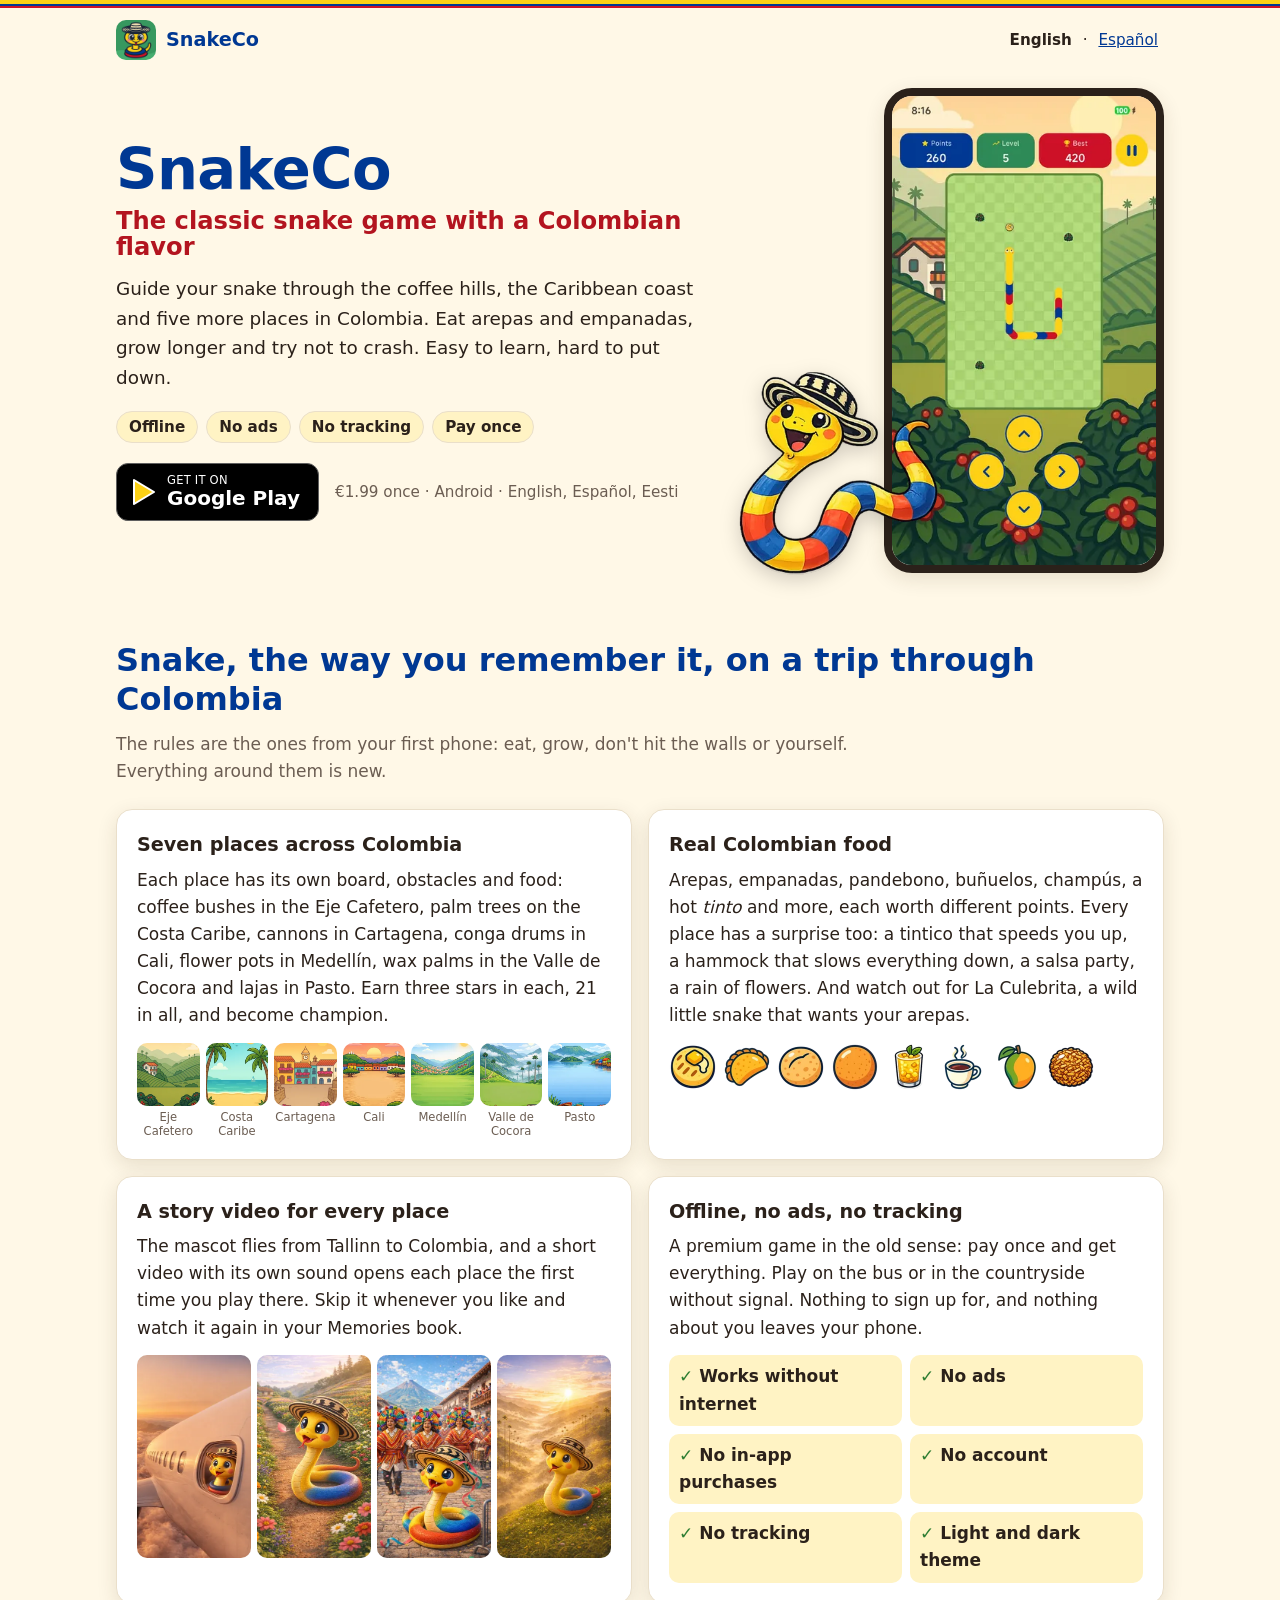
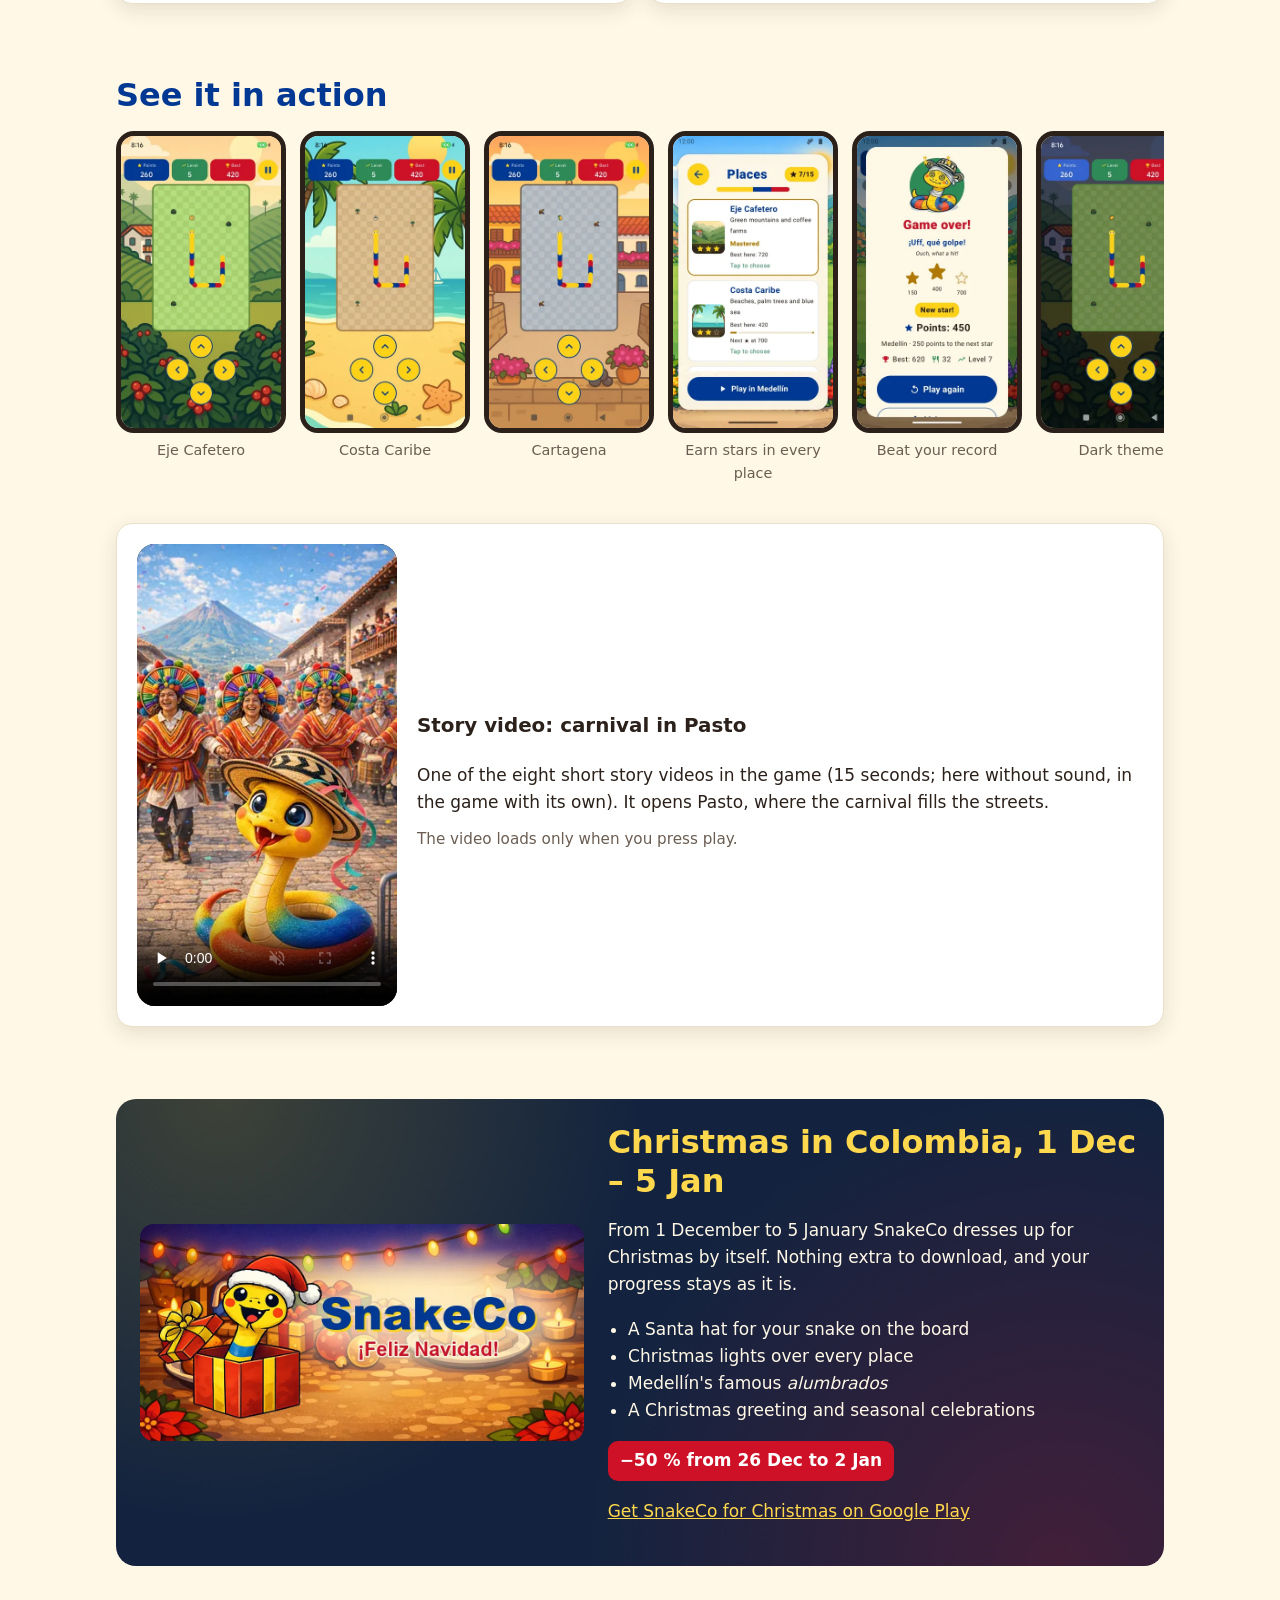
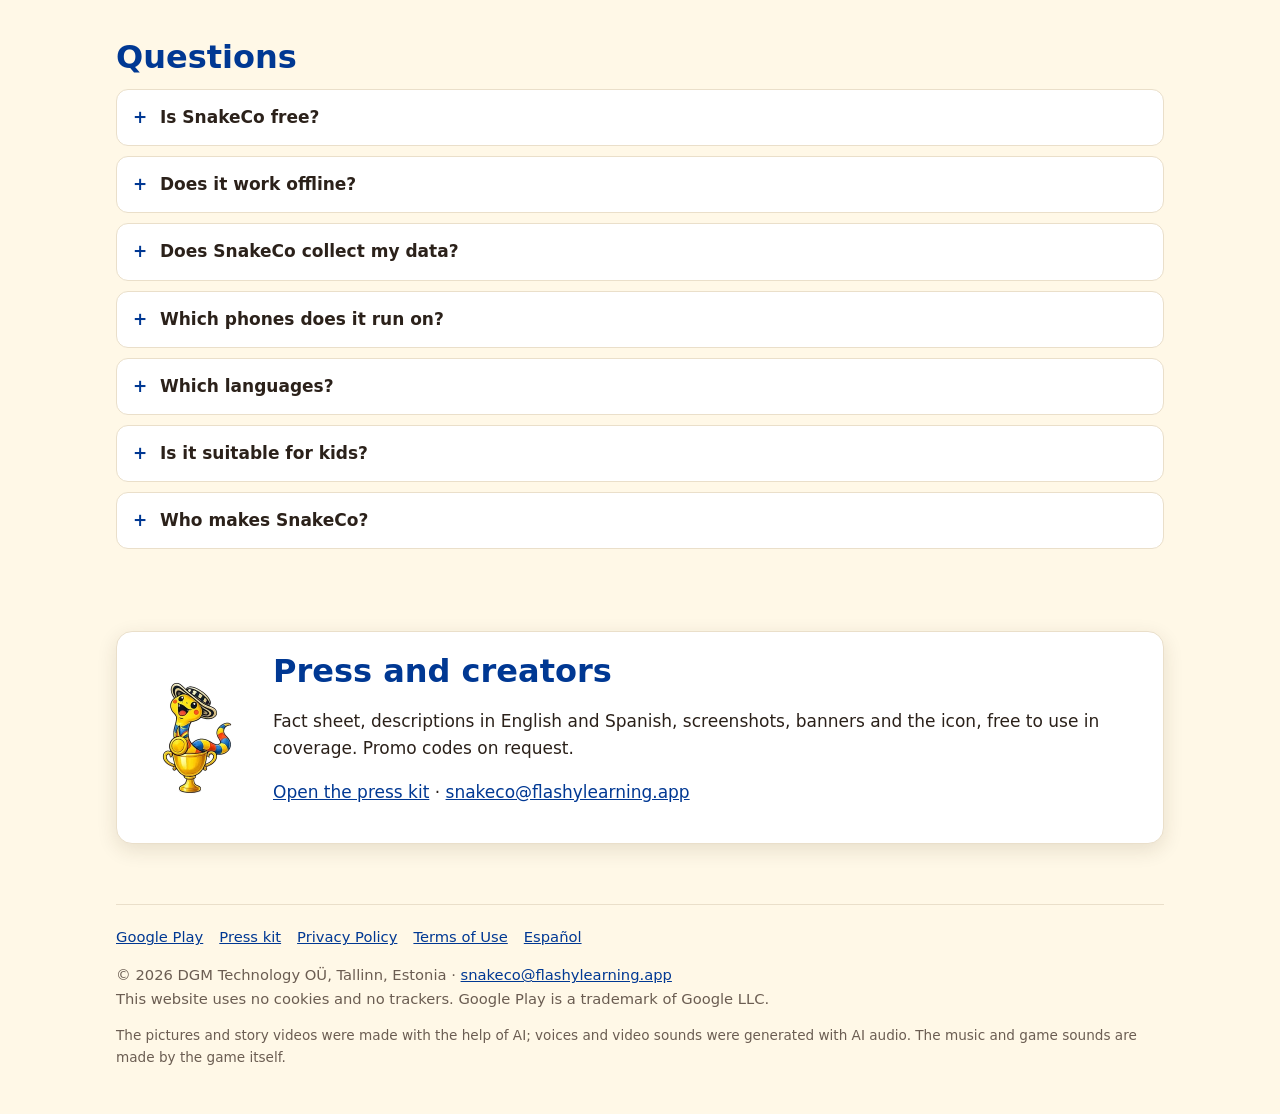
<file: index.html>
<!doctype html>
<html lang="en">
<head>
  <meta charset="utf-8">
  <meta name="viewport" content="width=device-width, initial-scale=1">
  <title>SnakeCo: Snake Game Colombia · classic snake for Android, offline, no ads</title>
  <meta name="description" content="SnakeCo is the classic snake game with a Colombian flavor: seven places, regional foods and story videos. Offline, no ads, no tracking. €1.99 once on Google Play.">
  <link rel="canonical" href="https://snakeco.flashylearning.app/">
  <link rel="alternate" hreflang="en" href="https://snakeco.flashylearning.app/">
  <link rel="alternate" hreflang="es" href="https://snakeco.flashylearning.app/es/">
  <link rel="alternate" hreflang="x-default" href="https://snakeco.flashylearning.app/">
  <meta name="theme-color" content="#fff8e7" media="(prefers-color-scheme: light)">
  <meta name="theme-color" content="#1d1712" media="(prefers-color-scheme: dark)">
  <link rel="icon" href="icon.png">
  <link rel="apple-touch-icon" href="icon.png">
  <link rel="stylesheet" href="landing.css">
  <link rel="preload" as="image" href="img/run-eje-cafetero.webp">

  <meta property="og:type" content="website">
  <meta property="og:site_name" content="SnakeCo">
  <meta property="og:url" content="https://snakeco.flashylearning.app/">
  <meta property="og:title" content="SnakeCo: the classic snake game with a Colombian flavor">
  <meta property="og:description" content="Seven places across Colombia, regional foods and story videos. Offline, no ads, no tracking. For Android on Google Play.">
  <meta property="og:image" content="https://snakeco.flashylearning.app/img/og-en.jpg">
  <meta property="og:image:width" content="1200">
  <meta property="og:image:height" content="630">
  <meta property="og:image:alt" content="SnakeCo: the yellow-blue-red mascot snake next to a phone showing a snake run in Colombia's coffee region">
  <meta property="og:locale" content="en_US">
  <meta property="og:locale:alternate" content="es_CO">
  <meta name="twitter:card" content="summary_large_image">
  <meta name="twitter:title" content="SnakeCo: the classic snake game with a Colombian flavor">
  <meta name="twitter:description" content="Seven places, regional foods, story videos. Offline, no ads, no tracking. Android.">
  <meta name="twitter:image" content="https://snakeco.flashylearning.app/img/og-en.jpg">

  <script type="application/ld+json">
  {
    "@context": "https://schema.org",
    "@type": ["VideoGame", "MobileApplication"],
    "name": "SnakeCo",
    "alternateName": "SnakeCo: Snake Game Colombia",
    "description": "The classic snake game with a Colombian flavor: seven places across Colombia, regional foods, story videos and a Memories book. Offline, no ads, no tracking.",
    "url": "https://snakeco.flashylearning.app/",
    "image": "https://snakeco.flashylearning.app/img/og-en.jpg",
    "screenshot": [
      "https://snakeco.flashylearning.app/img/run-eje-cafetero.webp",
      "https://snakeco.flashylearning.app/img/run-costa-caribe.webp",
      "https://snakeco.flashylearning.app/img/places-en.webp"
    ],
    "applicationCategory": "GameApplication",
    "applicationSubCategory": "Arcade",
    "genre": ["Arcade", "Casual", "Snake"],
    "gamePlatform": "Android",
    "operatingSystem": "Android",
    "playMode": "SinglePlayer",
    "inLanguage": ["en", "es", "et"],
    "contentRating": "13+",
    "installUrl": "https://play.google.com/store/apps/details?id=com.dgm.snakeco.game",
    "sameAs": "https://play.google.com/store/apps/details?id=com.dgm.snakeco.game",
    "offers": { "@type": "Offer", "price": "1.99", "priceCurrency": "EUR", "availability": "https://schema.org/InStock" },
    "author": { "@type": "Organization", "name": "DGM Technology OÜ", "address": "Tallinn, Estonia", "email": "snakeco@flashylearning.app" },
    "publisher": { "@type": "Organization", "name": "DGM Technology OÜ" }
  }
  </script>
</head>
<body>
<a class="skip" href="#main">Skip to content</a>
<div class="flag"></div>
<div class="wrap">
  <header class="top">
    <a class="brand" href="./"><img src="icon.png" alt="" width="40" height="40"><span>SnakeCo</span></a>
    <nav class="lang" aria-label="Language"><strong aria-current="page">English</strong> · <a href="es/" hreflang="es" lang="es">Español</a></nav>
  </header>

  <main id="main">
    <div class="hero">
      <div>
        <h1>SnakeCo<span>The classic snake game with a Colombian flavor</span></h1>
        <p class="lead">Guide your snake through the coffee hills, the Caribbean coast and five more places in Colombia. Eat arepas and empanadas, grow longer and try not to crash. Easy to learn, hard to put down.</p>
        <ul class="chips" aria-label="Highlights">
          <li>Offline</li><li>No ads</li><li>No tracking</li><li>Pay once</li>
        </ul>
        <div class="cta">
          <a class="play" href="https://play.google.com/store/apps/details?id=com.dgm.snakeco.game&amp;referrer=utm_source%3Dsite%26utm_medium%3Dweb%26utm_campaign%3Dlanding%26utm_content%3Den_hero">
            <svg width="26" height="28" viewBox="0 0 26 28" aria-hidden="true"><path d="M3 2l20 12L3 26z" fill="#fcd116" stroke="#fff" stroke-width="2" stroke-linejoin="round"/></svg>
            <span><small>GET IT ON</small><b>Google Play</b></span>
          </a>
          <span class="price">€1.99 once · Android · English, Español, Eesti</span>
        </div>
      </div>
      <div class="hero-art">
        <img class="phone" src="img/run-eje-cafetero.webp" width="360" height="640" alt="A SnakeCo run in the Eje Cafetero: a yellow, blue and red snake on a board among coffee bushes">
        <img class="mascot" src="img/mascot.webp" width="320" height="320" alt="The SnakeCo mascot, a smiling snake in a sombrero vueltiao">
      </div>
    </div>

    <section id="features" aria-labelledby="features-h">
      <h2 id="features-h">Snake, the way you remember it, on a trip through Colombia</h2>
      <p class="sub">The rules are the ones from your first phone: eat, grow, don't hit the walls or yourself. Everything around them is new.</p>
      <div class="features">
        <article class="card">
          <h3>Seven places across Colombia</h3>
          <p>Each place has its own board, obstacles and food: coffee bushes in the Eje Cafetero, palm trees on the Costa Caribe, cannons in Cartagena, conga drums in Cali, flower pots in Medellín, wax palms in the Valle de Cocora and lajas in Pasto. Earn three stars in each, 21 in all, and become champion.</p>
          <ul class="places">
            <li><img src="img/place-coffee.webp" width="240" height="240" alt="" loading="lazy">Eje Cafetero</li>
            <li><img src="img/place-caribe.webp" width="240" height="240" alt="" loading="lazy">Costa Caribe</li>
            <li><img src="img/place-cartagena.webp" width="240" height="240" alt="" loading="lazy">Cartagena</li>
            <li><img src="img/place-cali.webp" width="240" height="240" alt="" loading="lazy">Cali</li>
            <li><img src="img/place-medellin.webp" width="240" height="240" alt="" loading="lazy">Medellín</li>
            <li><img src="img/place-cocora.webp" width="240" height="240" alt="" loading="lazy">Valle de Cocora</li>
            <li><img src="img/place-pasto.webp" width="240" height="240" alt="" loading="lazy">Pasto</li>
          </ul>
        </article>
        <article class="card">
          <h3>Real Colombian food</h3>
          <p>Arepas, empanadas, pandebono, buñuelos, champús, a hot <em>tinto</em> and more, each worth different points. Every place has a surprise too: a tintico that speeds you up, a hammock that slows everything down, a salsa party, a rain of flowers. And watch out for La Culebrita, a wild little snake that wants your arepas.</p>
          <div class="foods" role="img" aria-label="Food in the game: arepa, empanada, pandebono, buñuelo, champús, tinto, mango, cocada">
            <img src="img/food-arepa.webp" width="96" height="96" alt="" loading="lazy">
            <img src="img/food-empanada.webp" width="96" height="96" alt="" loading="lazy">
            <img src="img/food-pandebono.webp" width="96" height="96" alt="" loading="lazy">
            <img src="img/food-bunuelo.webp" width="96" height="96" alt="" loading="lazy">
            <img src="img/food-champus.webp" width="96" height="96" alt="" loading="lazy">
            <img src="img/food-tinto.webp" width="96" height="96" alt="" loading="lazy">
            <img src="img/food-mango.webp" width="96" height="96" alt="" loading="lazy">
            <img src="img/food-cocada.webp" width="96" height="96" alt="" loading="lazy">
          </div>
        </article>
        <article class="card">
          <h3>A story video for every place</h3>
          <p>The mascot flies from Tallinn to Colombia, and a short video with its own sound opens each place the first time you play there. Skip it whenever you like and watch it again in your Memories book.</p>
          <div class="stories">
            <img src="img/story-tallinn.webp" width="300" height="533" alt="Story video still: the mascot looks out of a plane window above the clouds" loading="lazy">
            <img src="img/story-medellin.webp" width="300" height="533" alt="Story video still: the mascot on a flower trail near Medellín" loading="lazy">
            <img src="img/story-pasto.webp" width="300" height="533" alt="Story video still: the mascot at the Pasto carnival" loading="lazy">
            <img src="img/story-cocora.webp" width="300" height="533" alt="Story video still: the mascot at sunrise over the Valle de Cocora" loading="lazy">
          </div>
        </article>
        <article class="card">
          <h3>Offline, no ads, no tracking</h3>
          <p>A premium game in the old sense: pay once and get everything. Play on the bus or in the countryside without signal. Nothing to sign up for, and nothing about you leaves your phone.</p>
          <ul class="badges">
            <li>Works without internet</li><li>No ads</li><li>No in-app purchases</li><li>No account</li><li>No tracking</li><li>Light and dark theme</li>
          </ul>
        </article>
      </div>
    </section>

    <section id="screens" aria-labelledby="screens-h">
      <h2 id="screens-h">See it in action</h2>
      <div class="shots" tabindex="0" aria-label="Screenshots, scroll sideways">
        <figure><img src="img/run-eje-cafetero.webp" width="360" height="640" alt="Snake run in the Eje Cafetero" loading="lazy"><figcaption>Eje Cafetero</figcaption></figure>
        <figure><img src="img/run-costa-caribe.webp" width="360" height="640" alt="Snake run on the Costa Caribe beach" loading="lazy"><figcaption>Costa Caribe</figcaption></figure>
        <figure><img src="img/run-cartagena.webp" width="360" height="640" alt="Snake run on Cartagena's walls" loading="lazy"><figcaption>Cartagena</figcaption></figure>
        <figure><img src="img/places-en.webp" width="360" height="640" alt="Places screen with stars earned in each place" loading="lazy"><figcaption>Earn stars in every place</figcaption></figure>
        <figure><img src="img/game-over-en.webp" width="360" height="640" alt="Game over screen with a new star and the score" loading="lazy"><figcaption>Beat your record</figcaption></figure>
        <figure><img src="img/run-dark.webp" width="360" height="640" alt="Snake run in the dark theme" loading="lazy"><figcaption>Dark theme</figcaption></figure>
        <figure><img src="press/img/culebrita-chase.gif" width="260" height="390" alt="Animation: La Culebrita, a small wild snake, races the player to the food" loading="lazy"><figcaption>La Culebrita wants your food</figcaption></figure>
      </div>
      <div class="video card">
        <video controls muted preload="none" playsinline poster="img/story-pasto.webp" width="720" height="1280" aria-describedby="video-d">
          <source src="img/story-pasto.mp4" type="video/mp4">
        </video>
        <div id="video-d">
          <h3>Story video: carnival in Pasto</h3>
          <p>One of the eight short story videos in the game (15 seconds; here without sound, in the game with its own). It opens Pasto, where the carnival fills the streets.</p>
          <p class="price">The video loads only when you press play.</p>
        </div>
      </div>
    </section>

    <!-- XMAS-2026 START: Christmas section, remove this block on 6 Jan 2027 (it also hides itself from that date) -->
    <section id="christmas" data-until="2027-01-06" aria-labelledby="xmas-h">
      <div class="xmas">
        <img class="banner" src="img/xmas-banner.webp" width="1024" height="500" alt="The SnakeCo mascot in a Santa hat popping out of a gift box, with Christmas lights" loading="lazy">
        <div>
          <h2 id="xmas-h">Christmas in Colombia, 1 Dec – 5 Jan</h2>
          <p>From 1 December to 5 January SnakeCo dresses up for Christmas by itself. Nothing extra to download, and your progress stays as it is.</p>
          <ul>
            <li>A Santa hat for your snake on the board</li>
            <li>Christmas lights over every place</li>
            <li>Medellín's famous <em>alumbrados</em></li>
            <li>A Christmas greeting and seasonal celebrations</li>
          </ul>
          <p><span class="sale">−50 % from 26 Dec to 2 Jan</span></p>
          <p><a href="https://play.google.com/store/apps/details?id=com.dgm.snakeco.game&amp;referrer=utm_source%3Dsite%26utm_medium%3Dweb%26utm_campaign%3Dxmas2026%26utm_content%3Den_xmas">Get SnakeCo for Christmas on Google Play</a></p>
        </div>
      </div>
    </section>
    <!-- XMAS-2026 END -->

    <section id="faq" class="faq" aria-labelledby="faq-h">
      <h2 id="faq-h">Questions</h2>
      <details><summary>Is SnakeCo free?</summary><p>No. SnakeCo costs €1.99 once (COP 4,900 in Colombia; Google Play shows the price in your currency). There are no ads and no in-app purchases: you pay once and get every place, video and challenge.</p></details>
      <details><summary>Does it work offline?</summary><p>Yes. Once installed, SnakeCo works without internet. Google Play may check your purchase now and then when you are online.</p></details>
      <details><summary>Does SnakeCo collect my data?</summary><p>No. There is no account, no analytics and no ads. Your scores and settings stay on your phone. Read the <a href="en/privacy.html">privacy policy</a>.</p></details>
      <details><summary>Which phones does it run on?</summary><p>Android phones and tablets through Google Play. An iPhone version is in development, with no date yet.</p></details>
      <details><summary>Which languages?</summary><p>English, Spanish and Estonian. The voice reactions are in Colombian Spanish, and you can switch them off.</p></details>
      <details><summary>Is it suitable for kids?</summary><p>The content is family-friendly. Google Play rates it 13+.</p></details>
      <details><summary>Who makes SnakeCo?</summary><p>DGM Technology OÜ, a one-person indie studio in Tallinn, Estonia, with a big love for Colombia. Write to <a href="mailto:snakeco@flashylearning.app">snakeco@flashylearning.app</a>.</p></details>
    </section>

    <section id="press" aria-labelledby="press-h">
      <div class="press card">
        <img src="img/mascot-champion.webp" width="240" height="240" alt="" loading="lazy">
        <div>
          <h2 id="press-h">Press and creators</h2>
          <p>Fact sheet, descriptions in English and Spanish, screenshots, banners and the icon, free to use in coverage. Promo codes on request.</p>
          <p><a href="press/">Open the press kit</a> · <a href="mailto:snakeco@flashylearning.app">snakeco@flashylearning.app</a></p>
        </div>
      </div>
    </section>
  </main>

  <footer>
    <nav aria-label="Footer">
      <a href="https://play.google.com/store/apps/details?id=com.dgm.snakeco.game&amp;referrer=utm_source%3Dsite%26utm_medium%3Dweb%26utm_campaign%3Dlanding%26utm_content%3Den_footer">Google Play</a>
      <a href="press/">Press kit</a>
      <a href="en/privacy.html">Privacy Policy</a>
      <a href="en/terms.html">Terms of Use</a>
      <a href="es/" hreflang="es" lang="es">Español</a>
    </nav>
    <p>© 2026 DGM Technology OÜ, Tallinn, Estonia · <a href="mailto:snakeco@flashylearning.app">snakeco@flashylearning.app</a><br>
      This website uses no cookies and no trackers. Google Play is a trademark of Google LLC.</p>
    <p class="ai">The pictures and story videos were made with the help of AI; voices and video sounds were generated with AI audio. The music and game sounds are made by the game itself.</p>
  </footer>
</div>
<!-- XMAS-2026: hides the Christmas block from 6 Jan 2027 if it is still in the page -->
<script>
  document.querySelectorAll("[data-until]").forEach(function (el) {
    if (new Date() >= new Date(el.getAttribute("data-until") + "T00:00:00")) el.hidden = true;
  });
</script>
</body>
</html>
</file>
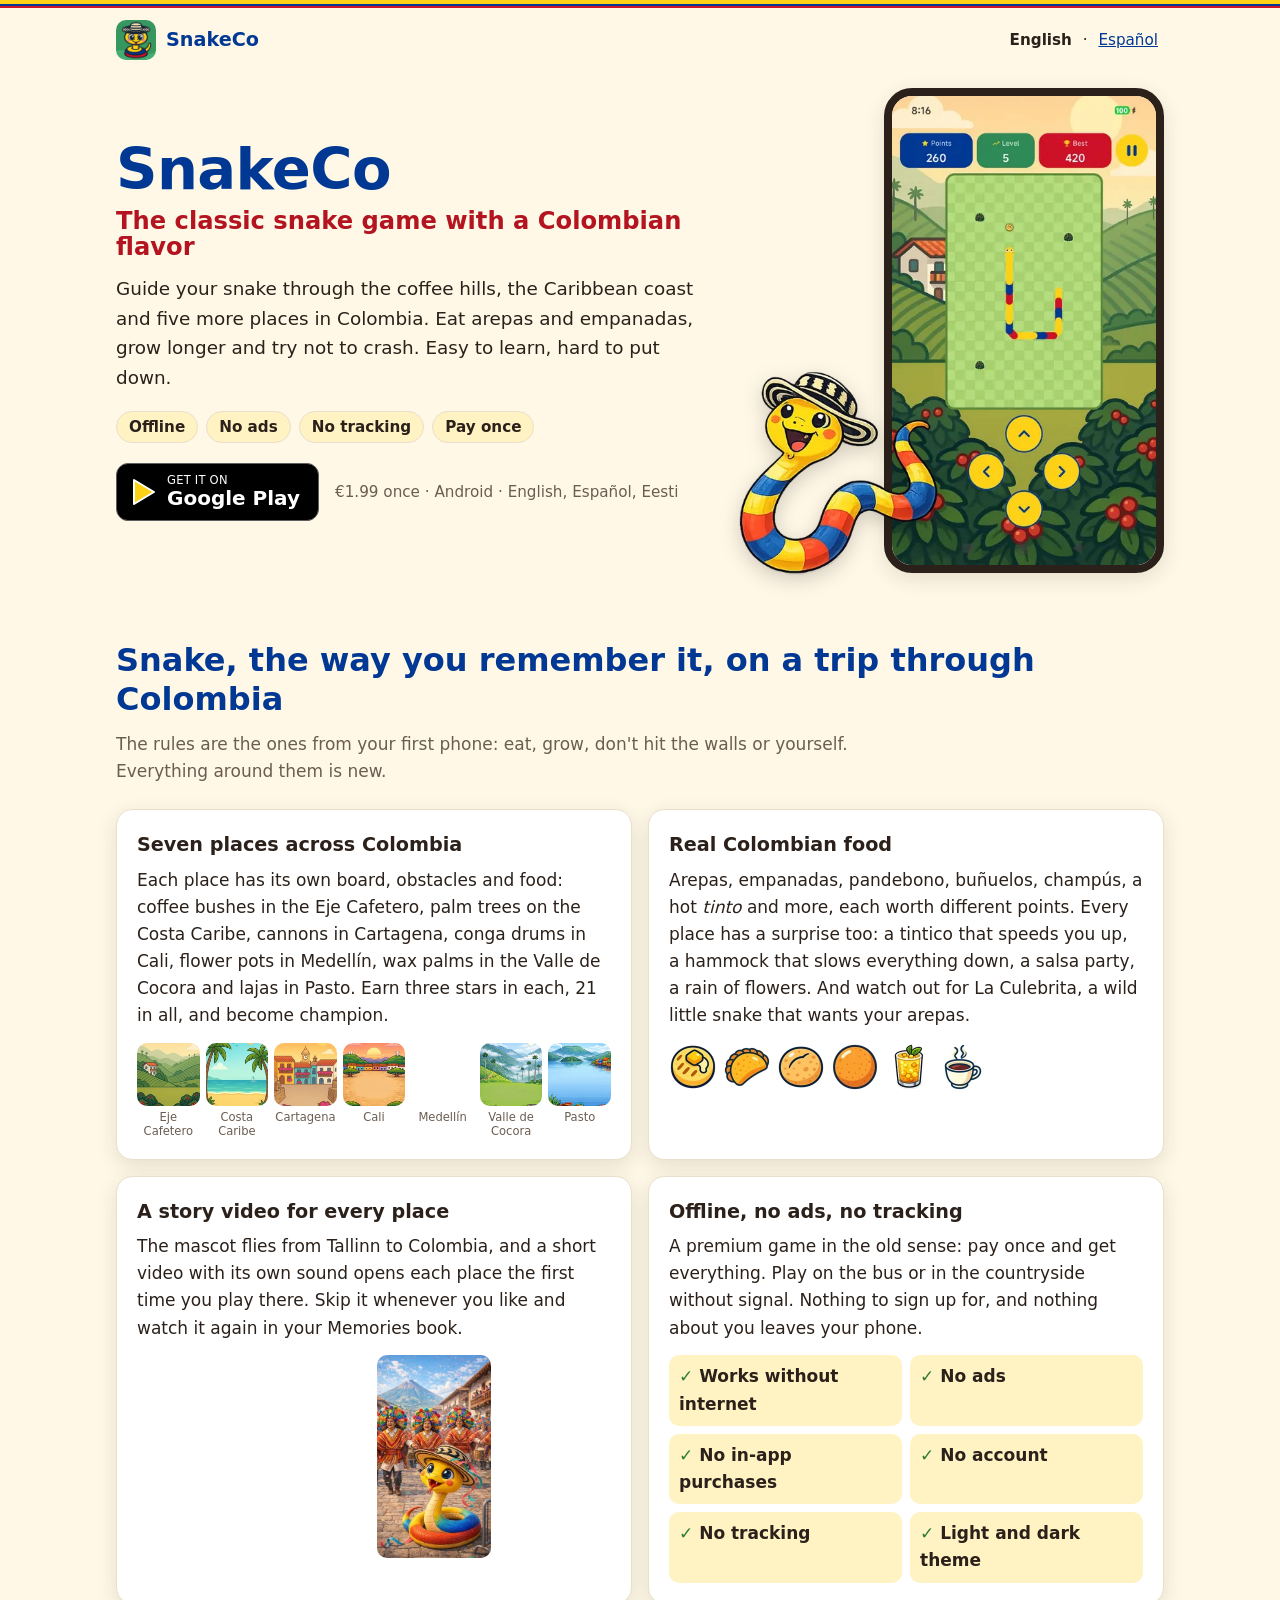
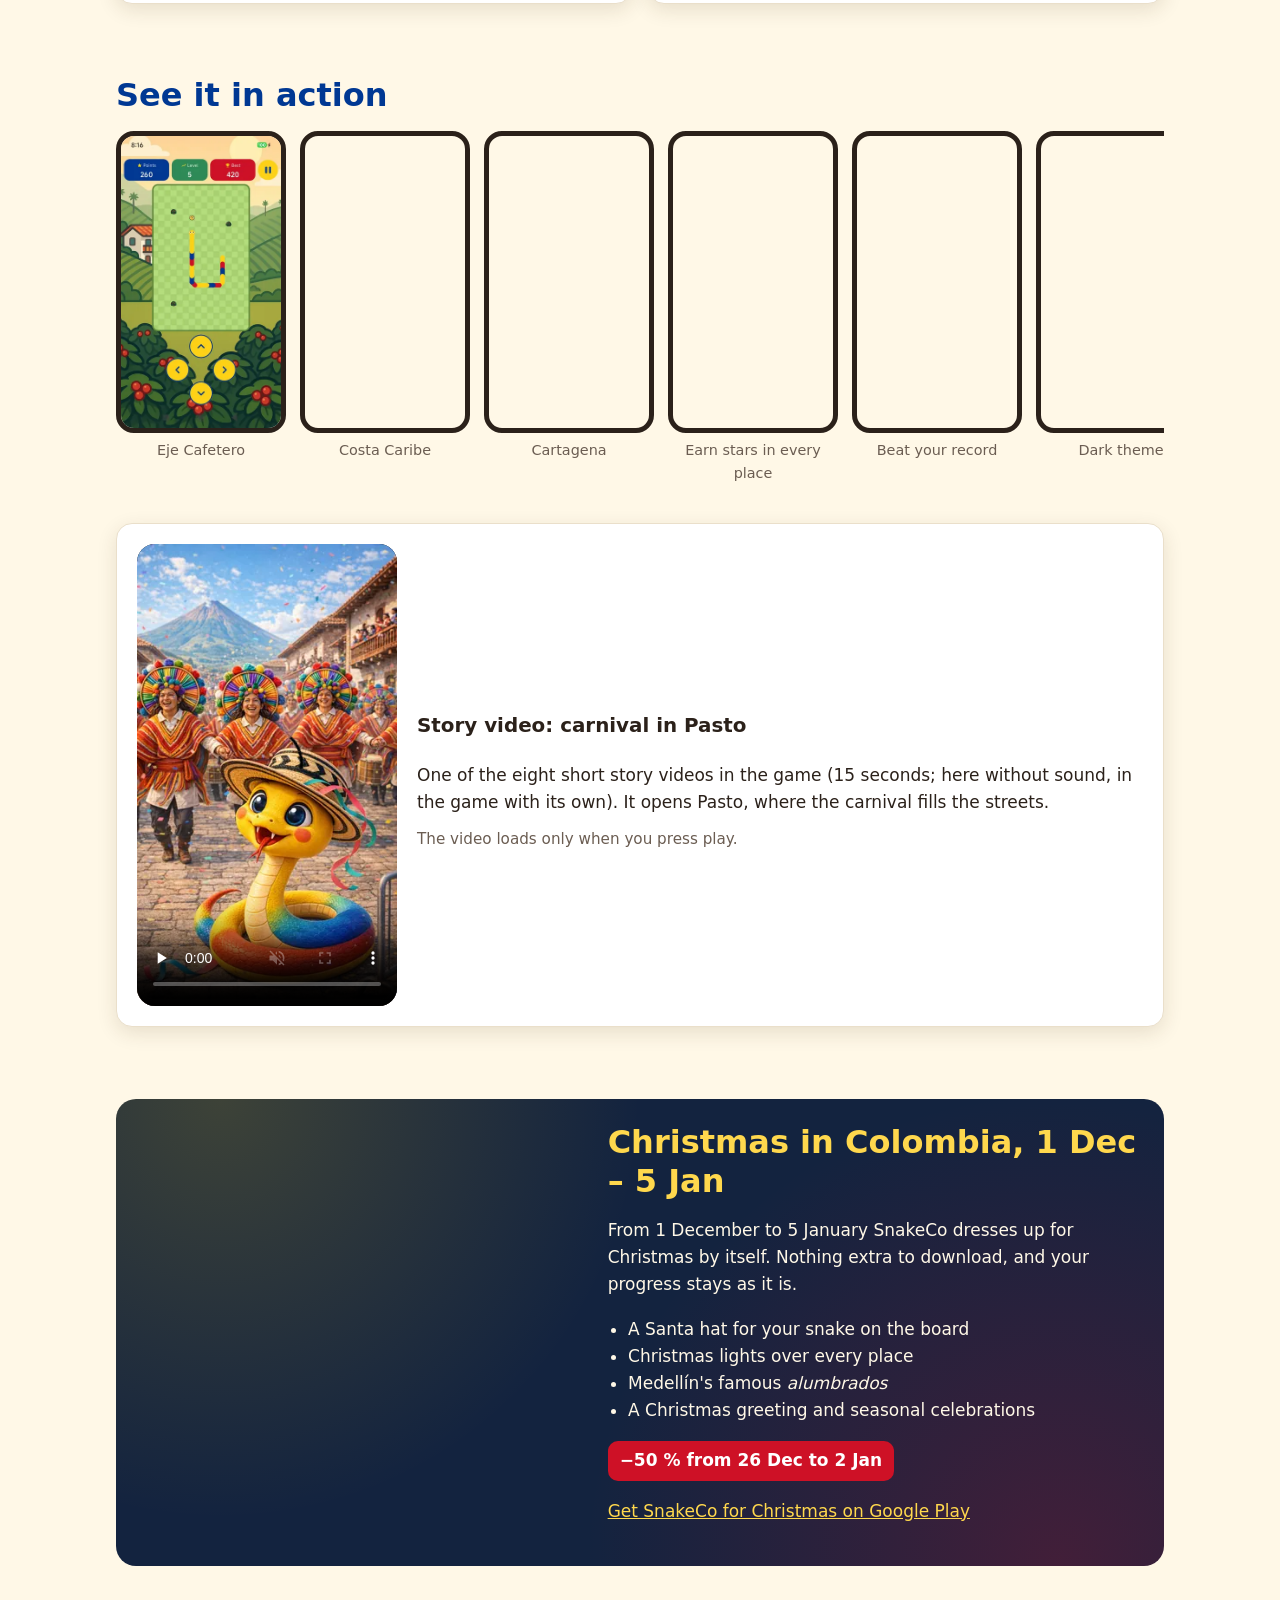
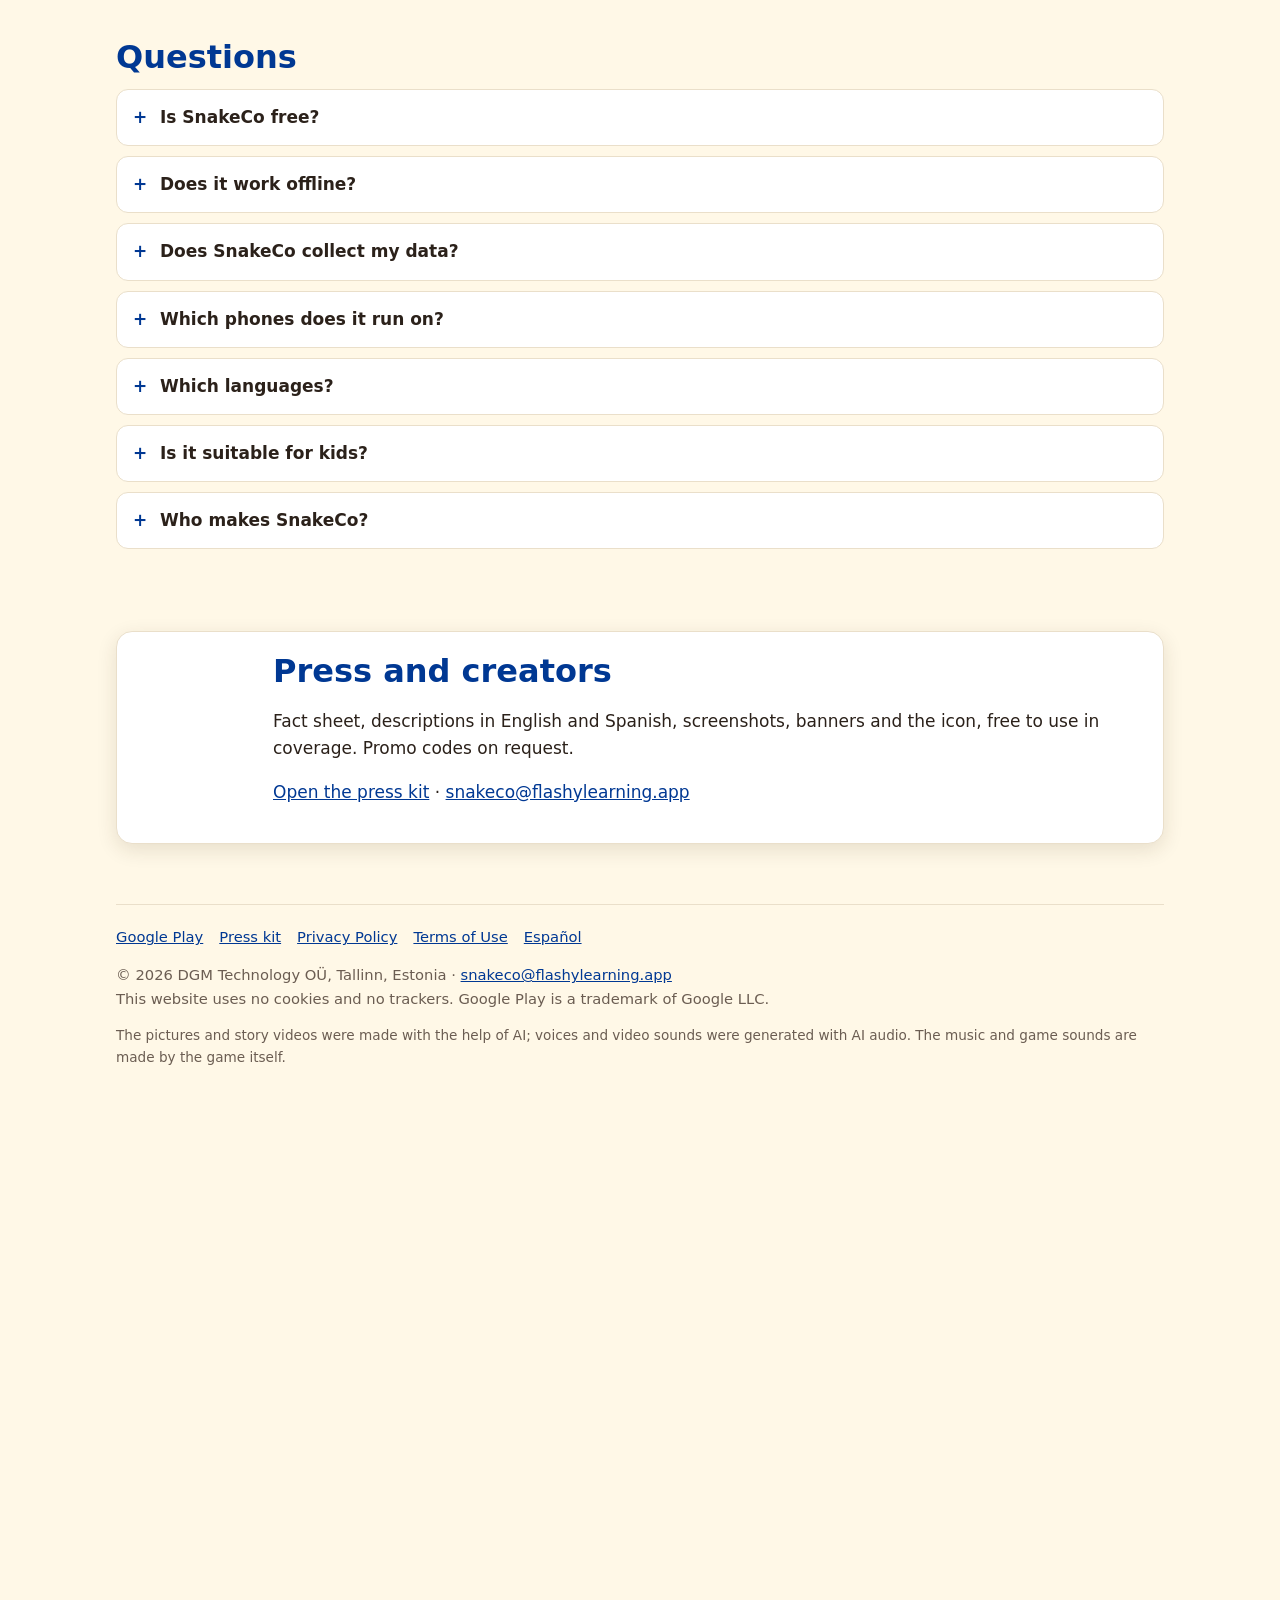
<file: en/index.html>
<!doctype html>
<html lang="en">
<head>
  <meta charset="utf-8">
  <title>SnakeCo</title>
  <link rel="canonical" href="https://snakeco.flashylearning.app/">
  <meta name="robots" content="noindex">
  <meta http-equiv="refresh" content="0; url=../">
</head>
<body><p><a href="../">SnakeCo</a></p></body>
</html>
</file>
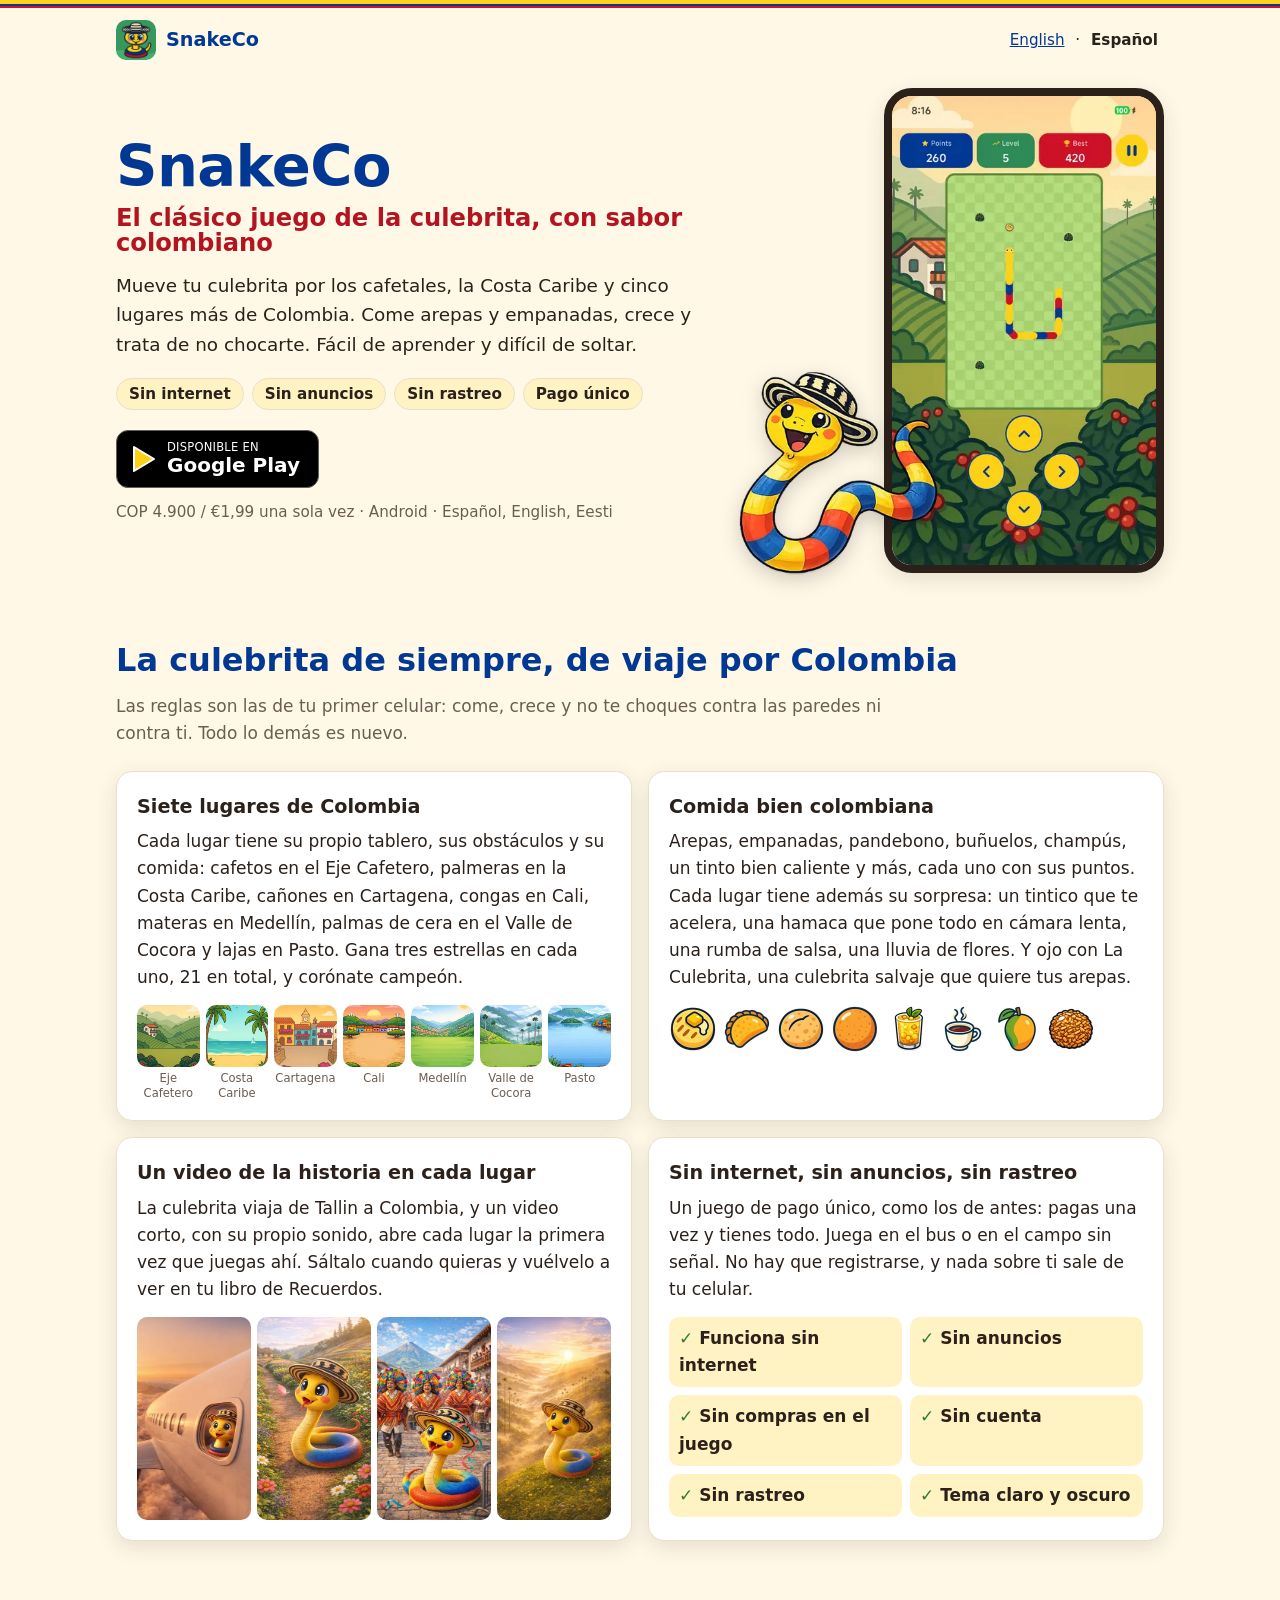
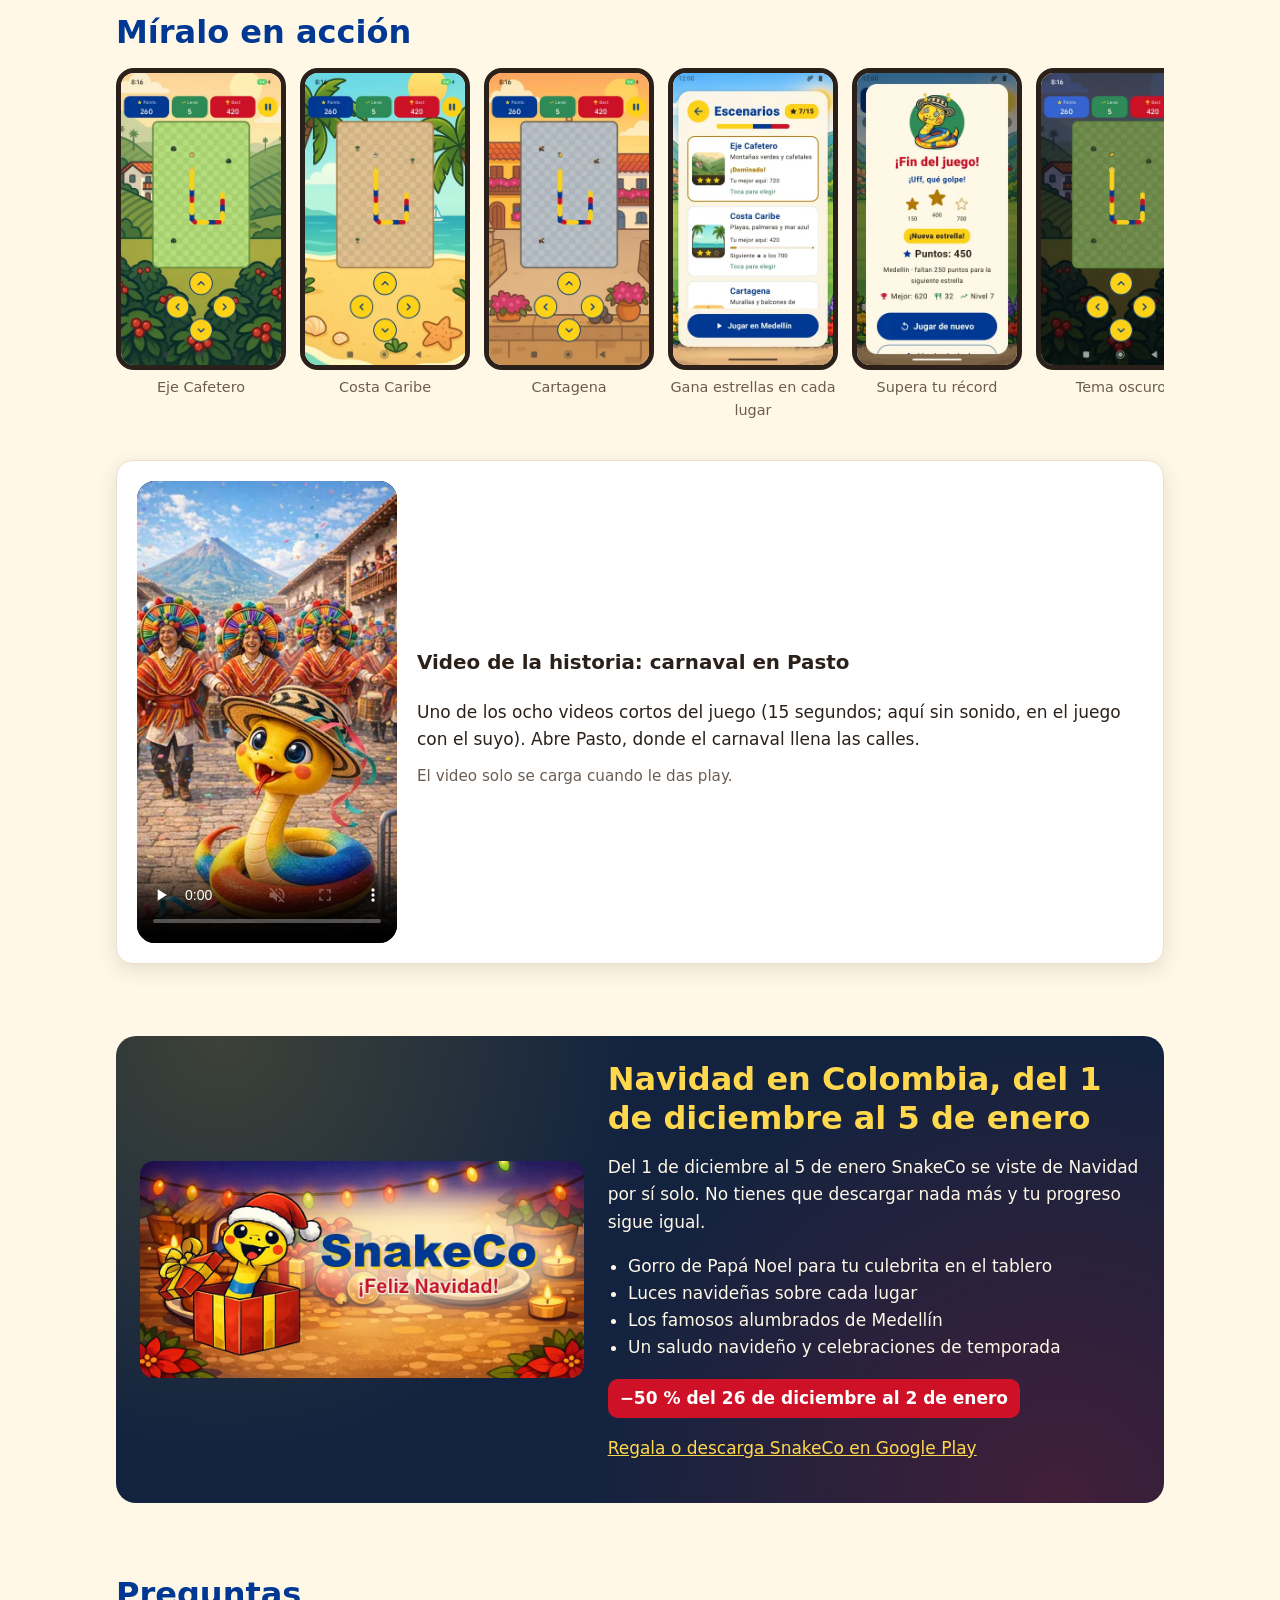
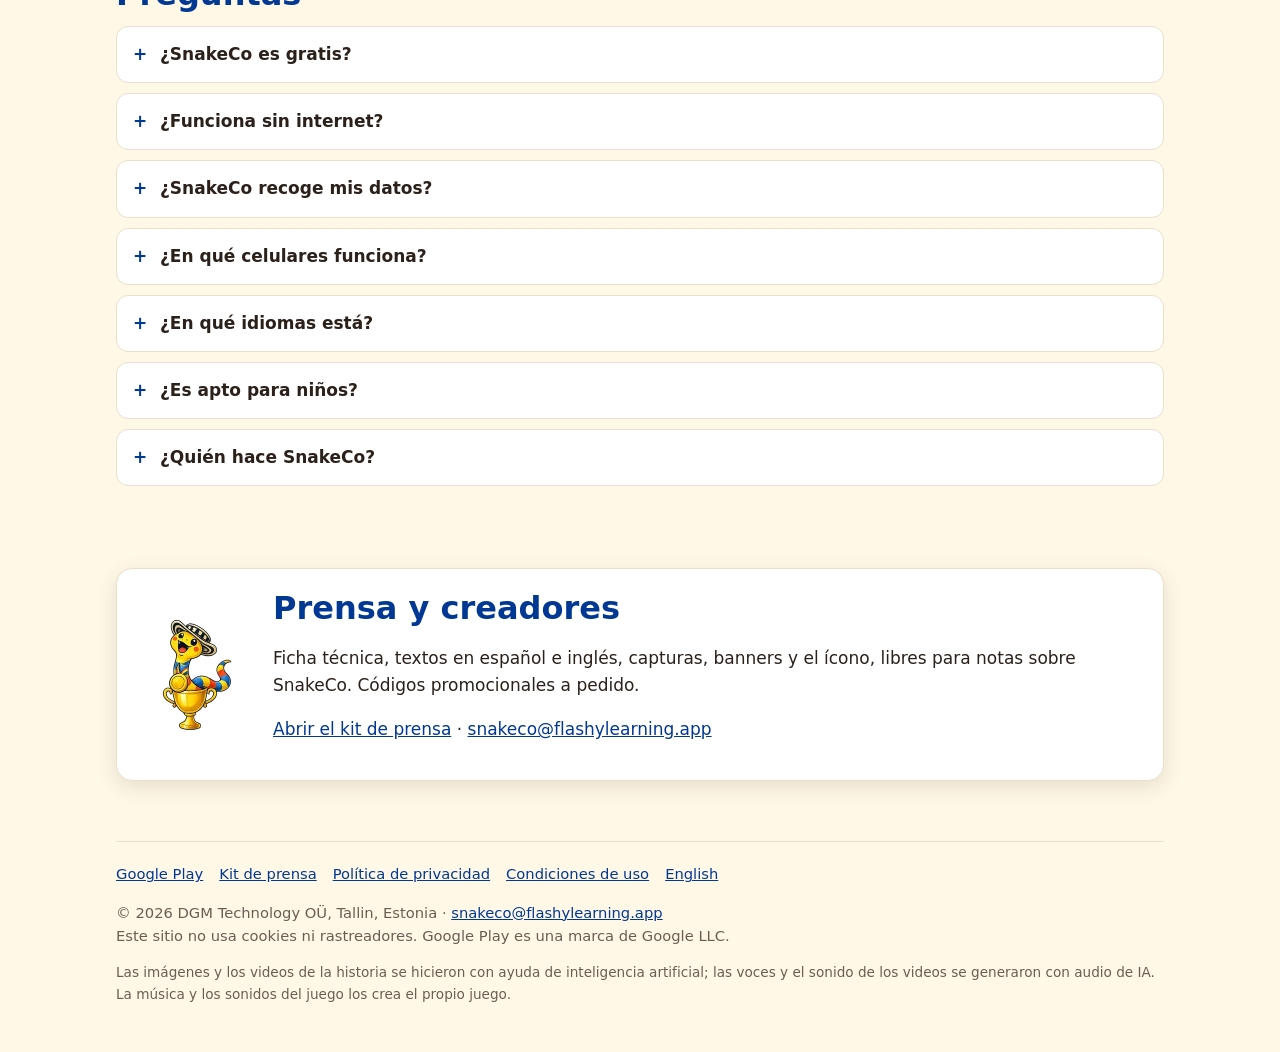
<file: es/index.html>
<!doctype html>
<html lang="es">
<head>
  <meta charset="utf-8">
  <meta name="viewport" content="width=device-width, initial-scale=1">
  <title>SnakeCo: Juego de la Culebrita · el juego de la serpiente con sabor colombiano</title>
  <meta name="description" content="SnakeCo es el clásico juego de la culebrita (el juego de la serpiente) con sabor colombiano: siete lugares, comida típica y videos. Sin internet, sin anuncios, sin rastreo. Android.">
  <link rel="canonical" href="https://snakeco.flashylearning.app/es/">
  <link rel="alternate" hreflang="en" href="https://snakeco.flashylearning.app/">
  <link rel="alternate" hreflang="es" href="https://snakeco.flashylearning.app/es/">
  <link rel="alternate" hreflang="x-default" href="https://snakeco.flashylearning.app/">
  <meta name="theme-color" content="#fff8e7" media="(prefers-color-scheme: light)">
  <meta name="theme-color" content="#1d1712" media="(prefers-color-scheme: dark)">
  <link rel="icon" href="../icon.png">
  <link rel="apple-touch-icon" href="../icon.png">
  <link rel="stylesheet" href="../landing.css">
  <link rel="preload" as="image" href="../img/run-eje-cafetero.webp">

  <meta property="og:type" content="website">
  <meta property="og:site_name" content="SnakeCo">
  <meta property="og:url" content="https://snakeco.flashylearning.app/es/">
  <meta property="og:title" content="SnakeCo: el juego de la culebrita con sabor colombiano">
  <meta property="og:description" content="Siete lugares de Colombia, comida típica y videos de la historia. Sin internet, sin anuncios, sin rastreo. Para Android en Google Play.">
  <meta property="og:image" content="https://snakeco.flashylearning.app/img/og-es.jpg">
  <meta property="og:image:width" content="1200">
  <meta property="og:image:height" content="630">
  <meta property="og:image:alt" content="SnakeCo: la culebrita mascota amarilla, azul y roja junto a un celular con una partida en el Eje Cafetero">
  <meta property="og:locale" content="es_CO">
  <meta property="og:locale:alternate" content="en_US">
  <meta name="twitter:card" content="summary_large_image">
  <meta name="twitter:title" content="SnakeCo: el juego de la culebrita con sabor colombiano">
  <meta name="twitter:description" content="Siete lugares, comida típica, videos de la historia. Sin internet, sin anuncios, sin rastreo. Android.">
  <meta name="twitter:image" content="https://snakeco.flashylearning.app/img/og-es.jpg">

  <script type="application/ld+json">
  {
    "@context": "https://schema.org",
    "@type": ["VideoGame", "MobileApplication"],
    "name": "SnakeCo",
    "alternateName": ["SnakeCo: Juego de la Culebrita", "SnakeCo: Juego de la Serpiente"],
    "description": "El clásico juego de la culebrita con sabor colombiano: siete lugares de Colombia, comida típica, videos de la historia y un libro de Recuerdos. Sin internet, sin anuncios, sin rastreo.",
    "url": "https://snakeco.flashylearning.app/es/",
    "image": "https://snakeco.flashylearning.app/img/og-es.jpg",
    "screenshot": [
      "https://snakeco.flashylearning.app/img/run-eje-cafetero.webp",
      "https://snakeco.flashylearning.app/img/run-costa-caribe.webp",
      "https://snakeco.flashylearning.app/img/places-es.webp"
    ],
    "applicationCategory": "GameApplication",
    "applicationSubCategory": "Arcade",
    "genre": ["Arcade", "Casual", "Snake"],
    "gamePlatform": "Android",
    "operatingSystem": "Android",
    "playMode": "SinglePlayer",
    "inLanguage": ["es", "en", "et"],
    "contentRating": "13+",
    "installUrl": "https://play.google.com/store/apps/details?id=com.dgm.snakeco.game&hl=es",
    "sameAs": "https://play.google.com/store/apps/details?id=com.dgm.snakeco.game",
    "offers": { "@type": "Offer", "price": "1.99", "priceCurrency": "EUR", "availability": "https://schema.org/InStock" },
    "author": { "@type": "Organization", "name": "DGM Technology OÜ", "address": "Tallinn, Estonia", "email": "snakeco@flashylearning.app" },
    "publisher": { "@type": "Organization", "name": "DGM Technology OÜ" }
  }
  </script>
</head>
<body>
<a class="skip" href="#main">Saltar al contenido</a>
<div class="flag"></div>
<div class="wrap">
  <header class="top">
    <a class="brand" href="./"><img src="../icon.png" alt="" width="40" height="40"><span>SnakeCo</span></a>
    <nav class="lang" aria-label="Idioma"><a href="../" hreflang="en" lang="en">English</a> · <strong aria-current="page">Español</strong></nav>
  </header>

  <main id="main">
    <div class="hero">
      <div>
        <h1>SnakeCo<span>El clásico juego de la culebrita, con sabor colombiano</span></h1>
        <p class="lead">Mueve tu culebrita por los cafetales, la Costa Caribe y cinco lugares más de Colombia. Come arepas y empanadas, crece y trata de no chocarte. Fácil de aprender y difícil de soltar.</p>
        <ul class="chips" aria-label="Lo más importante">
          <li>Sin internet</li><li>Sin anuncios</li><li>Sin rastreo</li><li>Pago único</li>
        </ul>
        <div class="cta">
          <a class="play" href="https://play.google.com/store/apps/details?id=com.dgm.snakeco.game&amp;hl=es&amp;referrer=utm_source%3Dsite%26utm_medium%3Dweb%26utm_campaign%3Dlanding%26utm_content%3Des_hero">
            <svg width="26" height="28" viewBox="0 0 26 28" aria-hidden="true"><path d="M3 2l20 12L3 26z" fill="#fcd116" stroke="#fff" stroke-width="2" stroke-linejoin="round"/></svg>
            <span><small>DISPONIBLE EN</small><b>Google Play</b></span>
          </a>
          <span class="price">COP 4.900 / €1,99 una sola vez · Android · Español, English, Eesti</span>
        </div>
      </div>
      <div class="hero-art">
        <img class="phone" src="../img/run-eje-cafetero.webp" width="360" height="640" alt="Partida de SnakeCo en el Eje Cafetero: una culebrita amarilla, azul y roja en un tablero entre cafetos">
        <img class="mascot" src="../img/mascot.webp" width="320" height="320" alt="La mascota de SnakeCo, una culebrita sonriente con sombrero vueltiao">
      </div>
    </div>

    <section id="features" aria-labelledby="features-h">
      <h2 id="features-h">La culebrita de siempre, de viaje por Colombia</h2>
      <p class="sub">Las reglas son las de tu primer celular: come, crece y no te choques contra las paredes ni contra ti. Todo lo demás es nuevo.</p>
      <div class="features">
        <article class="card">
          <h3>Siete lugares de Colombia</h3>
          <p>Cada lugar tiene su propio tablero, sus obstáculos y su comida: cafetos en el Eje Cafetero, palmeras en la Costa Caribe, cañones en Cartagena, congas en Cali, materas en Medellín, palmas de cera en el Valle de Cocora y lajas en Pasto. Gana tres estrellas en cada uno, 21 en total, y corónate campeón.</p>
          <ul class="places">
            <li><img src="../img/place-coffee.webp" width="240" height="240" alt="" loading="lazy">Eje Cafetero</li>
            <li><img src="../img/place-caribe.webp" width="240" height="240" alt="" loading="lazy">Costa Caribe</li>
            <li><img src="../img/place-cartagena.webp" width="240" height="240" alt="" loading="lazy">Cartagena</li>
            <li><img src="../img/place-cali.webp" width="240" height="240" alt="" loading="lazy">Cali</li>
            <li><img src="../img/place-medellin.webp" width="240" height="240" alt="" loading="lazy">Medellín</li>
            <li><img src="../img/place-cocora.webp" width="240" height="240" alt="" loading="lazy">Valle de Cocora</li>
            <li><img src="../img/place-pasto.webp" width="240" height="240" alt="" loading="lazy">Pasto</li>
          </ul>
        </article>
        <article class="card">
          <h3>Comida bien colombiana</h3>
          <p>Arepas, empanadas, pandebono, buñuelos, champús, un tinto bien caliente y más, cada uno con sus puntos. Cada lugar tiene además su sorpresa: un tintico que te acelera, una hamaca que pone todo en cámara lenta, una rumba de salsa, una lluvia de flores. Y ojo con La Culebrita, una culebrita salvaje que quiere tus arepas.</p>
          <div class="foods" role="img" aria-label="Comida del juego: arepa, empanada, pandebono, buñuelo, champús, tinto, mango, cocada">
            <img src="../img/food-arepa.webp" width="96" height="96" alt="" loading="lazy">
            <img src="../img/food-empanada.webp" width="96" height="96" alt="" loading="lazy">
            <img src="../img/food-pandebono.webp" width="96" height="96" alt="" loading="lazy">
            <img src="../img/food-bunuelo.webp" width="96" height="96" alt="" loading="lazy">
            <img src="../img/food-champus.webp" width="96" height="96" alt="" loading="lazy">
            <img src="../img/food-tinto.webp" width="96" height="96" alt="" loading="lazy">
            <img src="../img/food-mango.webp" width="96" height="96" alt="" loading="lazy">
            <img src="../img/food-cocada.webp" width="96" height="96" alt="" loading="lazy">
          </div>
        </article>
        <article class="card">
          <h3>Un video de la historia en cada lugar</h3>
          <p>La culebrita viaja de Tallin a Colombia, y un video corto, con su propio sonido, abre cada lugar la primera vez que juegas ahí. Sáltalo cuando quieras y vuélvelo a ver en tu libro de Recuerdos.</p>
          <div class="stories">
            <img src="../img/story-tallinn.webp" width="300" height="533" alt="Escena del video: la mascota mira por la ventana del avión sobre las nubes" loading="lazy">
            <img src="../img/story-medellin.webp" width="300" height="533" alt="Escena del video: la mascota en un camino de flores cerca de Medellín" loading="lazy">
            <img src="../img/story-pasto.webp" width="300" height="533" alt="Escena del video: la mascota en el carnaval de Pasto" loading="lazy">
            <img src="../img/story-cocora.webp" width="300" height="533" alt="Escena del video: la mascota al amanecer sobre el Valle de Cocora" loading="lazy">
          </div>
        </article>
        <article class="card">
          <h3>Sin internet, sin anuncios, sin rastreo</h3>
          <p>Un juego de pago único, como los de antes: pagas una vez y tienes todo. Juega en el bus o en el campo sin señal. No hay que registrarse, y nada sobre ti sale de tu celular.</p>
          <ul class="badges">
            <li>Funciona sin internet</li><li>Sin anuncios</li><li>Sin compras en el juego</li><li>Sin cuenta</li><li>Sin rastreo</li><li>Tema claro y oscuro</li>
          </ul>
        </article>
      </div>
    </section>

    <section id="screens" aria-labelledby="screens-h">
      <h2 id="screens-h">Míralo en acción</h2>
      <div class="shots" tabindex="0" aria-label="Capturas de pantalla, desliza hacia los lados">
        <figure><img src="../img/run-eje-cafetero.webp" width="360" height="640" alt="Partida en el Eje Cafetero" loading="lazy"><figcaption>Eje Cafetero</figcaption></figure>
        <figure><img src="../img/run-costa-caribe.webp" width="360" height="640" alt="Partida en la playa de la Costa Caribe" loading="lazy"><figcaption>Costa Caribe</figcaption></figure>
        <figure><img src="../img/run-cartagena.webp" width="360" height="640" alt="Partida en las murallas de Cartagena" loading="lazy"><figcaption>Cartagena</figcaption></figure>
        <figure><img src="../img/places-es.webp" width="360" height="640" alt="Pantalla de lugares con las estrellas ganadas en cada uno" loading="lazy"><figcaption>Gana estrellas en cada lugar</figcaption></figure>
        <figure><img src="../img/game-over-es.webp" width="360" height="640" alt="Fin de la partida con una estrella nueva y el puntaje" loading="lazy"><figcaption>Supera tu récord</figcaption></figure>
        <figure><img src="../img/run-dark.webp" width="360" height="640" alt="Partida con el tema oscuro" loading="lazy"><figcaption>Tema oscuro</figcaption></figure>
        <figure><img src="../press/img/culebrita-chase.gif" width="260" height="390" alt="Animación: La Culebrita, una culebrita salvaje, compite con el jugador por la comida" loading="lazy"><figcaption>La Culebrita quiere tu comida</figcaption></figure>
      </div>
      <div class="video card">
        <video controls muted preload="none" playsinline poster="../img/story-pasto.webp" width="720" height="1280" aria-describedby="video-d">
          <source src="../img/story-pasto.mp4" type="video/mp4">
        </video>
        <div id="video-d">
          <h3>Video de la historia: carnaval en Pasto</h3>
          <p>Uno de los ocho videos cortos del juego (15 segundos; aquí sin sonido, en el juego con el suyo). Abre Pasto, donde el carnaval llena las calles.</p>
          <p class="price">El video solo se carga cuando le das play.</p>
        </div>
      </div>
    </section>

    <!-- XMAS-2026 START: sección de Navidad, quitar este bloque el 6 ene 2027 (desde esa fecha también se oculta sola) -->
    <section id="navidad" data-until="2027-01-06" aria-labelledby="xmas-h">
      <div class="xmas">
        <img class="banner" src="../img/xmas-banner.webp" width="1024" height="500" alt="La mascota de SnakeCo con gorro de Papá Noel saliendo de una caja de regalo, con luces navideñas" loading="lazy">
        <div>
          <h2 id="xmas-h">Navidad en Colombia, del 1 de diciembre al 5 de enero</h2>
          <p>Del 1 de diciembre al 5 de enero SnakeCo se viste de Navidad por sí solo. No tienes que descargar nada más y tu progreso sigue igual.</p>
          <ul>
            <li>Gorro de Papá Noel para tu culebrita en el tablero</li>
            <li>Luces navideñas sobre cada lugar</li>
            <li>Los famosos alumbrados de Medellín</li>
            <li>Un saludo navideño y celebraciones de temporada</li>
          </ul>
          <p><span class="sale">−50 % del 26 de diciembre al 2 de enero</span></p>
          <p><a href="https://play.google.com/store/apps/details?id=com.dgm.snakeco.game&amp;hl=es&amp;referrer=utm_source%3Dsite%26utm_medium%3Dweb%26utm_campaign%3Dxmas2026%26utm_content%3Des_xmas">Regala o descarga SnakeCo en Google Play</a></p>
        </div>
      </div>
    </section>
    <!-- XMAS-2026 END -->

    <section id="faq" class="faq" aria-labelledby="faq-h">
      <h2 id="faq-h">Preguntas</h2>
      <details><summary>¿SnakeCo es gratis?</summary><p>No. SnakeCo cuesta COP 4.900 (€1,99) una sola vez; Google Play te muestra el precio en tu moneda. No tiene anuncios ni compras dentro del juego: pagas una vez y tienes todos los lugares, videos y retos.</p></details>
      <details><summary>¿Funciona sin internet?</summary><p>Sí. Una vez instalado, SnakeCo funciona sin internet. Google Play puede revisar tu compra de vez en cuando, cuando tengas conexión.</p></details>
      <details><summary>¿SnakeCo recoge mis datos?</summary><p>No. No hay cuenta, ni analítica, ni anuncios. Tus puntajes y ajustes se quedan en tu celular. Lee la <a href="privacy.html">política de privacidad</a>.</p></details>
      <details><summary>¿En qué celulares funciona?</summary><p>En celulares y tabletas Android, a través de Google Play. Hay una versión para iPhone en desarrollo, todavía sin fecha.</p></details>
      <details><summary>¿En qué idiomas está?</summary><p>Español, inglés y estonio. Las reacciones con voz son en español colombiano y las puedes apagar.</p></details>
      <details><summary>¿Es apto para niños?</summary><p>El contenido es apto para toda la familia. Google Play lo clasifica para mayores de 13 años.</p></details>
      <details><summary>¿Quién hace SnakeCo?</summary><p>DGM Technology OÜ, un estudio independiente de una sola persona en Tallin, Estonia, con mucho cariño por Colombia. Escríbenos a <a href="mailto:snakeco@flashylearning.app">snakeco@flashylearning.app</a>.</p></details>
    </section>

    <section id="prensa" aria-labelledby="press-h">
      <div class="press card">
        <img src="../img/mascot-champion.webp" width="240" height="240" alt="" loading="lazy">
        <div>
          <h2 id="press-h">Prensa y creadores</h2>
          <p>Ficha técnica, textos en español e inglés, capturas, banners y el ícono, libres para notas sobre SnakeCo. Códigos promocionales a pedido.</p>
          <p><a href="../press/#es">Abrir el kit de prensa</a> · <a href="mailto:snakeco@flashylearning.app">snakeco@flashylearning.app</a></p>
        </div>
      </div>
    </section>
  </main>

  <footer>
    <nav aria-label="Pie de página">
      <a href="https://play.google.com/store/apps/details?id=com.dgm.snakeco.game&amp;hl=es&amp;referrer=utm_source%3Dsite%26utm_medium%3Dweb%26utm_campaign%3Dlanding%26utm_content%3Des_footer">Google Play</a>
      <a href="../press/#es">Kit de prensa</a>
      <a href="privacy.html">Política de privacidad</a>
      <a href="terms.html">Condiciones de uso</a>
      <a href="../" hreflang="en" lang="en">English</a>
    </nav>
    <p>© 2026 DGM Technology OÜ, Tallin, Estonia · <a href="mailto:snakeco@flashylearning.app">snakeco@flashylearning.app</a><br>
      Este sitio no usa cookies ni rastreadores. Google Play es una marca de Google LLC.</p>
    <p class="ai">Las imágenes y los videos de la historia se hicieron con ayuda de inteligencia artificial; las voces y el sonido de los videos se generaron con audio de IA. La música y los sonidos del juego los crea el propio juego.</p>
  </footer>
</div>
<!-- XMAS-2026: oculta el bloque de Navidad desde el 6 ene 2027 si sigue en la página -->
<script>
  document.querySelectorAll("[data-until]").forEach(function (el) {
    if (new Date() >= new Date(el.getAttribute("data-until") + "T00:00:00")) el.hidden = true;
  });
</script>
</body>
</html>
</file>
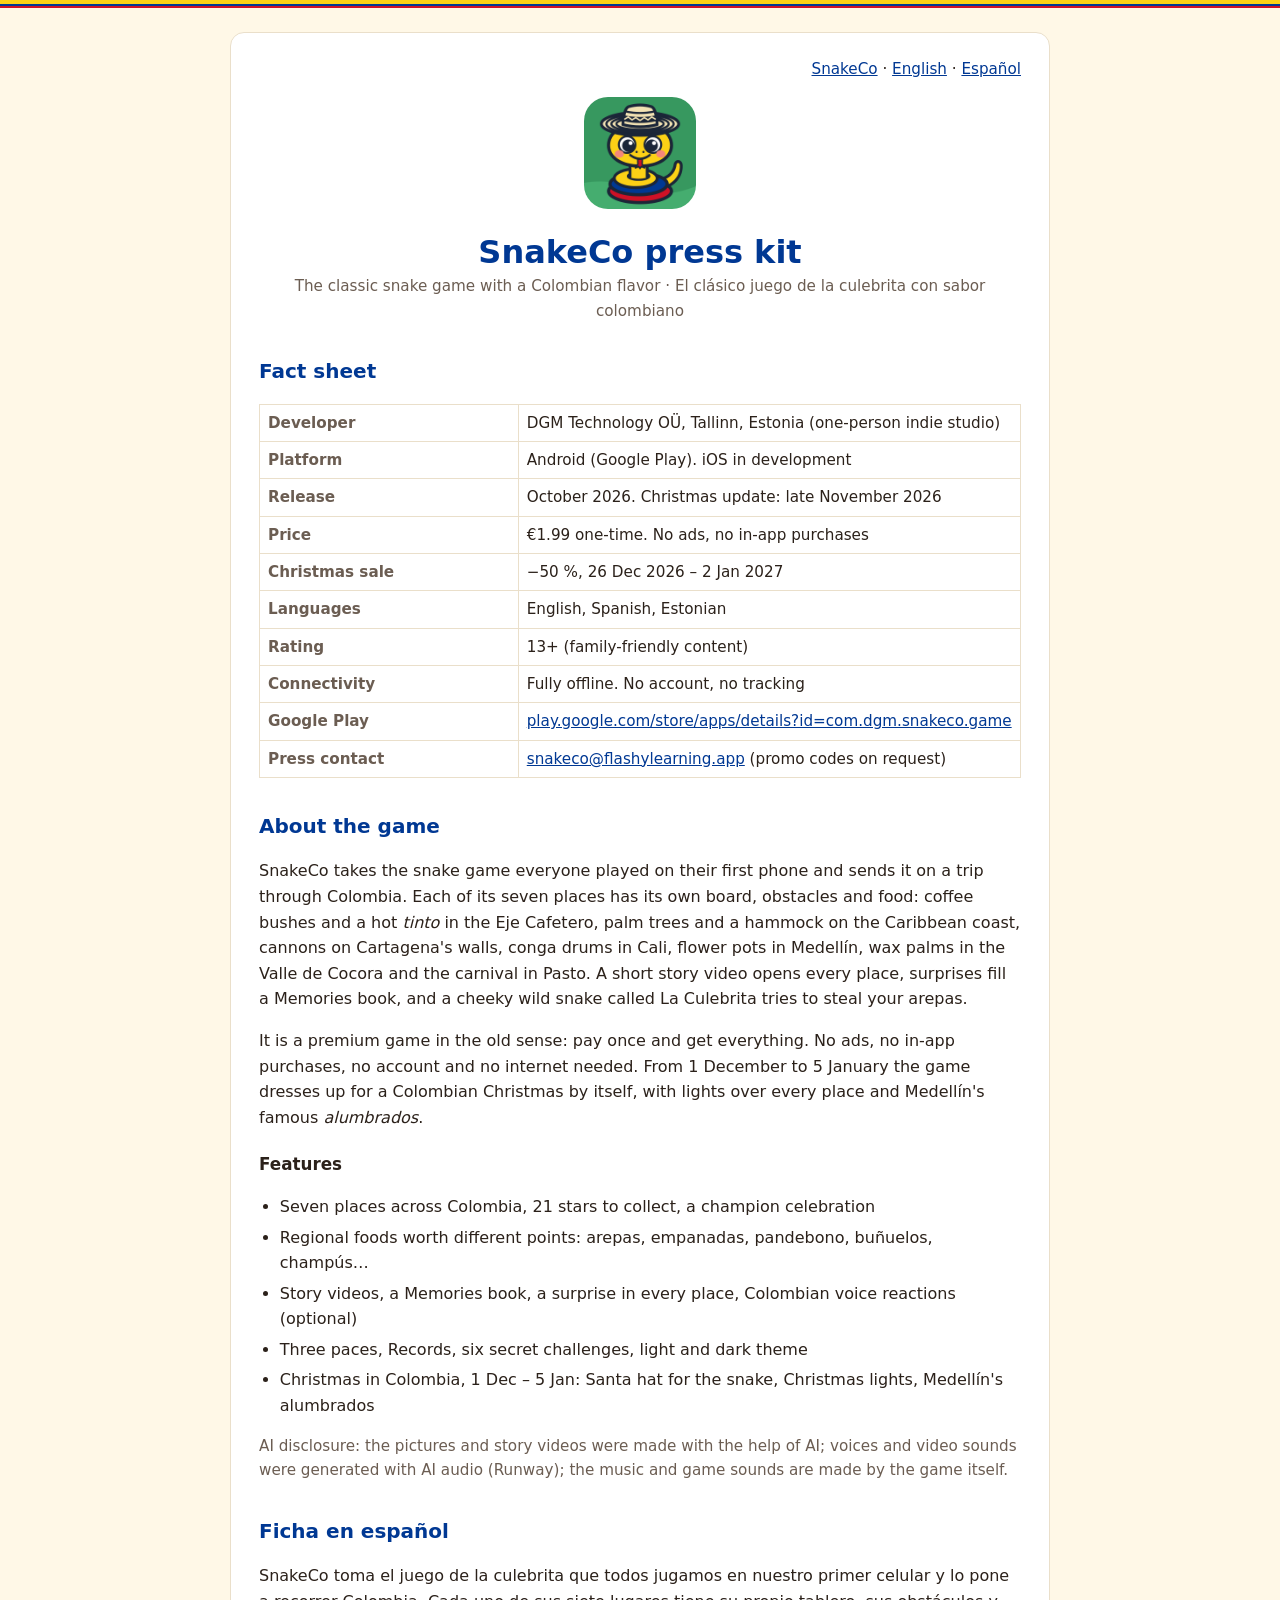
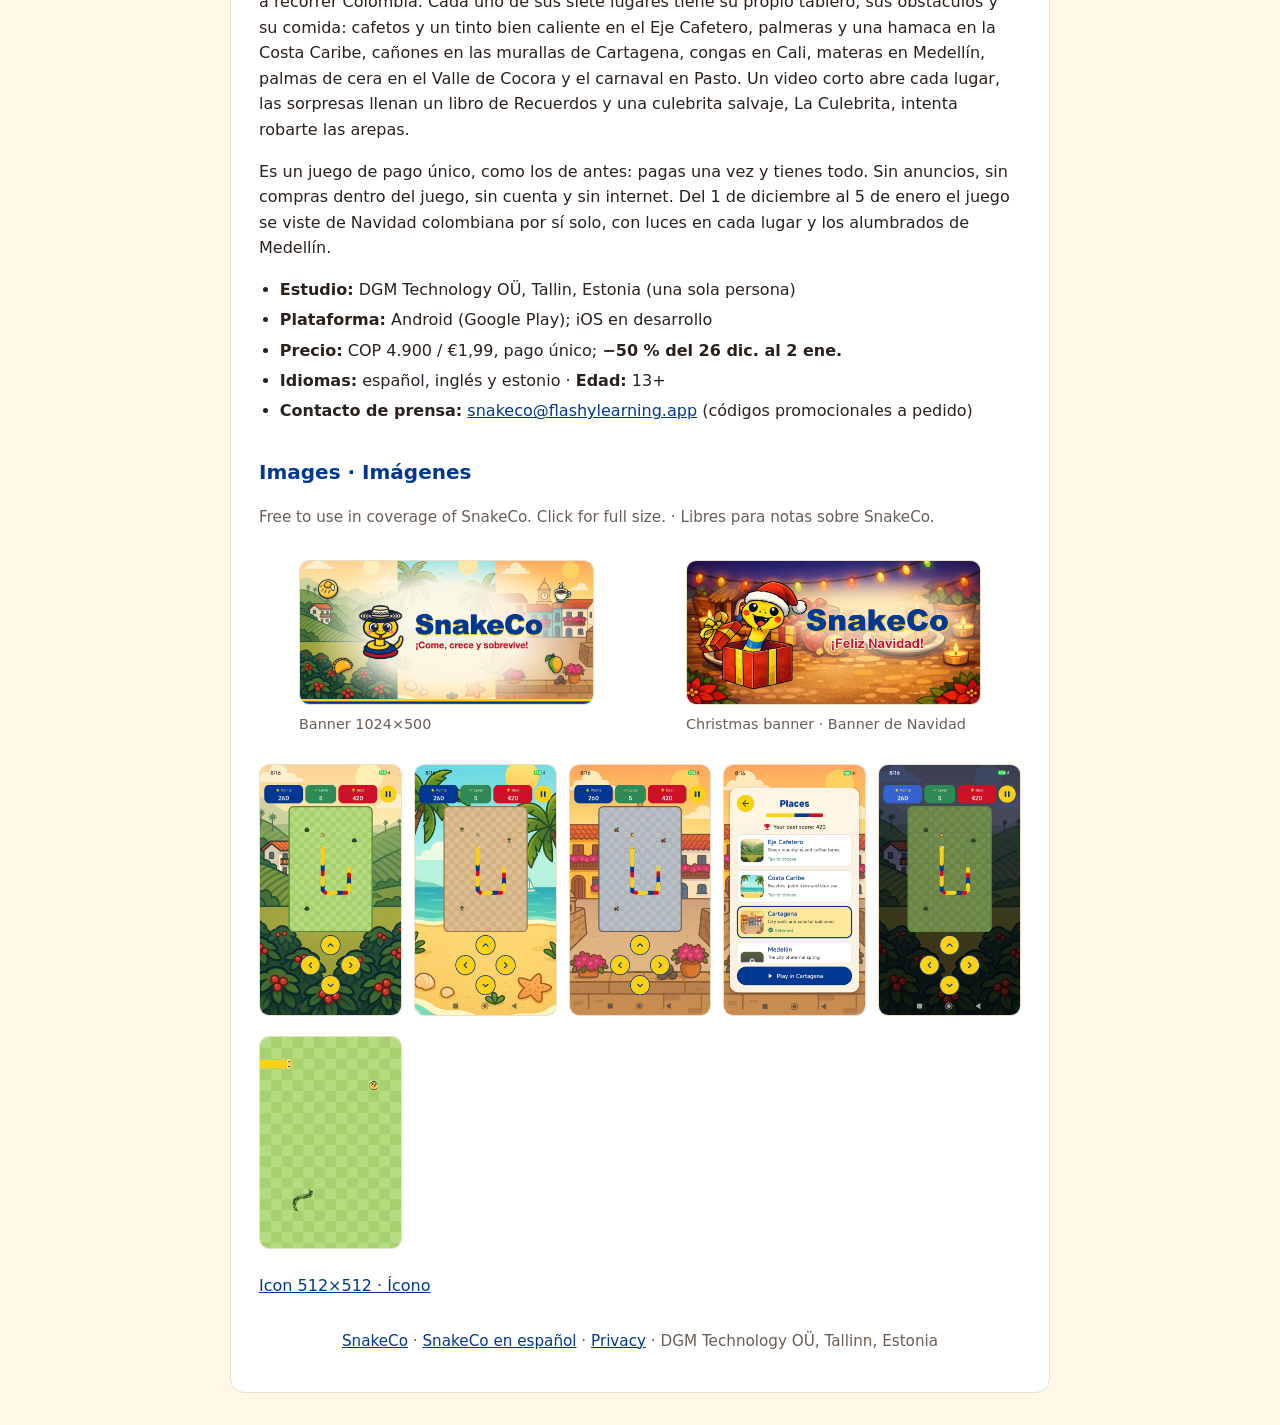
<file: press/index.html>
<!doctype html>
<html lang="en">
<head>
  <meta charset="utf-8">
  <meta name="viewport" content="width=device-width, initial-scale=1">
  <title>SnakeCo press kit</title>
  <meta name="description" content="SnakeCo press kit: fact sheet, descriptions in English and Spanish, screenshots and logos.">
  <link rel="canonical" href="https://snakeco.flashylearning.app/press/">
  <meta property="og:type" content="website">
  <meta property="og:site_name" content="SnakeCo">
  <meta property="og:url" content="https://snakeco.flashylearning.app/press/">
  <meta property="og:title" content="SnakeCo press kit">
  <meta property="og:description" content="Fact sheet, descriptions in English and Spanish, screenshots and logos for SnakeCo, the classic snake game with a Colombian flavor.">
  <meta property="og:image" content="https://snakeco.flashylearning.app/img/og-en.jpg">
  <meta property="og:image:width" content="1200">
  <meta property="og:image:height" content="630">
  <meta name="twitter:card" content="summary_large_image">
  <link rel="icon" href="../icon.png">
  <link rel="stylesheet" href="../style.css">
  <style>
    .facts { width: 100%; border-collapse: collapse; margin: 1em 0; }
    .facts th, .facts td { text-align: left; vertical-align: top; padding: 6px 8px; border-bottom: 1px solid var(--line); }
    .facts th { width: 34%; color: var(--muted); font-weight: 600; }
    .gallery { display: grid; grid-template-columns: repeat(auto-fill, minmax(140px, 1fr)); gap: 12px; }
    .gallery a { display: block; }
    .gallery img { width: 100%; height: auto; border-radius: 10px; border: 1px solid var(--line); }
    .wide { display: grid; grid-template-columns: repeat(auto-fill, minmax(260px, 1fr)); gap: 12px; }
    .wide img { width: 100%; height: auto; border-radius: 10px; border: 1px solid var(--line); }
    figcaption { font-size: 0.9rem; color: var(--muted); }
  </style>
</head>
<body>
<div class="flag"></div>
<main>
  <nav class="lang"><a href="../">SnakeCo</a> · <a href="#en">English</a> · <a href="#es">Español</a></nav>
  <p style="text-align:center"><img src="img/snakeco-icon-512.png" alt="SnakeCo icon" width="112" height="112" style="border-radius:24px"></p>
  <h1 style="text-align:center">SnakeCo press kit</h1>
  <p class="meta" style="text-align:center">The classic snake game with a Colombian flavor · El clásico juego de la culebrita con sabor colombiano</p>

  <h2 id="en">Fact sheet</h2>
  <table class="facts">
    <tr><th>Developer</th><td>DGM Technology OÜ, Tallinn, Estonia (one-person indie studio)</td></tr>
    <tr><th>Platform</th><td>Android (Google Play). iOS in development</td></tr>
    <tr><th>Release</th><td>October 2026. Christmas update: late November 2026</td></tr>
    <tr><th>Price</th><td>€1.99 one-time. No ads, no in-app purchases</td></tr>
    <tr><th>Christmas sale</th><td>−50 %, 26 Dec 2026 – 2 Jan 2027</td></tr>
    <tr><th>Languages</th><td>English, Spanish, Estonian</td></tr>
    <tr><th>Rating</th><td>13+ (family-friendly content)</td></tr>
    <tr><th>Connectivity</th><td>Fully offline. No account, no tracking</td></tr>
    <tr><th>Google Play</th><td><a href="https://play.google.com/store/apps/details?id=com.dgm.snakeco.game&amp;referrer=utm_source%3Dpress%26utm_medium%3Dpresskit%26utm_campaign%3Dxmas2026">play.google.com/store/apps/details?id=com.dgm.snakeco.game</a></td></tr>
    <tr><th>Press contact</th><td><a href="mailto:snakeco@flashylearning.app">snakeco@flashylearning.app</a> (promo codes on request)</td></tr>
  </table>

  <h2>About the game</h2>
  <p>SnakeCo takes the snake game everyone played on their first phone and sends it on a trip through Colombia. Each of its seven places has its own board, obstacles and food: coffee bushes and a hot <em>tinto</em> in the Eje Cafetero, palm trees and a hammock on the Caribbean coast, cannons on Cartagena's walls, conga drums in Cali, flower pots in Medellín, wax palms in the Valle de Cocora and the carnival in Pasto. A short story video opens every place, surprises fill a Memories book, and a cheeky wild snake called La Culebrita tries to steal your arepas.</p>
  <p>It is a premium game in the old sense: pay once and get everything. No ads, no in-app purchases, no account and no internet needed. From 1 December to 5 January the game dresses up for a Colombian Christmas by itself, with lights over every place and Medellín's famous <em>alumbrados</em>.</p>
  <h3>Features</h3>
  <ul>
    <li>Seven places across Colombia, 21 stars to collect, a champion celebration</li>
    <li>Regional foods worth different points: arepas, empanadas, pandebono, buñuelos, champús…</li>
    <li>Story videos, a Memories book, a surprise in every place, Colombian voice reactions (optional)</li>
    <li>Three paces, Records, six secret challenges, light and dark theme</li>
    <li>Christmas in Colombia, 1 Dec – 5 Jan: Santa hat for the snake, Christmas lights, Medellín's alumbrados</li>
  </ul>
  <p class="meta">AI disclosure: the pictures and story videos were made with the help of AI; voices and video sounds were generated with AI audio (Runway); the music and game sounds are made by the game itself.</p>

  <h2 id="es">Ficha en español</h2>
  <p>SnakeCo toma el juego de la culebrita que todos jugamos en nuestro primer celular y lo pone a recorrer Colombia. Cada uno de sus siete lugares tiene su propio tablero, sus obstáculos y su comida: cafetos y un tinto bien caliente en el Eje Cafetero, palmeras y una hamaca en la Costa Caribe, cañones en las murallas de Cartagena, congas en Cali, materas en Medellín, palmas de cera en el Valle de Cocora y el carnaval en Pasto. Un video corto abre cada lugar, las sorpresas llenan un libro de Recuerdos y una culebrita salvaje, La Culebrita, intenta robarte las arepas.</p>
  <p>Es un juego de pago único, como los de antes: pagas una vez y tienes todo. Sin anuncios, sin compras dentro del juego, sin cuenta y sin internet. Del 1 de diciembre al 5 de enero el juego se viste de Navidad colombiana por sí solo, con luces en cada lugar y los alumbrados de Medellín.</p>
  <ul>
    <li><strong>Estudio:</strong> DGM Technology OÜ, Tallin, Estonia (una sola persona)</li>
    <li><strong>Plataforma:</strong> Android (Google Play); iOS en desarrollo</li>
    <li><strong>Precio:</strong> COP 4.900 / €1,99, pago único; <strong>−50 % del 26 dic. al 2 ene.</strong></li>
    <li><strong>Idiomas:</strong> español, inglés y estonio · <strong>Edad:</strong> 13+</li>
    <li><strong>Contacto de prensa:</strong> <a href="mailto:snakeco@flashylearning.app">snakeco@flashylearning.app</a> (códigos promocionales a pedido)</li>
  </ul>

  <h2>Images · Imágenes</h2>
  <p class="meta">Free to use in coverage of SnakeCo. Click for full size. · Libres para notas sobre SnakeCo.</p>
  <div class="wide">
    <figure><a href="img/snakeco-feature-graphic-es.png"><img src="img/snakeco-feature-graphic-es.png" alt="SnakeCo banner: the mascot snake with Colombian scenery and food" loading="lazy"></a><figcaption>Banner 1024×500</figcaption></figure>
    <figure><a href="img/snakeco-feature-graphic-christmas-es.png"><img src="img/snakeco-feature-graphic-christmas-es.png" alt="SnakeCo Christmas banner: the mascot in a Santa hat" loading="lazy"></a><figcaption>Christmas banner · Banner de Navidad</figcaption></figure>
  </div>
  <div class="gallery" style="margin-top:12px">
    <a href="img/screenshot-1-eje-cafetero.jpg"><img src="img/screenshot-1-eje-cafetero.jpg" alt="Snake run in the Eje Cafetero" loading="lazy"></a>
    <a href="img/screenshot-2-costa-caribe.jpg"><img src="img/screenshot-2-costa-caribe.jpg" alt="Snake run on the Costa Caribe" loading="lazy"></a>
    <a href="img/screenshot-3-cartagena.jpg"><img src="img/screenshot-3-cartagena.jpg" alt="Snake run in Cartagena" loading="lazy"></a>
    <a href="img/screenshot-4-places.jpg"><img src="img/screenshot-4-places.jpg" alt="Places screen" loading="lazy"></a>
    <a href="img/screenshot-5-dark.jpg"><img src="img/screenshot-5-dark.jpg" alt="Dark theme run" loading="lazy"></a>
    <a href="img/culebrita-chase.gif"><img src="img/culebrita-chase.gif" alt="The wild snake La Culebrita chasing food" loading="lazy"></a>
  </div>
  <p><a href="img/snakeco-icon-512.png">Icon 512×512 · Ícono</a></p>

  <p class="meta" style="text-align:center;margin-top:2em"><a href="../">SnakeCo</a> · <a href="../es/">SnakeCo en español</a> · <a href="../en/privacy.html">Privacy</a> · DGM Technology OÜ, Tallinn, Estonia</p>
</main>
</body>
</html>
</file>
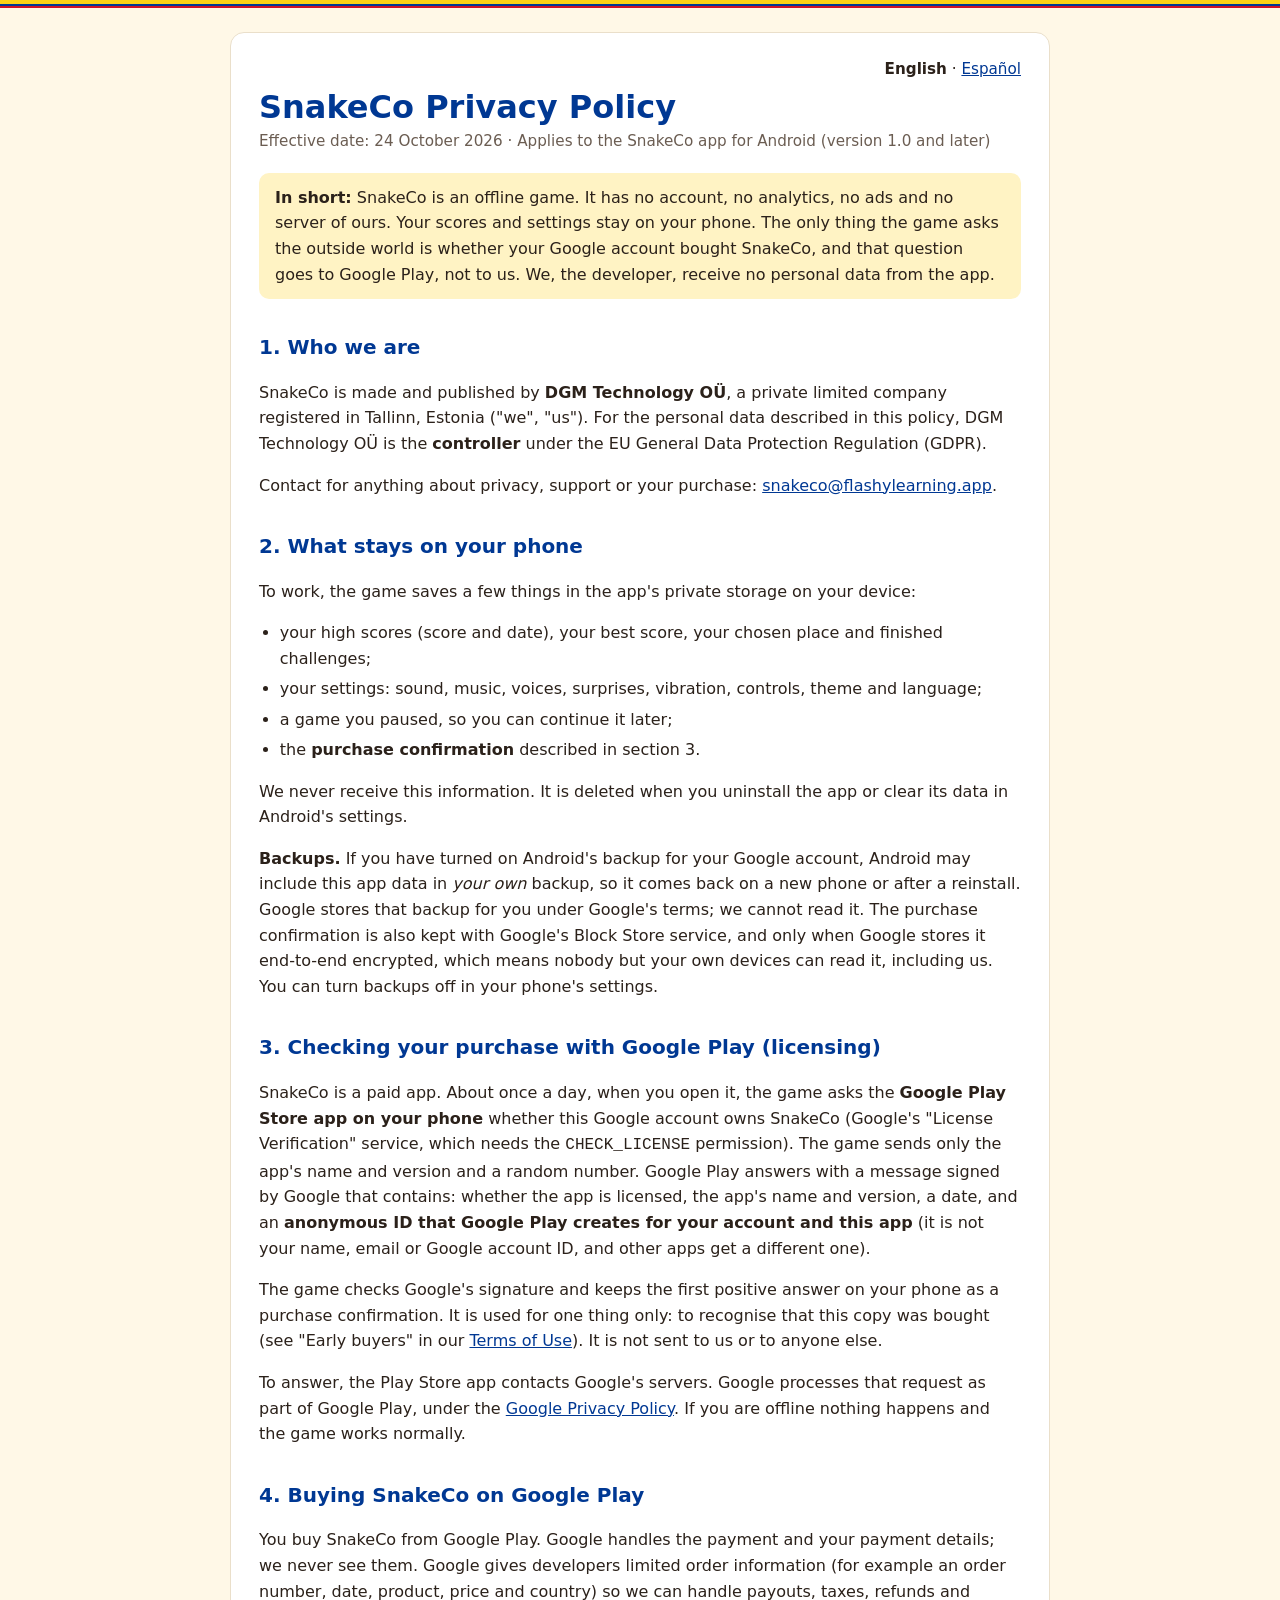
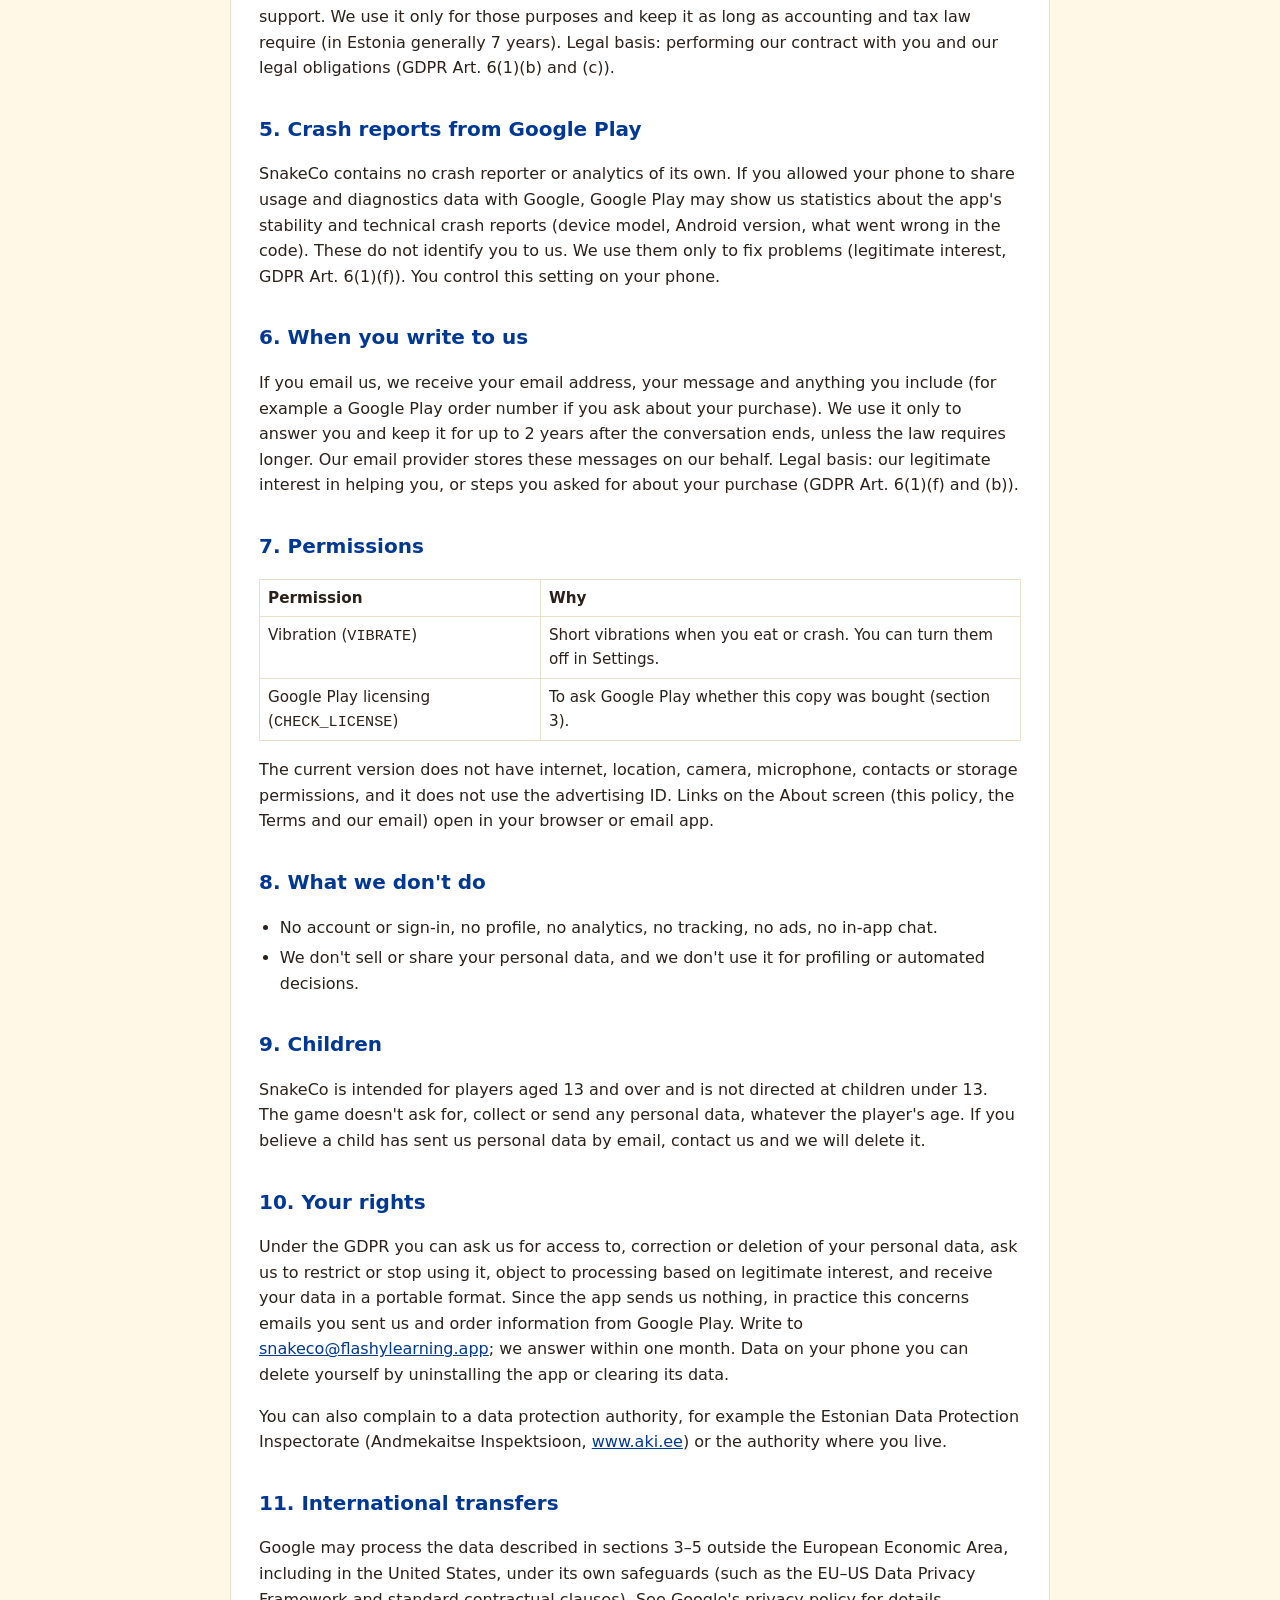
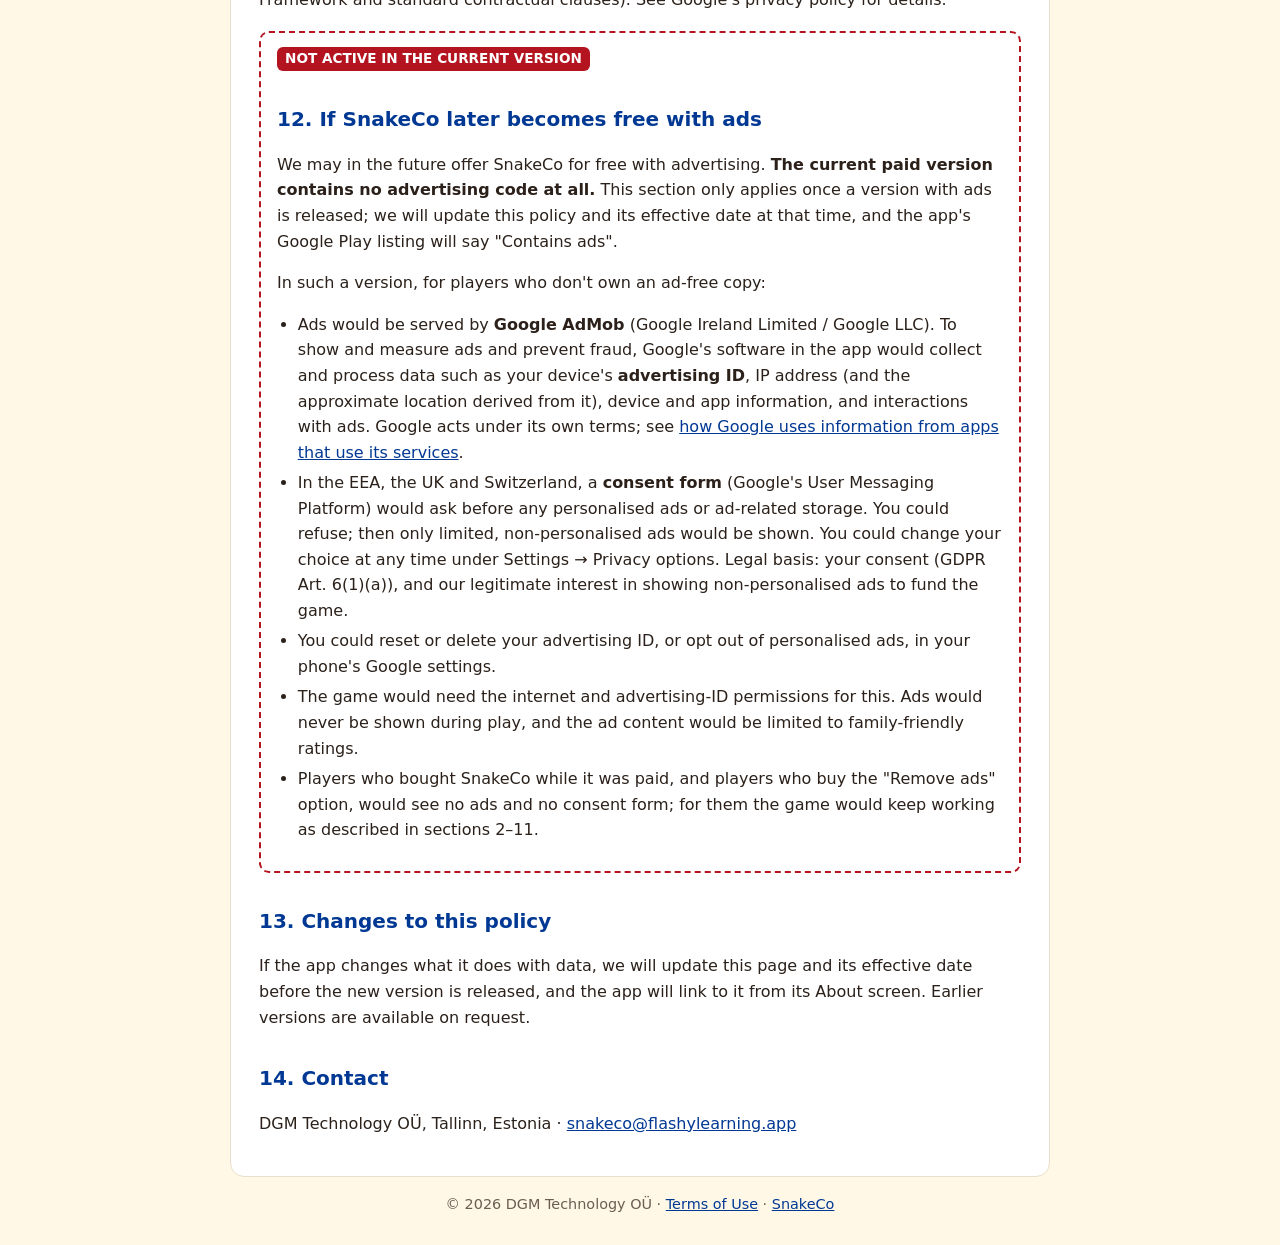
<file: en/privacy.html>
<!doctype html>
<html lang="en">
<head>
  <meta charset="utf-8">
  <meta name="viewport" content="width=device-width, initial-scale=1">
  <title>SnakeCo Privacy Policy</title>
  <meta name="description" content="Privacy Policy of SnakeCo, the Colombian-flavored snake game by DGM Technology OÜ.">
  <link rel="stylesheet" href="../style.css">
</head>
<body>
<div class="flag"></div>
<main>
  <nav class="lang"><strong>English</strong> · <a href="../es/privacy.html" hreflang="es">Español</a></nav>
  <h1>SnakeCo Privacy Policy</h1>
  <p class="meta">Effective date: 24 October 2026 · Applies to the SnakeCo app for Android (version 1.0 and later)</p>

  <div class="summary">
    <strong>In short:</strong> SnakeCo is an offline game. It has no account, no analytics, no ads and no server of
    ours. Your scores and settings stay on your phone. The only thing the game asks the outside world is whether your
    Google account bought SnakeCo, and that question goes to Google Play, not to us. We, the developer, receive no
    personal data from the app.
  </div>

  <h2>1. Who we are</h2>
  <p>SnakeCo is made and published by <strong>DGM Technology OÜ</strong>, a private limited company registered in
    Tallinn, Estonia ("we", "us"). For the personal data described in this policy, DGM Technology OÜ is the
    <strong>controller</strong> under the EU General Data Protection Regulation (GDPR).</p>
  <p>Contact for anything about privacy, support or your purchase:
    <a href="mailto:snakeco@flashylearning.app">snakeco@flashylearning.app</a>.</p>

  <h2>2. What stays on your phone</h2>
  <p>To work, the game saves a few things in the app's private storage on your device:</p>
  <ul>
    <li>your high scores (score and date), your best score, your chosen place and finished challenges;</li>
    <li>your settings: sound, music, voices, surprises, vibration, controls, theme and language;</li>
    <li>a game you paused, so you can continue it later;</li>
    <li>the <strong>purchase confirmation</strong> described in section 3.</li>
  </ul>
  <p>We never receive this information. It is deleted when you uninstall the app or clear its data in Android's
    settings.</p>
  <p><strong>Backups.</strong> If you have turned on Android's backup for your Google account, Android may include this
    app data in <em>your own</em> backup, so it comes back on a new phone or after a reinstall. Google stores that backup
    for you under Google's terms; we cannot read it. The purchase confirmation is also kept with Google's Block Store
    service, and only when Google stores it end-to-end encrypted, which means nobody but your own devices can read it,
    including us. You can turn backups off in your phone's settings.</p>

  <h2>3. Checking your purchase with Google Play (licensing)</h2>
  <p>SnakeCo is a paid app. About once a day, when you open it, the game asks the <strong>Google Play Store app on your
    phone</strong> whether this Google account owns SnakeCo (Google's "License Verification" service, which needs the
    <code>CHECK_LICENSE</code> permission). The game sends only the app's name and version and a random number. Google
    Play answers with a message signed by Google that contains: whether the app is licensed, the app's name and version,
    a date, and an <strong>anonymous ID that Google Play creates for your account and this app</strong> (it is not your
    name, email or Google account ID, and other apps get a different one).</p>
  <p>The game checks Google's signature and keeps the first positive answer on your phone as a purchase confirmation.
    It is used for one thing only: to recognise that this copy was bought (see "Early buyers" in our
    <a href="terms.html">Terms of Use</a>). It is not sent to us or to anyone else.</p>
  <p>To answer, the Play Store app contacts Google's servers. Google processes that request as part of Google Play,
    under the <a href="https://policies.google.com/privacy">Google Privacy Policy</a>. If you are offline nothing
    happens and the game works normally.</p>

  <h2>4. Buying SnakeCo on Google Play</h2>
  <p>You buy SnakeCo from Google Play. Google handles the payment and your payment details; we never see them. Google
    gives developers limited order information (for example an order number, date, product, price and country) so we can
    handle payouts, taxes, refunds and support. We use it only for those purposes and keep it as long as accounting
    and tax law require (in Estonia generally 7 years). Legal basis: performing our contract with you and our legal
    obligations (GDPR Art. 6(1)(b) and (c)).</p>

  <h2>5. Crash reports from Google Play</h2>
  <p>SnakeCo contains no crash reporter or analytics of its own. If you allowed your phone to share usage and
    diagnostics data with Google, Google Play may show us statistics about the app's stability and technical crash
    reports (device model, Android version, what went wrong in the code). These do not identify you to us. We use them
    only to fix problems (legitimate interest, GDPR Art. 6(1)(f)). You control this setting on your phone.</p>

  <h2>6. When you write to us</h2>
  <p>If you email us, we receive your email address, your message and anything you include (for example a Google Play
    order number if you ask about your purchase). We use it only to answer you and keep it for up to 2 years after the
    conversation ends, unless the law requires longer. Our email provider stores these messages on our behalf. Legal
    basis: our legitimate interest in helping you, or steps you asked for about your purchase (GDPR Art. 6(1)(f) and
    (b)).</p>

  <h2>7. Permissions</h2>
  <table>
    <tr><th>Permission</th><th>Why</th></tr>
    <tr><td>Vibration (<code>VIBRATE</code>)</td><td>Short vibrations when you eat or crash. You can turn them off in Settings.</td></tr>
    <tr><td>Google Play licensing (<code>CHECK_LICENSE</code>)</td><td>To ask Google Play whether this copy was bought (section 3).</td></tr>
  </table>
  <p>The current version does not have internet, location, camera, microphone, contacts or storage permissions, and
    it does not use the advertising ID. Links on the About screen (this policy, the Terms and our email) open in your
    browser or email app.</p>

  <h2>8. What we don't do</h2>
  <ul>
    <li>No account or sign-in, no profile, no analytics, no tracking, no ads, no in-app chat.</li>
    <li>We don't sell or share your personal data, and we don't use it for profiling or automated decisions.</li>
  </ul>

  <h2>9. Children</h2>
  <p>SnakeCo is intended for players aged 13 and over and is not directed at children under 13. The game doesn't ask
    for, collect or send any personal data, whatever the player's age. If you believe a child has sent us personal data
    by email, contact us and we will delete it.</p>

  <h2>10. Your rights</h2>
  <p>Under the GDPR you can ask us for access to, correction or deletion of your personal data, ask us to restrict or
    stop using it, object to processing based on legitimate interest, and receive your data in a portable format. Since
    the app sends us nothing, in practice this concerns emails you sent us and order information from Google Play. Write
    to <a href="mailto:snakeco@flashylearning.app">snakeco@flashylearning.app</a>; we answer within one month. Data on
    your phone you can delete yourself by uninstalling the app or clearing its data.</p>
  <p>You can also complain to a data protection authority, for example the Estonian Data Protection Inspectorate
    (Andmekaitse Inspektsioon, <a href="https://www.aki.ee/en">www.aki.ee</a>) or the authority where you live.</p>

  <h2>11. International transfers</h2>
  <p>Google may process the data described in sections 3–5 outside the European Economic Area, including in the United
    States, under its own safeguards (such as the EU–US Data Privacy Framework and standard contractual clauses). See
    Google's privacy policy for details.</p>

  <div class="later">
    <span class="tag">NOT ACTIVE IN THE CURRENT VERSION</span>
    <h2>12. If SnakeCo later becomes free with ads</h2>
    <p>We may in the future offer SnakeCo for free with advertising. <strong>The current paid version contains no
      advertising code at all.</strong> This section only applies once a version with ads is released; we will update
      this policy and its effective date at that time, and the app's Google Play listing will say "Contains ads".</p>
    <p>In such a version, for players who don't own an ad-free copy:</p>
    <ul>
      <li>Ads would be served by <strong>Google AdMob</strong> (Google Ireland Limited / Google LLC). To show and
        measure ads and prevent fraud, Google's software in the app would collect and process data such as your device's
        <strong>advertising ID</strong>, IP address (and the approximate location derived from it), device and app
        information, and interactions with ads. Google acts under its own terms; see
        <a href="https://policies.google.com/technologies/partner-sites">how Google uses information from apps that use
        its services</a>.</li>
      <li>In the EEA, the UK and Switzerland, a <strong>consent form</strong> (Google's User Messaging Platform) would
        ask before any personalised ads or ad-related storage. You could refuse; then only limited, non-personalised ads
        would be shown. You could change your choice at any time under Settings → Privacy options. Legal basis: your
        consent (GDPR Art. 6(1)(a)), and our legitimate interest in showing non-personalised ads to fund the game.</li>
      <li>You could reset or delete your advertising ID, or opt out of personalised ads, in your phone's Google settings.</li>
      <li>The game would need the internet and advertising-ID permissions for this. Ads would never be shown during play,
        and the ad content would be limited to family-friendly ratings.</li>
      <li>Players who bought SnakeCo while it was paid, and players who buy the "Remove ads" option, would see no ads and
        no consent form; for them the game would keep working as described in sections 2–11.</li>
    </ul>
  </div>

  <h2>13. Changes to this policy</h2>
  <p>If the app changes what it does with data, we will update this page and its effective date before the new version
    is released, and the app will link to it from its About screen. Earlier versions are available on request.</p>

  <h2>14. Contact</h2>
  <p>DGM Technology OÜ, Tallinn, Estonia · <a href="mailto:snakeco@flashylearning.app">snakeco@flashylearning.app</a></p>
</main>
<footer>© 2026 DGM Technology OÜ · <a href="terms.html">Terms of Use</a> · <a href="../index.html">SnakeCo</a></footer>
</body>
</html>
</file>
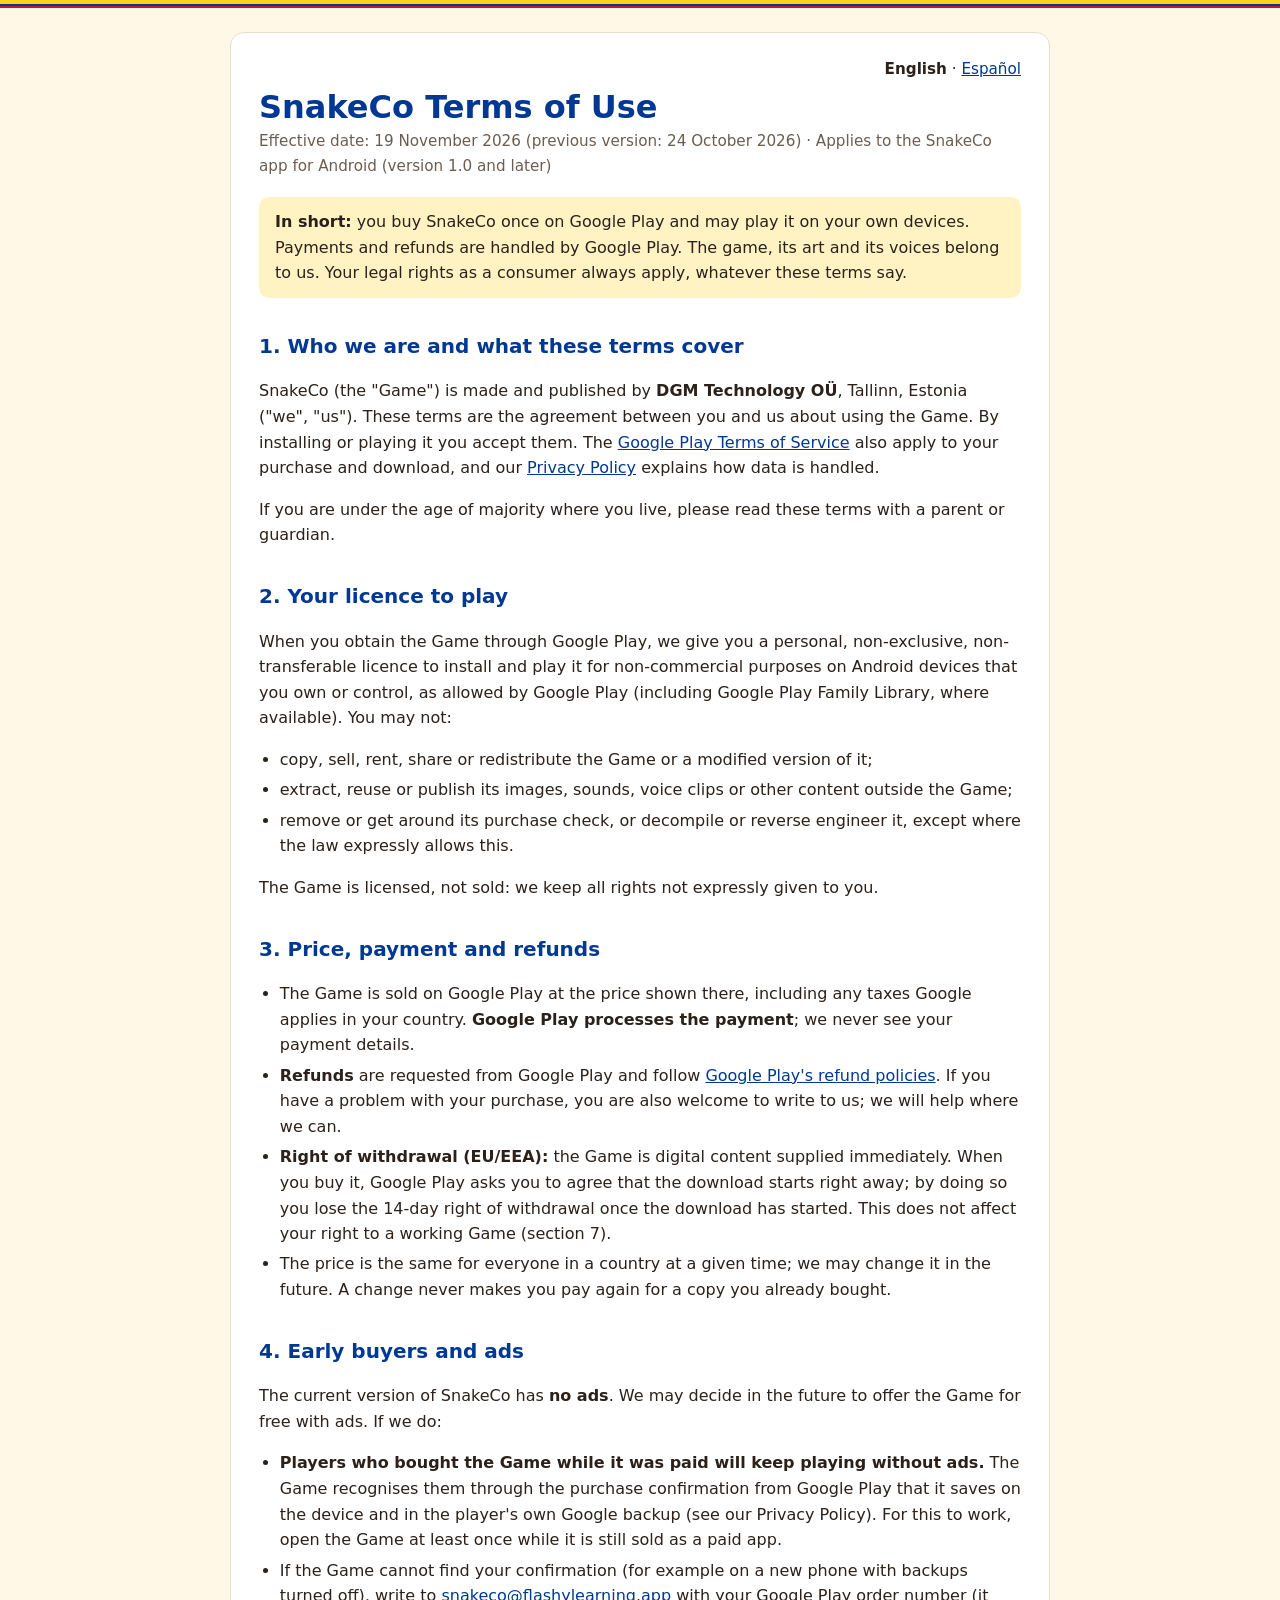
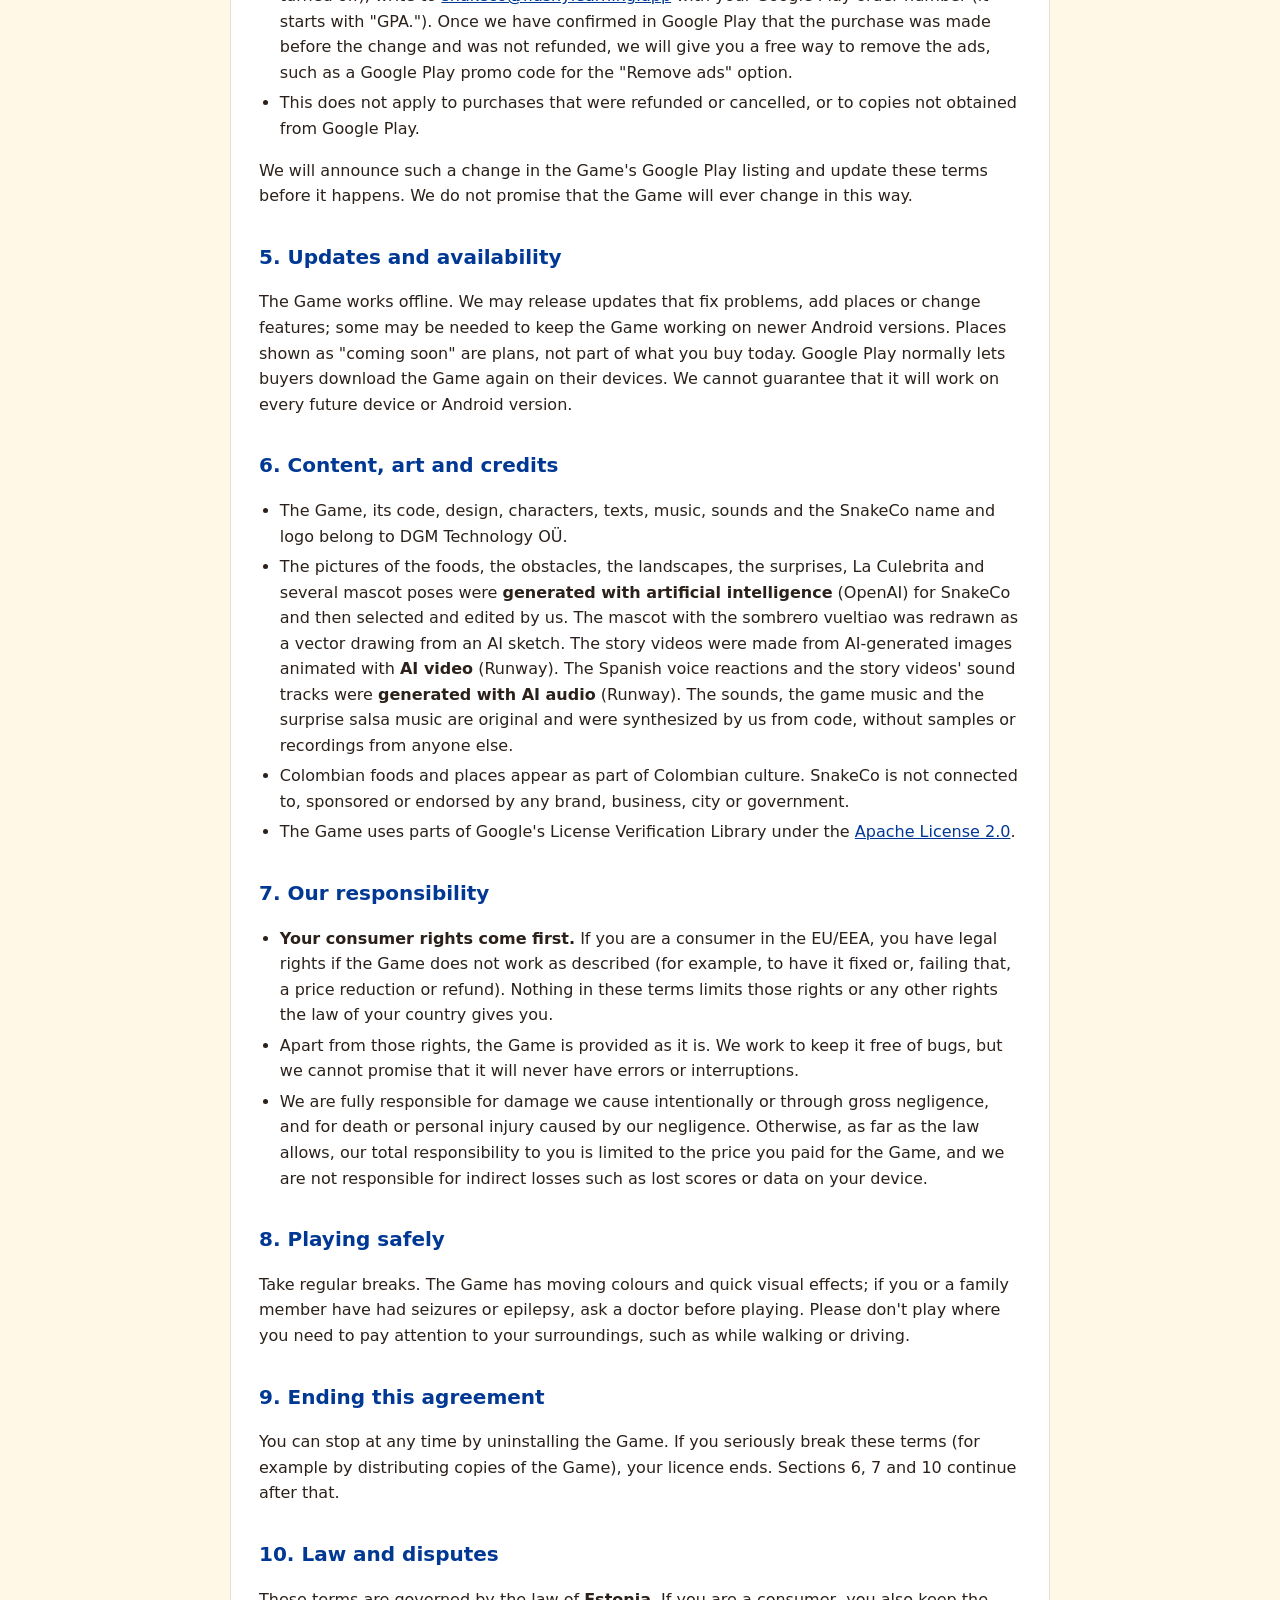
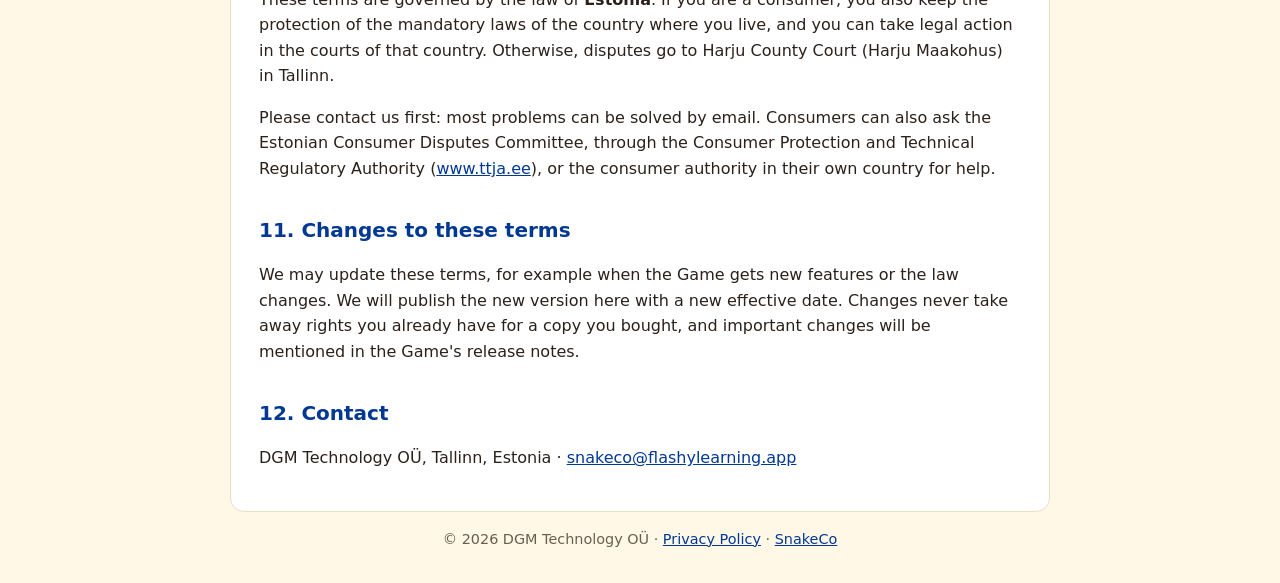
<file: en/terms.html>
<!doctype html>
<html lang="en">
<head>
  <meta charset="utf-8">
  <meta name="viewport" content="width=device-width, initial-scale=1">
  <title>SnakeCo Terms of Use</title>
  <meta name="description" content="Terms of Use of SnakeCo, the Colombian-flavored snake game by DGM Technology OÜ.">
  <link rel="stylesheet" href="../style.css">
</head>
<body>
<div class="flag"></div>
<main>
  <nav class="lang"><strong>English</strong> · <a href="../es/terms.html" hreflang="es">Español</a></nav>
  <h1>SnakeCo Terms of Use</h1>
  <p class="meta">Effective date: 19 November 2026 (previous version: 24 October 2026) · Applies to the SnakeCo app for Android (version 1.0 and later)</p>

  <div class="summary">
    <strong>In short:</strong> you buy SnakeCo once on Google Play and may play it on your own devices. Payments and
    refunds are handled by Google Play. The game, its art and its voices belong to us. Your legal rights as a consumer
    always apply, whatever these terms say.
  </div>

  <h2>1. Who we are and what these terms cover</h2>
  <p>SnakeCo (the "Game") is made and published by <strong>DGM Technology OÜ</strong>, Tallinn, Estonia ("we", "us").
    These terms are the agreement between you and us about using the Game. By installing or playing it you accept them.
    The <a href="https://play.google.com/about/play-terms/">Google Play Terms of Service</a> also apply to your purchase
    and download, and our <a href="privacy.html">Privacy Policy</a> explains how data is handled.</p>
  <p>If you are under the age of majority where you live, please read these terms with a parent or guardian.</p>

  <h2>2. Your licence to play</h2>
  <p>When you obtain the Game through Google Play, we give you a personal, non-exclusive, non-transferable licence to
    install and play it for non-commercial purposes on Android devices that you own or control, as allowed by Google
    Play (including Google Play Family Library, where available). You may not:</p>
  <ul>
    <li>copy, sell, rent, share or redistribute the Game or a modified version of it;</li>
    <li>extract, reuse or publish its images, sounds, voice clips or other content outside the Game;</li>
    <li>remove or get around its purchase check, or decompile or reverse engineer it, except where the law expressly
      allows this.</li>
  </ul>
  <p>The Game is licensed, not sold: we keep all rights not expressly given to you.</p>

  <h2>3. Price, payment and refunds</h2>
  <ul>
    <li>The Game is sold on Google Play at the price shown there, including any taxes Google applies in your country.
      <strong>Google Play processes the payment</strong>; we never see your payment details.</li>
    <li><strong>Refunds</strong> are requested from Google Play and follow
      <a href="https://support.google.com/googleplay/answer/2479637">Google Play's refund policies</a>. If you have a
      problem with your purchase, you are also welcome to write to us; we will help where we can.</li>
    <li><strong>Right of withdrawal (EU/EEA):</strong> the Game is digital content supplied immediately. When you buy it,
      Google Play asks you to agree that the download starts right away; by doing so you lose the 14-day right of
      withdrawal once the download has started. This does not affect your right to a working Game (section 7).</li>
    <li>The price is the same for everyone in a country at a given time; we may change it in the future. A change never
      makes you pay again for a copy you already bought.</li>
  </ul>

  <h2>4. Early buyers and ads</h2>
  <p>The current version of SnakeCo has <strong>no ads</strong>. We may decide in the future to offer the Game for free
    with ads. If we do:</p>
  <ul>
    <li><strong>Players who bought the Game while it was paid will keep playing without ads.</strong> The Game recognises
      them through the purchase confirmation from Google Play that it saves on the device and in the player's own
      Google backup (see our Privacy Policy). For this to work, open the Game at least once while it is still sold as a
      paid app.</li>
    <li>If the Game cannot find your confirmation (for example on a new phone with backups turned off), write to
      <a href="mailto:snakeco@flashylearning.app">snakeco@flashylearning.app</a> with your Google Play order number
      (it starts with "GPA."). Once we have confirmed in Google Play that the purchase was made before the change and
      was not refunded, we will give you a free way to remove the ads, such as a Google Play promo code for the
      "Remove ads" option.</li>
    <li>This does not apply to purchases that were refunded or cancelled, or to copies not obtained from Google Play.</li>
  </ul>
  <p>We will announce such a change in the Game's Google Play listing and update these terms before it happens. We do
    not promise that the Game will ever change in this way.</p>

  <h2>5. Updates and availability</h2>
  <p>The Game works offline. We may release updates that fix problems, add places or change features; some may be
    needed to keep the Game working on newer Android versions. Places shown as "coming soon" are plans, not part of what
    you buy today. Google Play normally lets buyers download the Game again on their devices. We cannot guarantee that
    it will work on every future device or Android version.</p>

  <h2>6. Content, art and credits</h2>
  <ul>
    <li>The Game, its code, design, characters, texts, music, sounds and the SnakeCo name and logo belong to
      DGM Technology OÜ.</li>
    <li>The pictures of the foods, the obstacles, the landscapes, the surprises, La Culebrita and several mascot poses
      were <strong>generated with artificial intelligence</strong> (OpenAI) for SnakeCo and then selected and edited by
      us. The mascot with the sombrero vueltiao was redrawn as a vector drawing from an AI sketch. The story videos were
      made from AI-generated images animated with <strong>AI video</strong> (Runway). The Spanish voice reactions and the
      story videos' sound tracks were <strong>generated with AI audio</strong> (Runway). The sounds, the game music and
      the surprise salsa music are original and were synthesized by us from code, without samples or recordings from
      anyone else.</li>
    <li>Colombian foods and places appear as part of Colombian culture. SnakeCo is not connected to, sponsored or
      endorsed by any brand, business, city or government.</li>
    <li>The Game uses parts of Google's License Verification Library under the
      <a href="https://www.apache.org/licenses/LICENSE-2.0">Apache License 2.0</a>.</li>
  </ul>

  <h2>7. Our responsibility</h2>
  <ul>
    <li><strong>Your consumer rights come first.</strong> If you are a consumer in the EU/EEA, you have legal rights if
      the Game does not work as described (for example, to have it fixed or, failing that, a price reduction or refund).
      Nothing in these terms limits those rights or any other rights the law of your country gives you.</li>
    <li>Apart from those rights, the Game is provided as it is. We work to keep it free of bugs, but we cannot promise
      that it will never have errors or interruptions.</li>
    <li>We are fully responsible for damage we cause intentionally or through gross negligence, and for death or
      personal injury caused by our negligence. Otherwise, as far as the law allows, our total responsibility to you is
      limited to the price you paid for the Game, and we are not responsible for indirect losses such as lost scores or
      data on your device.</li>
  </ul>

  <h2>8. Playing safely</h2>
  <p>Take regular breaks. The Game has moving colours and quick visual effects; if you or a family member have had
    seizures or epilepsy, ask a doctor before playing. Please don't play where you need to pay
    attention to your surroundings, such as while walking or driving.</p>

  <h2>9. Ending this agreement</h2>
  <p>You can stop at any time by uninstalling the Game. If you seriously break these terms (for example by distributing
    copies of the Game), your licence ends. Sections 6, 7 and 10 continue after that.</p>

  <h2>10. Law and disputes</h2>
  <p>These terms are governed by the law of <strong>Estonia</strong>. If you are a consumer, you also keep the
    protection of the mandatory laws of the country where you live, and you can take legal action in the courts of that
    country. Otherwise, disputes go to Harju County Court (Harju Maakohus) in Tallinn.</p>
  <p>Please contact us first: most problems can be solved by email. Consumers can also ask the Estonian Consumer
    Disputes Committee, through the Consumer Protection and Technical Regulatory Authority
    (<a href="https://www.ttja.ee/en">www.ttja.ee</a>), or the consumer authority in their own country for help.</p>

  <h2>11. Changes to these terms</h2>
  <p>We may update these terms, for example when the Game gets new features or the law changes. We will publish the new
    version here with a new effective date. Changes never take away rights you already have for a copy you bought, and
    important changes will be mentioned in the Game's release notes.</p>

  <h2>12. Contact</h2>
  <p>DGM Technology OÜ, Tallinn, Estonia · <a href="mailto:snakeco@flashylearning.app">snakeco@flashylearning.app</a></p>
</main>
<footer>© 2026 DGM Technology OÜ · <a href="privacy.html">Privacy Policy</a> · <a href="../index.html">SnakeCo</a></footer>
</body>
</html>
</file>
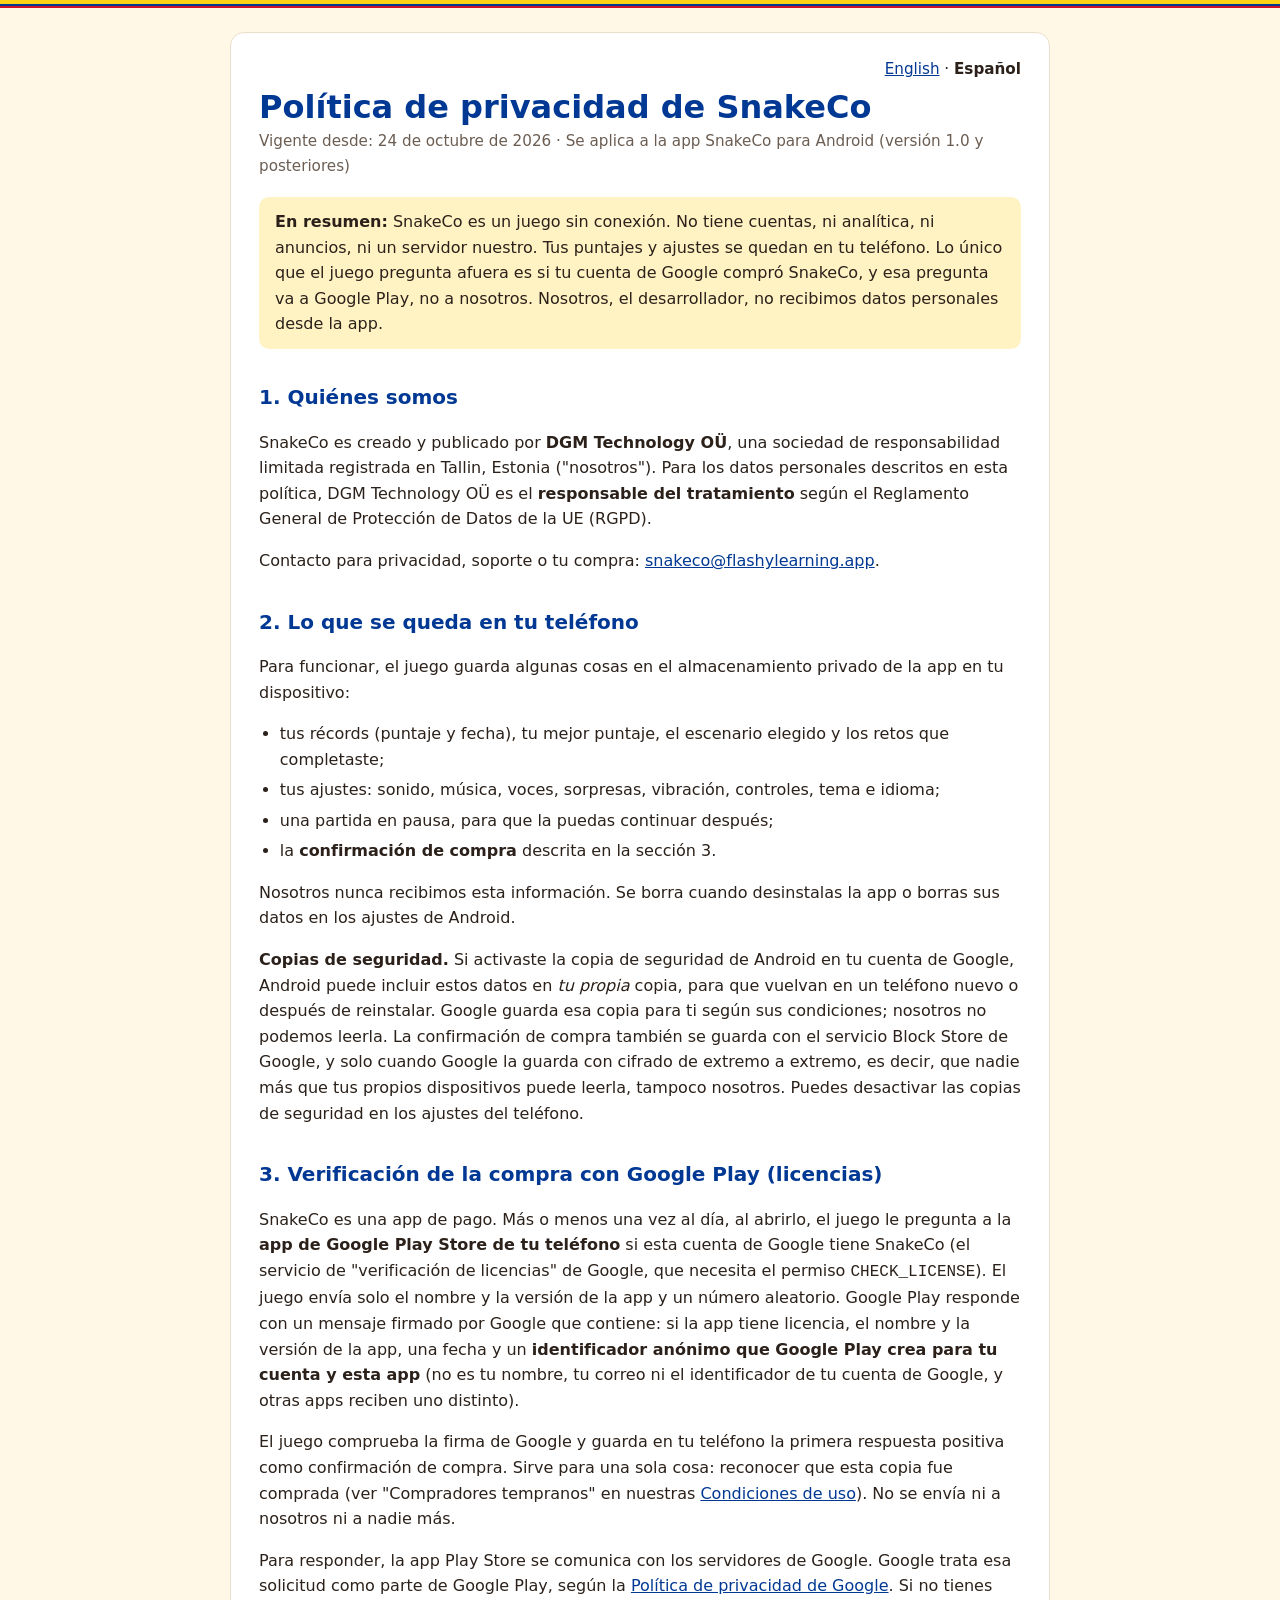
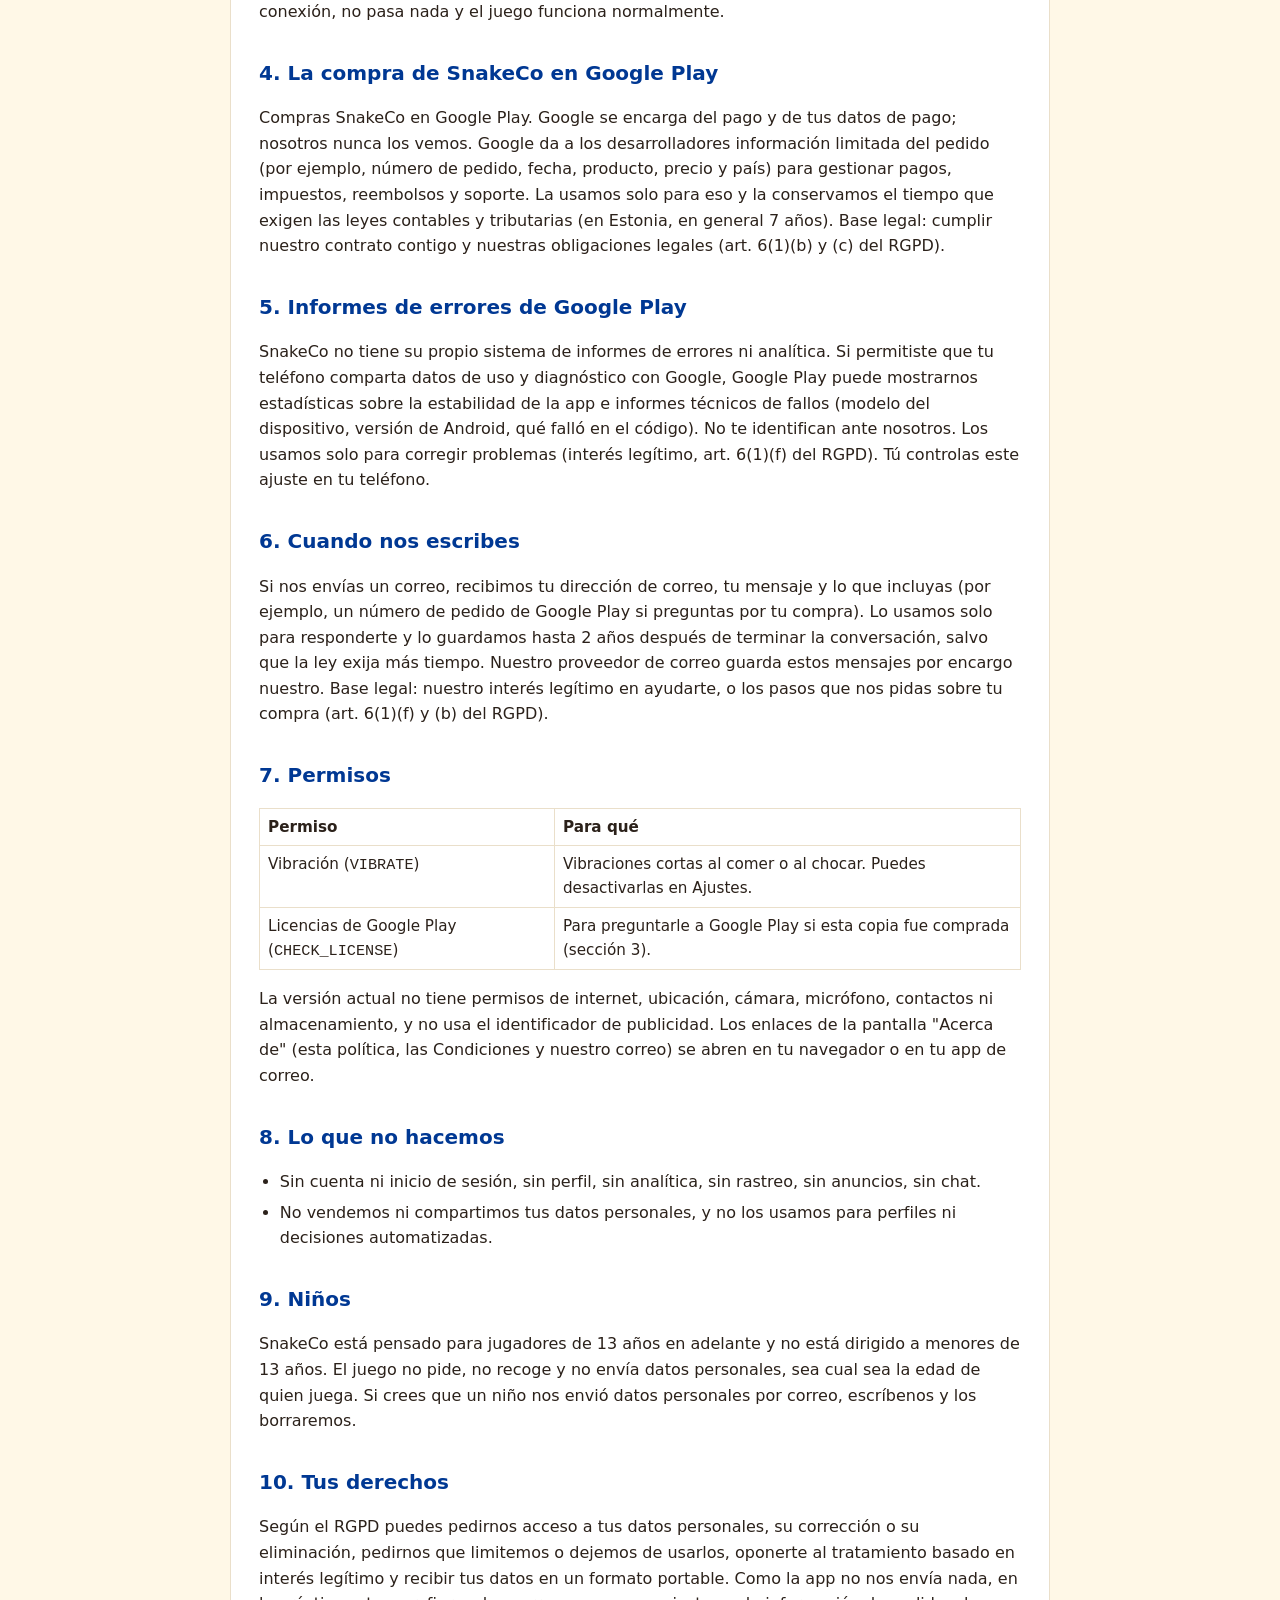
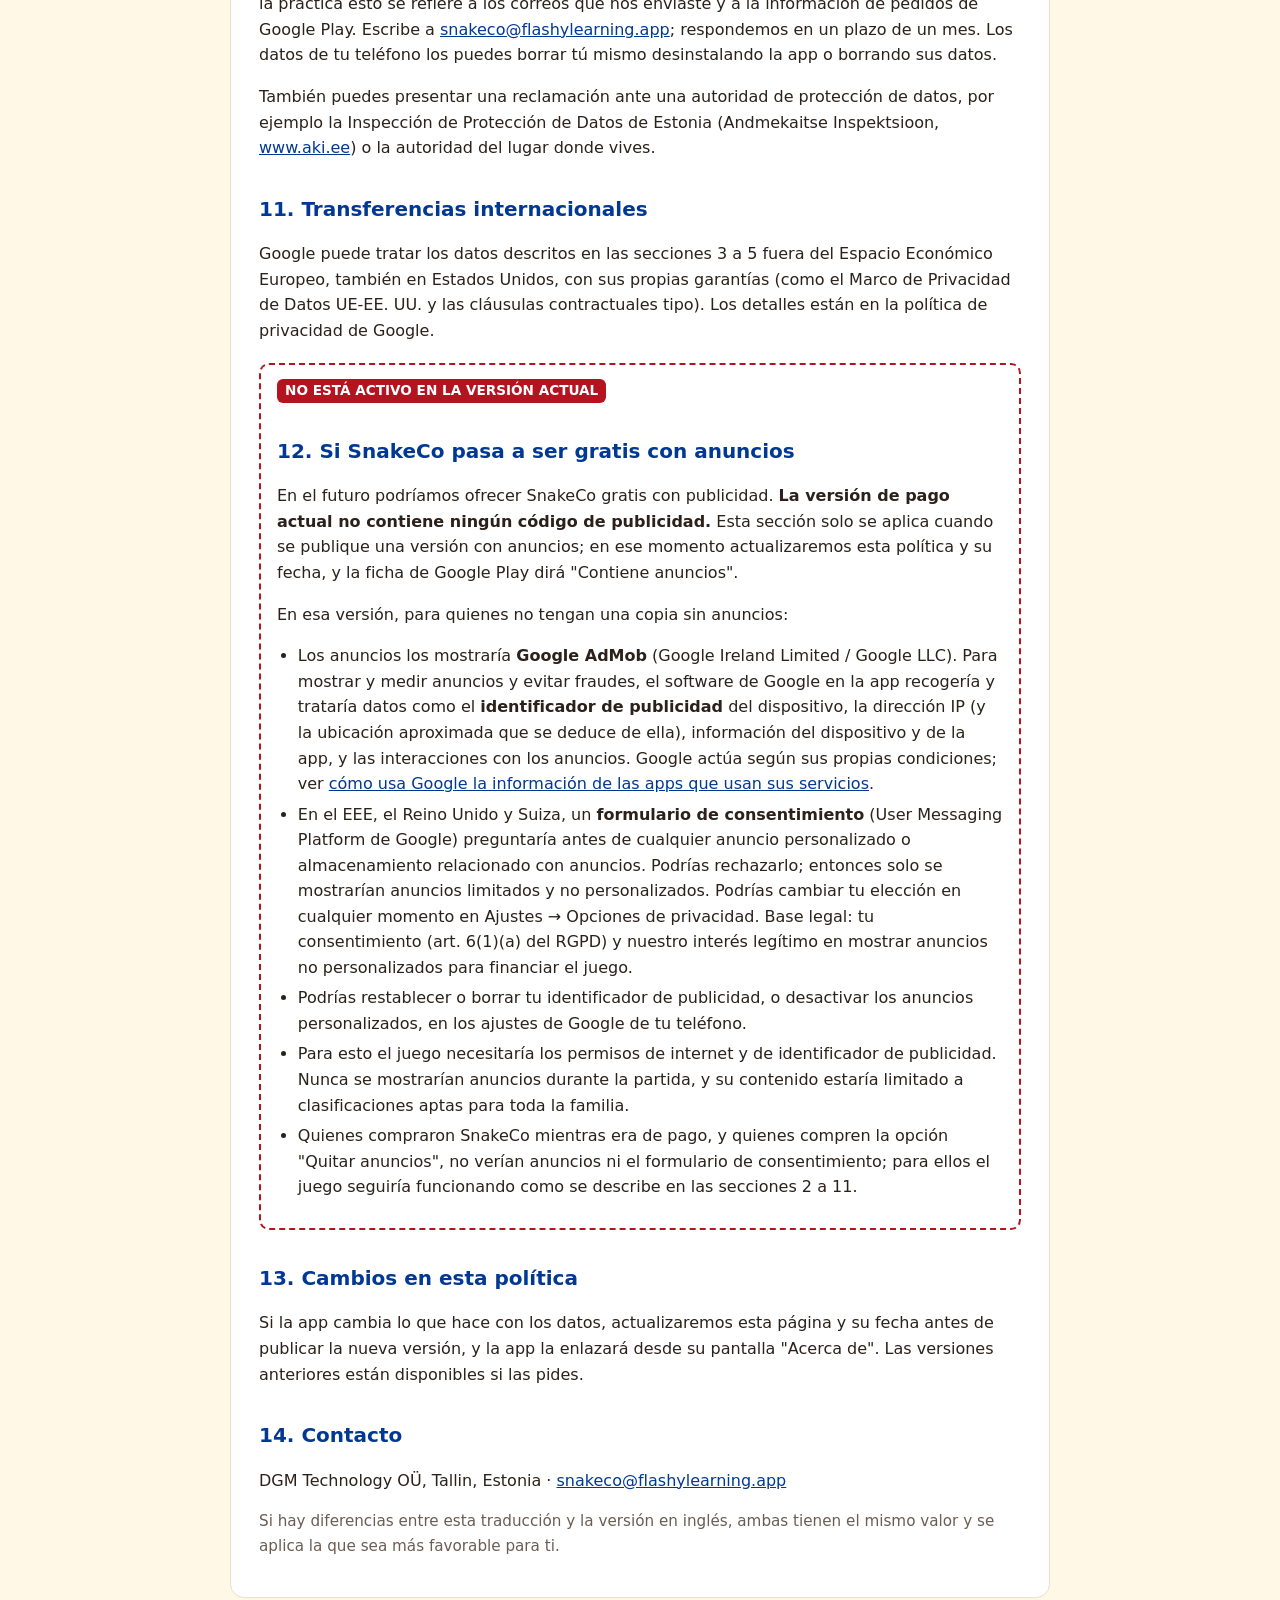
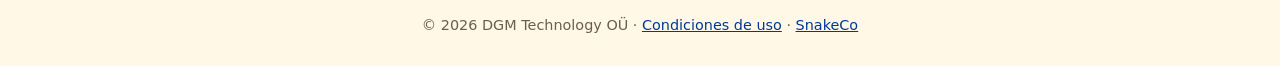
<file: es/privacy.html>
<!doctype html>
<html lang="es">
<head>
  <meta charset="utf-8">
  <meta name="viewport" content="width=device-width, initial-scale=1">
  <title>SnakeCo: Política de privacidad</title>
  <meta name="description" content="Política de privacidad de SnakeCo, el juego de la culebrita con sabor colombiano de DGM Technology OÜ.">
  <link rel="stylesheet" href="../style.css">
</head>
<body>
<div class="flag"></div>
<main>
  <nav class="lang"><a href="../en/privacy.html" hreflang="en">English</a> · <strong>Español</strong></nav>
  <h1>Política de privacidad de SnakeCo</h1>
  <p class="meta">Vigente desde: 24 de octubre de 2026 · Se aplica a la app SnakeCo para Android (versión 1.0 y posteriores)</p>

  <div class="summary">
    <strong>En resumen:</strong> SnakeCo es un juego sin conexión. No tiene cuentas, ni analítica, ni anuncios, ni un
    servidor nuestro. Tus puntajes y ajustes se quedan en tu teléfono. Lo único que el juego pregunta afuera es si tu
    cuenta de Google compró SnakeCo, y esa pregunta va a Google Play, no a nosotros. Nosotros, el desarrollador, no
    recibimos datos personales desde la app.
  </div>

  <h2>1. Quiénes somos</h2>
  <p>SnakeCo es creado y publicado por <strong>DGM Technology OÜ</strong>, una sociedad de responsabilidad limitada
    registrada en Tallin, Estonia ("nosotros"). Para los datos personales descritos en esta política, DGM Technology OÜ
    es el <strong>responsable del tratamiento</strong> según el Reglamento General de Protección de Datos de la UE
    (RGPD).</p>
  <p>Contacto para privacidad, soporte o tu compra:
    <a href="mailto:snakeco@flashylearning.app">snakeco@flashylearning.app</a>.</p>

  <h2>2. Lo que se queda en tu teléfono</h2>
  <p>Para funcionar, el juego guarda algunas cosas en el almacenamiento privado de la app en tu dispositivo:</p>
  <ul>
    <li>tus récords (puntaje y fecha), tu mejor puntaje, el escenario elegido y los retos que completaste;</li>
    <li>tus ajustes: sonido, música, voces, sorpresas, vibración, controles, tema e idioma;</li>
    <li>una partida en pausa, para que la puedas continuar después;</li>
    <li>la <strong>confirmación de compra</strong> descrita en la sección 3.</li>
  </ul>
  <p>Nosotros nunca recibimos esta información. Se borra cuando desinstalas la app o borras sus datos en los ajustes de
    Android.</p>
  <p><strong>Copias de seguridad.</strong> Si activaste la copia de seguridad de Android en tu cuenta de Google, Android
    puede incluir estos datos en <em>tu propia</em> copia, para que vuelvan en un teléfono nuevo o después de reinstalar.
    Google guarda esa copia para ti según sus condiciones; nosotros no podemos leerla. La confirmación de compra también
    se guarda con el servicio Block Store de Google, y solo cuando Google la guarda con cifrado de extremo a extremo, es
    decir, que nadie más que tus propios dispositivos puede leerla, tampoco nosotros. Puedes desactivar las copias de
    seguridad en los ajustes del teléfono.</p>

  <h2>3. Verificación de la compra con Google Play (licencias)</h2>
  <p>SnakeCo es una app de pago. Más o menos una vez al día, al abrirlo, el juego le pregunta a la <strong>app de Google
    Play Store de tu teléfono</strong> si esta cuenta de Google tiene SnakeCo (el servicio de "verificación de
    licencias" de Google, que necesita el permiso <code>CHECK_LICENSE</code>). El juego envía solo el nombre y la versión
    de la app y un número aleatorio. Google Play responde con un mensaje firmado por Google que contiene: si la app tiene
    licencia, el nombre y la versión de la app, una fecha y un <strong>identificador anónimo que Google Play crea para tu
    cuenta y esta app</strong> (no es tu nombre, tu correo ni el identificador de tu cuenta de Google, y otras apps
    reciben uno distinto).</p>
  <p>El juego comprueba la firma de Google y guarda en tu teléfono la primera respuesta positiva como confirmación de
    compra. Sirve para una sola cosa: reconocer que esta copia fue comprada (ver "Compradores tempranos" en nuestras
    <a href="terms.html">Condiciones de uso</a>). No se envía ni a nosotros ni a nadie más.</p>
  <p>Para responder, la app Play Store se comunica con los servidores de Google. Google trata esa solicitud como parte
    de Google Play, según la <a href="https://policies.google.com/privacy?hl=es">Política de privacidad de Google</a>. Si
    no tienes conexión, no pasa nada y el juego funciona normalmente.</p>

  <h2>4. La compra de SnakeCo en Google Play</h2>
  <p>Compras SnakeCo en Google Play. Google se encarga del pago y de tus datos de pago; nosotros nunca los vemos. Google
    da a los desarrolladores información limitada del pedido (por ejemplo, número de pedido, fecha, producto, precio y
    país) para gestionar pagos, impuestos, reembolsos y soporte. La usamos solo para eso y la conservamos el tiempo que
    exigen las leyes contables y tributarias (en Estonia, en general 7 años). Base legal: cumplir nuestro contrato contigo
    y nuestras obligaciones legales (art. 6(1)(b) y (c) del RGPD).</p>

  <h2>5. Informes de errores de Google Play</h2>
  <p>SnakeCo no tiene su propio sistema de informes de errores ni analítica. Si permitiste que tu teléfono comparta datos
    de uso y diagnóstico con Google, Google Play puede mostrarnos estadísticas sobre la estabilidad de la app e informes
    técnicos de fallos (modelo del dispositivo, versión de Android, qué falló en el código). No te identifican ante
    nosotros. Los usamos solo para corregir problemas (interés legítimo, art. 6(1)(f) del RGPD). Tú controlas este ajuste
    en tu teléfono.</p>

  <h2>6. Cuando nos escribes</h2>
  <p>Si nos envías un correo, recibimos tu dirección de correo, tu mensaje y lo que incluyas (por ejemplo, un número de
    pedido de Google Play si preguntas por tu compra). Lo usamos solo para responderte y lo guardamos hasta 2 años después
    de terminar la conversación, salvo que la ley exija más tiempo. Nuestro proveedor de correo guarda estos mensajes por
    encargo nuestro. Base legal: nuestro interés legítimo en ayudarte, o los pasos que nos pidas sobre tu compra (art.
    6(1)(f) y (b) del RGPD).</p>

  <h2>7. Permisos</h2>
  <table>
    <tr><th>Permiso</th><th>Para qué</th></tr>
    <tr><td>Vibración (<code>VIBRATE</code>)</td><td>Vibraciones cortas al comer o al chocar. Puedes desactivarlas en Ajustes.</td></tr>
    <tr><td>Licencias de Google Play (<code>CHECK_LICENSE</code>)</td><td>Para preguntarle a Google Play si esta copia fue comprada (sección 3).</td></tr>
  </table>
  <p>La versión actual no tiene permisos de internet, ubicación, cámara, micrófono, contactos ni almacenamiento, y no usa
    el identificador de publicidad. Los enlaces de la pantalla "Acerca de" (esta política, las Condiciones y nuestro
    correo) se abren en tu navegador o en tu app de correo.</p>

  <h2>8. Lo que no hacemos</h2>
  <ul>
    <li>Sin cuenta ni inicio de sesión, sin perfil, sin analítica, sin rastreo, sin anuncios, sin chat.</li>
    <li>No vendemos ni compartimos tus datos personales, y no los usamos para perfiles ni decisiones automatizadas.</li>
  </ul>

  <h2>9. Niños</h2>
  <p>SnakeCo está pensado para jugadores de 13 años en adelante y no está dirigido a menores de 13 años. El juego no pide,
    no recoge y no envía datos personales, sea cual sea la edad de quien juega. Si crees que un niño nos envió datos
    personales por correo, escríbenos y los borraremos.</p>

  <h2>10. Tus derechos</h2>
  <p>Según el RGPD puedes pedirnos acceso a tus datos personales, su corrección o su eliminación, pedirnos que limitemos
    o dejemos de usarlos, oponerte al tratamiento basado en interés legítimo y recibir tus datos en un formato portable.
    Como la app no nos envía nada, en la práctica esto se refiere a los correos que nos enviaste y a la información de
    pedidos de Google Play. Escribe a <a href="mailto:snakeco@flashylearning.app">snakeco@flashylearning.app</a>;
    respondemos en un plazo de un mes. Los datos de tu teléfono los puedes borrar tú mismo desinstalando la app o
    borrando sus datos.</p>
  <p>También puedes presentar una reclamación ante una autoridad de protección de datos, por ejemplo la Inspección de
    Protección de Datos de Estonia (Andmekaitse Inspektsioon, <a href="https://www.aki.ee/en">www.aki.ee</a>) o la
    autoridad del lugar donde vives.</p>

  <h2>11. Transferencias internacionales</h2>
  <p>Google puede tratar los datos descritos en las secciones 3 a 5 fuera del Espacio Económico Europeo, también en
    Estados Unidos, con sus propias garantías (como el Marco de Privacidad de Datos UE-EE. UU. y las cláusulas
    contractuales tipo). Los detalles están en la política de privacidad de Google.</p>

  <div class="later">
    <span class="tag">NO ESTÁ ACTIVO EN LA VERSIÓN ACTUAL</span>
    <h2>12. Si SnakeCo pasa a ser gratis con anuncios</h2>
    <p>En el futuro podríamos ofrecer SnakeCo gratis con publicidad. <strong>La versión de pago actual no contiene
      ningún código de publicidad.</strong> Esta sección solo se aplica cuando se publique una versión con anuncios; en
      ese momento actualizaremos esta política y su fecha, y la ficha de Google Play dirá "Contiene anuncios".</p>
    <p>En esa versión, para quienes no tengan una copia sin anuncios:</p>
    <ul>
      <li>Los anuncios los mostraría <strong>Google AdMob</strong> (Google Ireland Limited / Google LLC). Para mostrar y
        medir anuncios y evitar fraudes, el software de Google en la app recogería y trataría datos como el
        <strong>identificador de publicidad</strong> del dispositivo, la dirección IP (y la ubicación aproximada que se
        deduce de ella), información del dispositivo y de la app, y las interacciones con los anuncios. Google actúa según
        sus propias condiciones; ver
        <a href="https://policies.google.com/technologies/partner-sites?hl=es">cómo usa Google la información de las apps
        que usan sus servicios</a>.</li>
      <li>En el EEE, el Reino Unido y Suiza, un <strong>formulario de consentimiento</strong> (User Messaging Platform de
        Google) preguntaría antes de cualquier anuncio personalizado o almacenamiento relacionado con anuncios. Podrías
        rechazarlo; entonces solo se mostrarían anuncios limitados y no personalizados. Podrías cambiar tu elección en
        cualquier momento en Ajustes → Opciones de privacidad. Base legal: tu consentimiento (art. 6(1)(a) del RGPD) y
        nuestro interés legítimo en mostrar anuncios no personalizados para financiar el juego.</li>
      <li>Podrías restablecer o borrar tu identificador de publicidad, o desactivar los anuncios personalizados, en los
        ajustes de Google de tu teléfono.</li>
      <li>Para esto el juego necesitaría los permisos de internet y de identificador de publicidad. Nunca se mostrarían
        anuncios durante la partida, y su contenido estaría limitado a clasificaciones aptas para toda la familia.</li>
      <li>Quienes compraron SnakeCo mientras era de pago, y quienes compren la opción "Quitar anuncios", no verían
        anuncios ni el formulario de consentimiento; para ellos el juego seguiría funcionando como se describe en las
        secciones 2 a 11.</li>
    </ul>
  </div>

  <h2>13. Cambios en esta política</h2>
  <p>Si la app cambia lo que hace con los datos, actualizaremos esta página y su fecha antes de publicar la nueva
    versión, y la app la enlazará desde su pantalla "Acerca de". Las versiones anteriores están disponibles si las
    pides.</p>

  <h2>14. Contacto</h2>
  <p>DGM Technology OÜ, Tallin, Estonia · <a href="mailto:snakeco@flashylearning.app">snakeco@flashylearning.app</a></p>
  <p class="meta">Si hay diferencias entre esta traducción y la versión en inglés, ambas tienen el mismo valor y se
    aplica la que sea más favorable para ti.</p>
</main>
<footer>© 2026 DGM Technology OÜ · <a href="terms.html">Condiciones de uso</a> · <a href="../index.html">SnakeCo</a></footer>
</body>
</html>
</file>
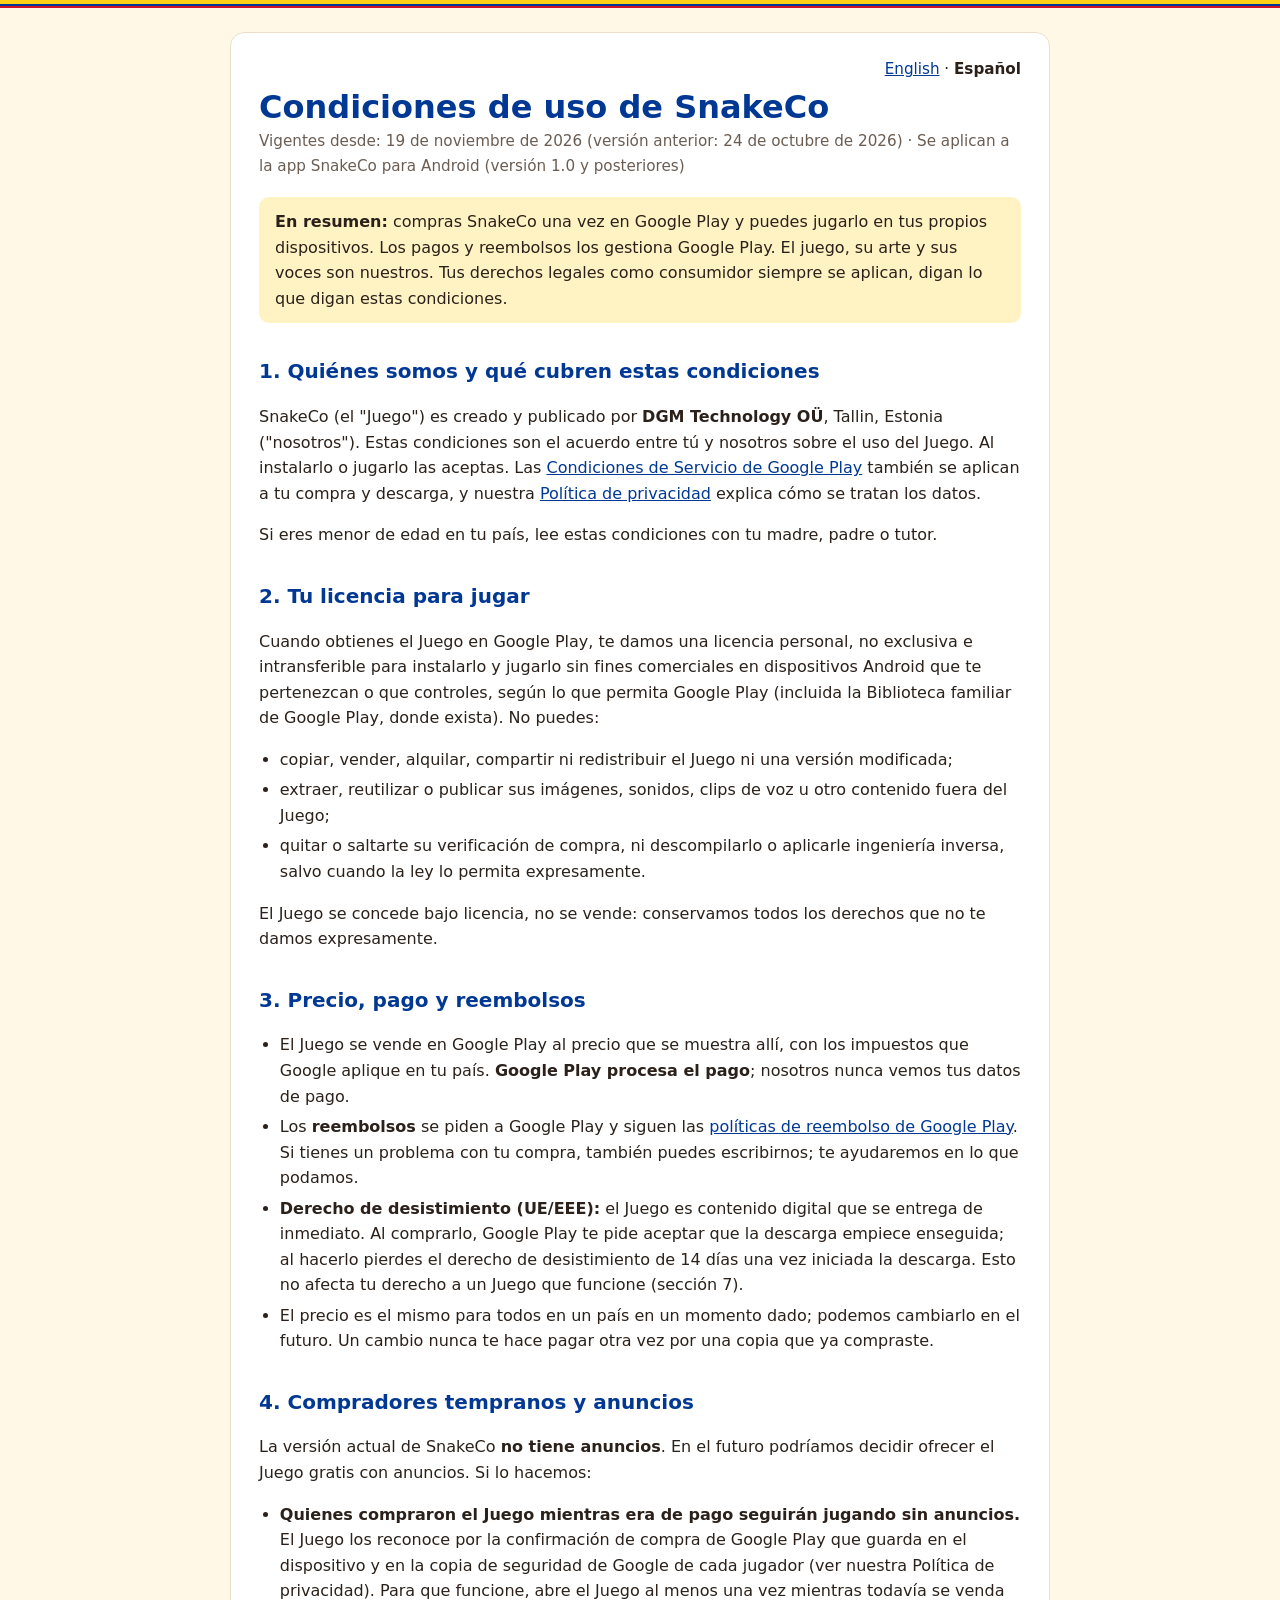
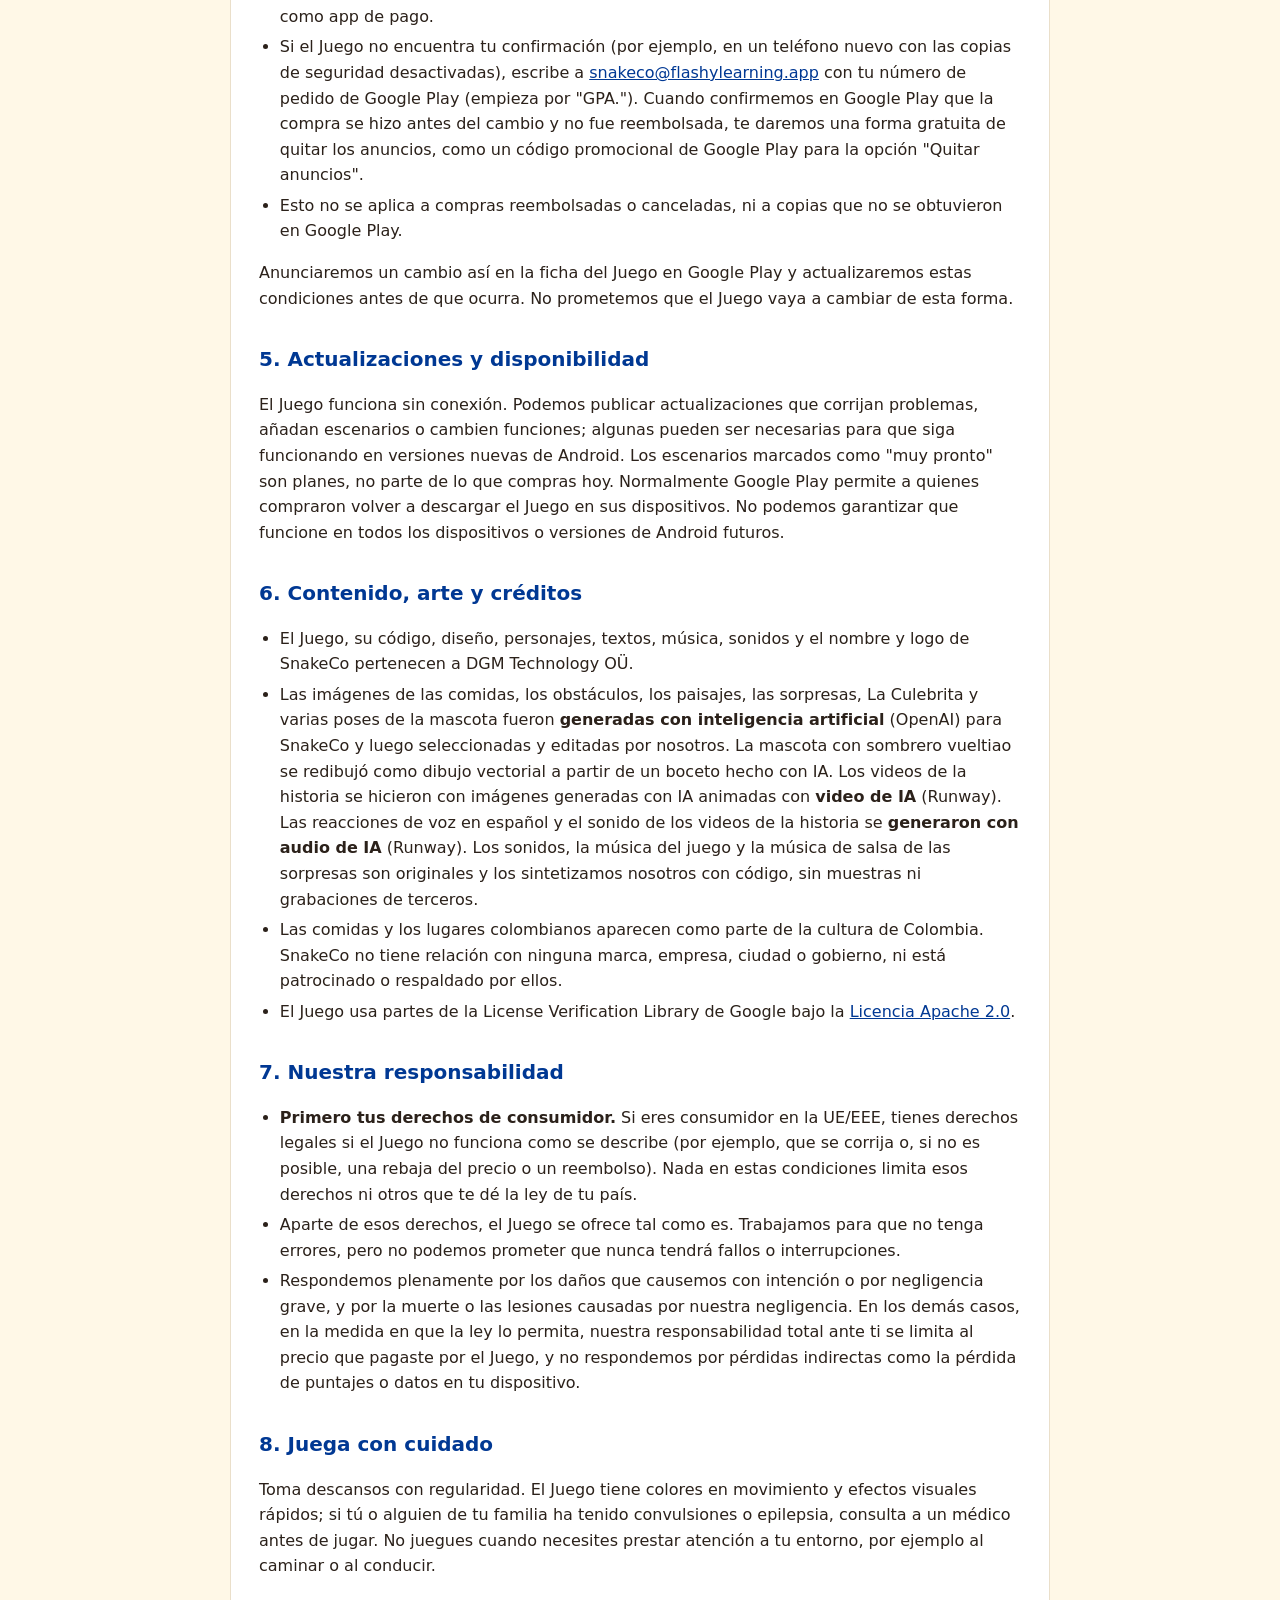
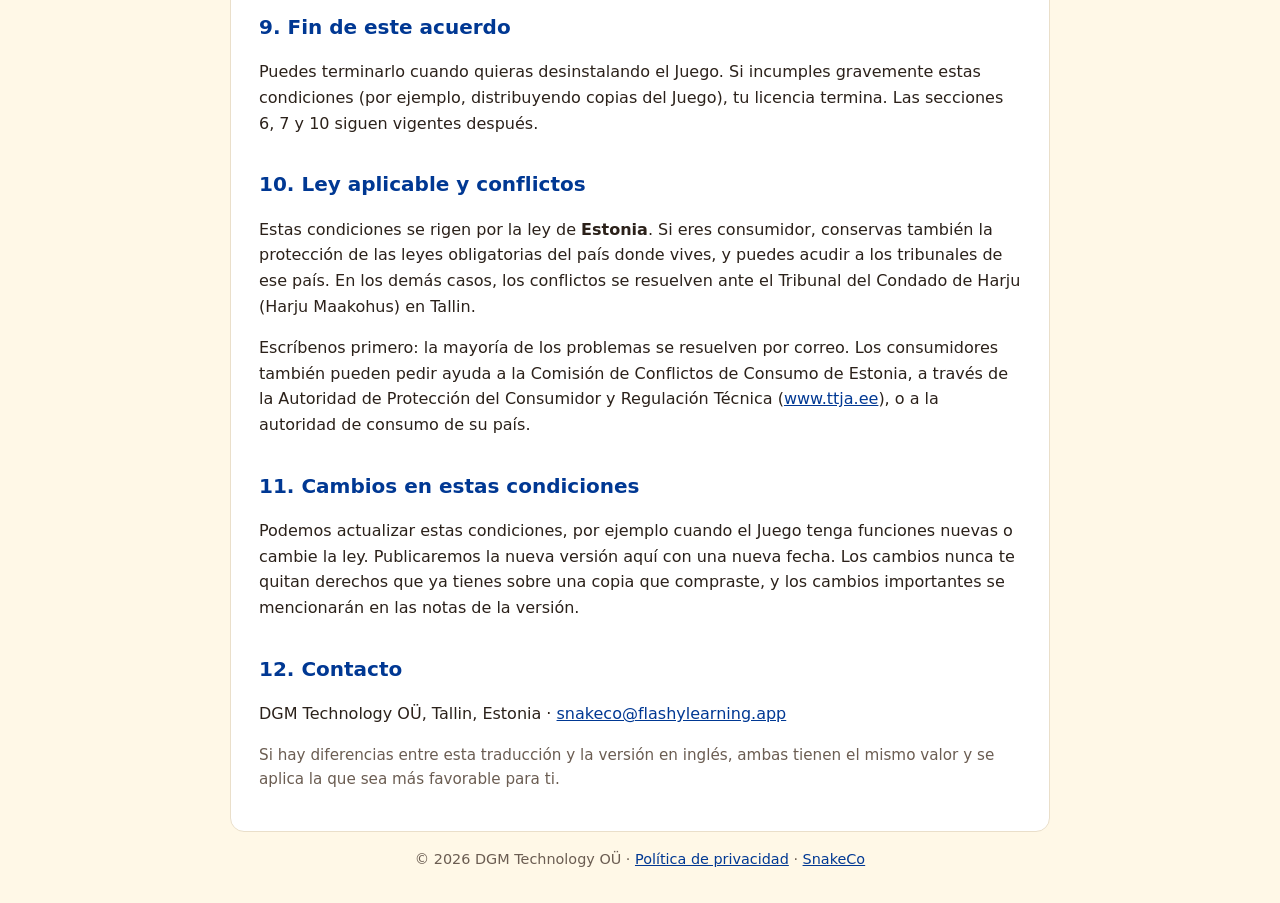
<file: es/terms.html>
<!doctype html>
<html lang="es">
<head>
  <meta charset="utf-8">
  <meta name="viewport" content="width=device-width, initial-scale=1">
  <title>SnakeCo: Condiciones de uso</title>
  <meta name="description" content="Condiciones de uso de SnakeCo, el juego de la culebrita con sabor colombiano de DGM Technology OÜ.">
  <link rel="stylesheet" href="../style.css">
</head>
<body>
<div class="flag"></div>
<main>
  <nav class="lang"><a href="../en/terms.html" hreflang="en">English</a> · <strong>Español</strong></nav>
  <h1>Condiciones de uso de SnakeCo</h1>
  <p class="meta">Vigentes desde: 19 de noviembre de 2026 (versión anterior: 24 de octubre de 2026) · Se aplican a la app SnakeCo para Android (versión 1.0 y posteriores)</p>

  <div class="summary">
    <strong>En resumen:</strong> compras SnakeCo una vez en Google Play y puedes jugarlo en tus propios dispositivos. Los
    pagos y reembolsos los gestiona Google Play. El juego, su arte y sus voces son nuestros. Tus derechos legales como
    consumidor siempre se aplican, digan lo que digan estas condiciones.
  </div>

  <h2>1. Quiénes somos y qué cubren estas condiciones</h2>
  <p>SnakeCo (el "Juego") es creado y publicado por <strong>DGM Technology OÜ</strong>, Tallin, Estonia ("nosotros").
    Estas condiciones son el acuerdo entre tú y nosotros sobre el uso del Juego. Al instalarlo o jugarlo las aceptas.
    Las <a href="https://play.google.com/about/play-terms/?hl=es">Condiciones de Servicio de Google Play</a> también se
    aplican a tu compra y descarga, y nuestra <a href="privacy.html">Política de privacidad</a> explica cómo se tratan
    los datos.</p>
  <p>Si eres menor de edad en tu país, lee estas condiciones con tu madre, padre o tutor.</p>

  <h2>2. Tu licencia para jugar</h2>
  <p>Cuando obtienes el Juego en Google Play, te damos una licencia personal, no exclusiva e intransferible para
    instalarlo y jugarlo sin fines comerciales en dispositivos Android que te pertenezcan o que controles, según lo que
    permita Google Play (incluida la Biblioteca familiar de Google Play, donde exista). No puedes:</p>
  <ul>
    <li>copiar, vender, alquilar, compartir ni redistribuir el Juego ni una versión modificada;</li>
    <li>extraer, reutilizar o publicar sus imágenes, sonidos, clips de voz u otro contenido fuera del Juego;</li>
    <li>quitar o saltarte su verificación de compra, ni descompilarlo o aplicarle ingeniería inversa, salvo cuando la ley
      lo permita expresamente.</li>
  </ul>
  <p>El Juego se concede bajo licencia, no se vende: conservamos todos los derechos que no te damos expresamente.</p>

  <h2>3. Precio, pago y reembolsos</h2>
  <ul>
    <li>El Juego se vende en Google Play al precio que se muestra allí, con los impuestos que Google aplique en tu país.
      <strong>Google Play procesa el pago</strong>; nosotros nunca vemos tus datos de pago.</li>
    <li>Los <strong>reembolsos</strong> se piden a Google Play y siguen las
      <a href="https://support.google.com/googleplay/answer/2479637?hl=es">políticas de reembolso de Google Play</a>. Si
      tienes un problema con tu compra, también puedes escribirnos; te ayudaremos en lo que podamos.</li>
    <li><strong>Derecho de desistimiento (UE/EEE):</strong> el Juego es contenido digital que se entrega de inmediato. Al
      comprarlo, Google Play te pide aceptar que la descarga empiece enseguida; al hacerlo pierdes el derecho de
      desistimiento de 14 días una vez iniciada la descarga. Esto no afecta tu derecho a un Juego que funcione
      (sección 7).</li>
    <li>El precio es el mismo para todos en un país en un momento dado; podemos cambiarlo en el futuro. Un cambio nunca te
      hace pagar otra vez por una copia que ya compraste.</li>
  </ul>

  <h2>4. Compradores tempranos y anuncios</h2>
  <p>La versión actual de SnakeCo <strong>no tiene anuncios</strong>. En el futuro podríamos decidir ofrecer el Juego
    gratis con anuncios. Si lo hacemos:</p>
  <ul>
    <li><strong>Quienes compraron el Juego mientras era de pago seguirán jugando sin anuncios.</strong> El Juego los
      reconoce por la confirmación de compra de Google Play que guarda en el dispositivo y en la copia de seguridad de
      Google de cada jugador (ver nuestra Política de privacidad). Para que funcione, abre el Juego al menos una vez
      mientras todavía se venda como app de pago.</li>
    <li>Si el Juego no encuentra tu confirmación (por ejemplo, en un teléfono nuevo con las copias de seguridad
      desactivadas), escribe a <a href="mailto:snakeco@flashylearning.app">snakeco@flashylearning.app</a> con tu número
      de pedido de Google Play (empieza por "GPA."). Cuando confirmemos en Google Play que la compra se hizo antes del
      cambio y no fue reembolsada, te daremos una forma gratuita de quitar los anuncios, como un código promocional de
      Google Play para la opción "Quitar anuncios".</li>
    <li>Esto no se aplica a compras reembolsadas o canceladas, ni a copias que no se obtuvieron en Google Play.</li>
  </ul>
  <p>Anunciaremos un cambio así en la ficha del Juego en Google Play y actualizaremos estas condiciones antes de que
    ocurra. No prometemos que el Juego vaya a cambiar de esta forma.</p>

  <h2>5. Actualizaciones y disponibilidad</h2>
  <p>El Juego funciona sin conexión. Podemos publicar actualizaciones que corrijan problemas, añadan escenarios o cambien
    funciones; algunas pueden ser necesarias para que siga funcionando en versiones nuevas de Android. Los escenarios
    marcados como "muy pronto" son planes, no parte de lo que compras hoy. Normalmente Google Play permite a quienes
    compraron volver a descargar el Juego en sus dispositivos. No podemos garantizar que funcione en todos los
    dispositivos o versiones de Android futuros.</p>

  <h2>6. Contenido, arte y créditos</h2>
  <ul>
    <li>El Juego, su código, diseño, personajes, textos, música, sonidos y el nombre y logo de SnakeCo pertenecen a
      DGM Technology OÜ.</li>
    <li>Las imágenes de las comidas, los obstáculos, los paisajes, las sorpresas, La Culebrita y varias poses de la
      mascota fueron <strong>generadas con inteligencia artificial</strong> (OpenAI) para SnakeCo y luego seleccionadas
      y editadas por nosotros. La mascota con sombrero vueltiao se redibujó como dibujo vectorial a partir de un boceto
      hecho con IA. Los videos de la historia se hicieron con imágenes generadas con IA animadas con <strong>video de
      IA</strong> (Runway). Las reacciones de voz en español y el sonido de los videos de la historia se
      <strong>generaron con audio de IA</strong> (Runway). Los sonidos, la música del juego y la música de salsa de las
      sorpresas son originales y los sintetizamos nosotros con código, sin muestras ni grabaciones de terceros.</li>
    <li>Las comidas y los lugares colombianos aparecen como parte de la cultura de Colombia. SnakeCo no tiene relación
      con ninguna marca, empresa, ciudad o gobierno, ni está patrocinado o respaldado por ellos.</li>
    <li>El Juego usa partes de la License Verification Library de Google bajo la
      <a href="https://www.apache.org/licenses/LICENSE-2.0">Licencia Apache 2.0</a>.</li>
  </ul>

  <h2>7. Nuestra responsabilidad</h2>
  <ul>
    <li><strong>Primero tus derechos de consumidor.</strong> Si eres consumidor en la UE/EEE, tienes derechos legales si
      el Juego no funciona como se describe (por ejemplo, que se corrija o, si no es posible, una rebaja del precio o un
      reembolso). Nada en estas condiciones limita esos derechos ni otros que te dé la ley de tu país.</li>
    <li>Aparte de esos derechos, el Juego se ofrece tal como es. Trabajamos para que no tenga errores, pero no podemos
      prometer que nunca tendrá fallos o interrupciones.</li>
    <li>Respondemos plenamente por los daños que causemos con intención o por negligencia grave, y por la muerte o las
      lesiones causadas por nuestra negligencia. En los demás casos, en la medida en que la ley lo permita, nuestra
      responsabilidad total ante ti se limita al precio que pagaste por el Juego, y no respondemos por pérdidas indirectas
      como la pérdida de puntajes o datos en tu dispositivo.</li>
  </ul>

  <h2>8. Juega con cuidado</h2>
  <p>Toma descansos con regularidad. El Juego tiene colores en movimiento y efectos visuales rápidos; si tú o alguien de
    tu familia ha tenido convulsiones o epilepsia, consulta a un médico antes de jugar. No juegues cuando necesites
    prestar atención a tu entorno, por ejemplo al caminar o al conducir.</p>

  <h2>9. Fin de este acuerdo</h2>
  <p>Puedes terminarlo cuando quieras desinstalando el Juego. Si incumples gravemente estas condiciones (por ejemplo,
    distribuyendo copias del Juego), tu licencia termina. Las secciones 6, 7 y 10 siguen vigentes después.</p>

  <h2>10. Ley aplicable y conflictos</h2>
  <p>Estas condiciones se rigen por la ley de <strong>Estonia</strong>. Si eres consumidor, conservas también la
    protección de las leyes obligatorias del país donde vives, y puedes acudir a los tribunales de ese país. En los demás
    casos, los conflictos se resuelven ante el Tribunal del Condado de Harju (Harju Maakohus) en Tallin.</p>
  <p>Escríbenos primero: la mayoría de los problemas se resuelven por correo. Los consumidores también pueden pedir ayuda
    a la Comisión de Conflictos de Consumo de Estonia, a través de la Autoridad de Protección del Consumidor y Regulación
    Técnica (<a href="https://www.ttja.ee/en">www.ttja.ee</a>), o a la autoridad de consumo de su país.</p>

  <h2>11. Cambios en estas condiciones</h2>
  <p>Podemos actualizar estas condiciones, por ejemplo cuando el Juego tenga funciones nuevas o cambie la ley.
    Publicaremos la nueva versión aquí con una nueva fecha. Los cambios nunca te quitan derechos que ya tienes sobre una
    copia que compraste, y los cambios importantes se mencionarán en las notas de la versión.</p>

  <h2>12. Contacto</h2>
  <p>DGM Technology OÜ, Tallin, Estonia · <a href="mailto:snakeco@flashylearning.app">snakeco@flashylearning.app</a></p>
  <p class="meta">Si hay diferencias entre esta traducción y la versión en inglés, ambas tienen el mismo valor y se
    aplica la que sea más favorable para ti.</p>
</main>
<footer>© 2026 DGM Technology OÜ · <a href="privacy.html">Política de privacidad</a> · <a href="../index.html">SnakeCo</a></footer>
</body>
</html>
</file>
<file: landing.css>
/* SnakeCo landing pages (/, /es/). Plain CSS, no external fonts, no trackers. */
:root {
  color-scheme: light dark;
  --bg: #fff8e7;
  --card: #ffffff;
  --soft: #fff3c4;
  --ink: #2b211a;
  --muted: #6b5d52;
  --blue: #003893;
  --blue-ink: #ffffff;
  --red: #b3141f;
  --yellow: #fcd116;
  --green: #2e7d32;
  --line: #eadfca;
  --shadow: 0 6px 20px rgba(60, 40, 10, .12);
  --xmas-bg: #13233f;
  --xmas-ink: #fff8e7;
}
@media (prefers-color-scheme: dark) {
  :root {
    --bg: #1d1712;
    --card: #2b231b;
    --soft: #3a2f1c;
    --ink: #f3ece4;
    --muted: #c9bcae;
    --blue: #8fb3ff;
    --blue-ink: #10203f;
    --red: #ff8f8f;
    --green: #8fd694;
    --line: #463a2e;
    --shadow: 0 6px 20px rgba(0, 0, 0, .35);
    --xmas-bg: #0d1830;
  }
}
* { box-sizing: border-box; }
html { scroll-behavior: smooth; }
@media (prefers-reduced-motion: reduce) { html { scroll-behavior: auto; } }
body {
  margin: 0;
  background: var(--bg);
  color: var(--ink);
  font: 17px/1.6 system-ui, -apple-system, "Segoe UI", Roboto, "Helvetica Neue", Arial, sans-serif;
}
img, video { max-width: 100%; height: auto; display: block; }
a { color: var(--blue); }
a:focus-visible, summary:focus-visible, .play:focus-visible { outline: 3px solid var(--yellow); outline-offset: 3px; }
.skip { position: absolute; left: -999px; top: 8px; background: var(--card); padding: 8px 12px; border-radius: 8px; z-index: 10; }
.skip:focus { left: 8px; }
.flag { height: 8px; background: linear-gradient(to bottom, var(--yellow) 0 50%, #003893 50% 75%, #ce1126 75%); }
.wrap { max-width: 1080px; margin: 0 auto; padding: 0 16px; }

/* Top bar */
.top { display: flex; align-items: center; justify-content: space-between; gap: 12px; padding: 12px 0; }
.brand { display: flex; align-items: center; gap: 10px; font-weight: 800; font-size: 1.2rem; color: var(--blue); text-decoration: none; }
.brand img { width: 40px; height: 40px; border-radius: 10px; }
.lang { font-size: .95rem; }
.lang a, .lang strong { padding: 4px 6px; }

/* Hero */
.hero { display: grid; grid-template-columns: 1.15fr .85fr; gap: 24px; align-items: center; padding: 16px 0 32px; }
.hero h1 { font-size: clamp(2.2rem, 6vw, 3.6rem); line-height: 1.05; margin: 0 0 .25em; color: var(--blue); letter-spacing: -.01em; }
.hero h1 span { display: block; font-size: .42em; color: var(--red); letter-spacing: 0; margin-top: .35em; }
.lead { font-size: 1.15rem; margin: 0 0 1em; }
.chips { display: flex; flex-wrap: wrap; gap: 8px; padding: 0; margin: 0 0 20px; list-style: none; }
.chips li { background: var(--soft); border: 1px solid var(--line); border-radius: 999px; padding: 3px 12px; font-weight: 600; font-size: .95rem; }
.cta { display: flex; flex-wrap: wrap; align-items: center; gap: 12px 16px; }
.play {
  display: inline-flex; align-items: center; gap: 10px; background: #000; color: #fff; text-decoration: none;
  border-radius: 12px; padding: 10px 18px 10px 14px; border: 1px solid #5f5f5f; line-height: 1.15;
}
.play svg { flex: none; }
.play small { display: block; font-size: .72rem; letter-spacing: .02em; }
.play b { display: block; font-size: 1.25rem; font-weight: 600; }
.price { color: var(--muted); font-size: .95rem; }
.hero-art { position: relative; }
.hero-art .phone { width: min(280px, 70%); margin-left: auto; border-radius: 28px; border: 8px solid #2b211a; box-shadow: var(--shadow); }
.hero-art .mascot { position: absolute; left: 0; bottom: -10px; width: min(220px, 52%); filter: drop-shadow(0 6px 10px rgba(0,0,0,.18)); }

/* Sections */
section { padding: 36px 0; }
section h2 { font-size: clamp(1.5rem, 3.5vw, 2rem); color: var(--blue); margin: 0 0 .4em; line-height: 1.2; }
.sub { color: var(--muted); margin: 0 0 1.4em; max-width: 46em; }
.card { background: var(--card); border: 1px solid var(--line); border-radius: 16px; padding: 20px; box-shadow: var(--shadow); }
.features { display: grid; grid-template-columns: repeat(2, 1fr); gap: 16px; }
.features h3 { margin: 0 0 .3em; font-size: 1.2rem; }
.features p { margin: 0 0 .8em; }
.places { display: grid; grid-template-columns: repeat(7, 1fr); gap: 6px; padding: 0; margin: 0; list-style: none; }
.places li { font-size: .72rem; text-align: center; color: var(--muted); line-height: 1.25; }
.places img { border-radius: 10px; margin-bottom: 4px; aspect-ratio: 1; object-fit: cover; width: 100%; }
.foods { display: flex; flex-wrap: wrap; gap: 6px; }
.foods img { width: 48px; height: 48px; }
.stories { display: grid; grid-template-columns: repeat(4, 1fr); gap: 6px; }
.stories img { border-radius: 10px; aspect-ratio: 9 / 16; object-fit: cover; width: 100%; }
.badges { display: grid; grid-template-columns: repeat(2, 1fr); gap: 8px; padding: 0; margin: 0; list-style: none; }
.badges li { background: var(--soft); border-radius: 10px; padding: 8px 10px; font-weight: 600; }
.badges li::before { content: "✓ "; color: var(--green); }

/* Screens */
.shots { display: grid; grid-auto-flow: column; grid-auto-columns: minmax(170px, 1fr); gap: 14px; overflow-x: auto;
  padding: 4px 4px 14px; scroll-snap-type: x mandatory; overscroll-behavior-x: contain; }
.shots figure { margin: 0; scroll-snap-align: start; }
.shots img { border-radius: 18px; border: 5px solid #2b211a; aspect-ratio: 9 / 16; width: 100%; object-fit: cover; }
.shots figcaption { font-size: .9rem; color: var(--muted); text-align: center; margin-top: 6px; }
.video { display: grid; grid-template-columns: 260px 1fr; gap: 20px; align-items: center; margin-top: 24px; }
.video video { border-radius: 18px; background: #000; width: 100%; aspect-ratio: 9 / 16; }
.video p { margin: 0 0 .6em; }

/* Christmas 2026 (remove on 6 Jan 2027: delete the XMAS-2026 blocks in the HTML and this part) */
.xmas { background: var(--xmas-bg); color: var(--xmas-ink); border-radius: 20px; padding: 24px; display: grid;
  grid-template-columns: 1fr 1.2fr; gap: 24px; align-items: center; overflow: hidden;
  background-image: radial-gradient(circle at 10% 0, rgba(252, 209, 22, .18), transparent 40%),
                    radial-gradient(circle at 90% 100%, rgba(206, 17, 38, .25), transparent 45%); }
.xmas h2 { color: #ffd84d; }
.xmas a { color: #ffd84d; }
.xmas .banner { border-radius: 14px; }
.xmas .sale { display: inline-block; background: #ce1126; color: #fff; border-radius: 10px; padding: 6px 12px; font-weight: 700; }
.xmas ul { padding-left: 1.2em; margin: .6em 0 1em; }
/* end Christmas 2026 */

/* FAQ */
.faq details { background: var(--card); border: 1px solid var(--line); border-radius: 12px; padding: 0 16px; margin-bottom: 10px; }
.faq summary { cursor: pointer; font-weight: 700; padding: 14px 0; list-style: none; display: flex; gap: 10px; }
.faq summary::-webkit-details-marker { display: none; }
.faq summary::before { content: "+"; color: var(--blue); font-weight: 800; width: 1em; flex: none; }
.faq details[open] summary::before { content: "−"; }
.faq details p { margin: 0 0 14px; }

.press { display: flex; gap: 16px; align-items: center; }
.press img { width: 120px; flex: none; }

footer { border-top: 1px solid var(--line); margin-top: 24px; padding: 20px 0 32px; color: var(--muted); font-size: .92rem; }
footer nav { display: flex; flex-wrap: wrap; gap: 6px 16px; margin-bottom: 10px; }
.ai { font-size: .85rem; }

@media (max-width: 800px) {
  .hero { grid-template-columns: 1fr; }
  .hero-art { max-width: 380px; margin: 0 auto; }
  .features { grid-template-columns: 1fr; }
  .xmas { grid-template-columns: 1fr; padding: 20px 16px; }
  .video { grid-template-columns: 1fr; }
  .video video { max-width: 260px; margin: 0 auto; }
}
@media (max-width: 480px) {
  body { font-size: 16px; }
  .places { grid-template-columns: repeat(4, 1fr); }
  .shots { grid-auto-columns: 62%; }
  .press { flex-direction: column; align-items: flex-start; }
  .top .brand span { display: none; }
}
</file>
<file: style.css>
:root {
  --bg: #fff8e7;
  --card: #ffffff;
  --ink: #2b211a;
  --muted: #6b5d52;
  --blue: #003893;
  --red: #b3141f;
  --yellow: #fcd116;
  --box: #fff3c4;
  --line: #eadfca;
}
@media (prefers-color-scheme: dark) {
  :root {
    --bg: #241c16;
    --card: #33291f;
    --ink: #f3ece4;
    --muted: #c9bcae;
    --blue: #8fb3ff;
    --red: #ff8f8f;
    --box: #43361f;
    --line: #4a3d31;
  }
}
* { box-sizing: border-box; }
body {
  margin: 0;
  padding: 0 16px 32px;
  background: var(--bg);
  color: var(--ink);
  font: 16px/1.6 system-ui, -apple-system, "Segoe UI", Roboto, "Helvetica Neue", Arial, sans-serif;
}
.flag { height: 8px; margin: 0 -16px; background: linear-gradient(to bottom, var(--yellow) 0 50%, #003893 50% 75%, #ce1126 75%); }
main {
  max-width: 820px;
  margin: 24px auto 0;
  background: var(--card);
  padding: 24px 28px;
  border-radius: 14px;
  border: 1px solid var(--line);
}
nav.lang { text-align: right; font-size: 0.95rem; }
h1 { color: var(--blue); margin: 0.2em 0 0.1em; line-height: 1.2; }
h2 { color: var(--blue); margin-top: 1.6em; font-size: 1.25rem; }
h3 { margin-top: 1.2em; font-size: 1.05rem; }
.meta { color: var(--muted); font-size: 0.95rem; margin-top: 0; }
a { color: var(--blue); }
ul { padding-left: 1.3em; }
li { margin: 0.3em 0; }
.summary, .later {
  border-radius: 10px;
  padding: 12px 16px;
  margin: 1.2em 0;
}
.summary { background: var(--box); }
.later { border: 2px dashed var(--red); }
.later .tag {
  display: inline-block;
  background: var(--red);
  color: #fff;
  border-radius: 6px;
  padding: 1px 8px;
  font-size: 0.85rem;
  font-weight: 700;
}
@media (prefers-color-scheme: dark) { .later .tag { color: #241c16; } }
table { border-collapse: collapse; width: 100%; font-size: 0.95rem; }
th, td { border: 1px solid var(--line); padding: 6px 8px; text-align: left; vertical-align: top; }
footer { max-width: 820px; margin: 16px auto 0; color: var(--muted); font-size: 0.9rem; text-align: center; }
@media (max-width: 520px) { main { padding: 18px 16px; } }
</file>
